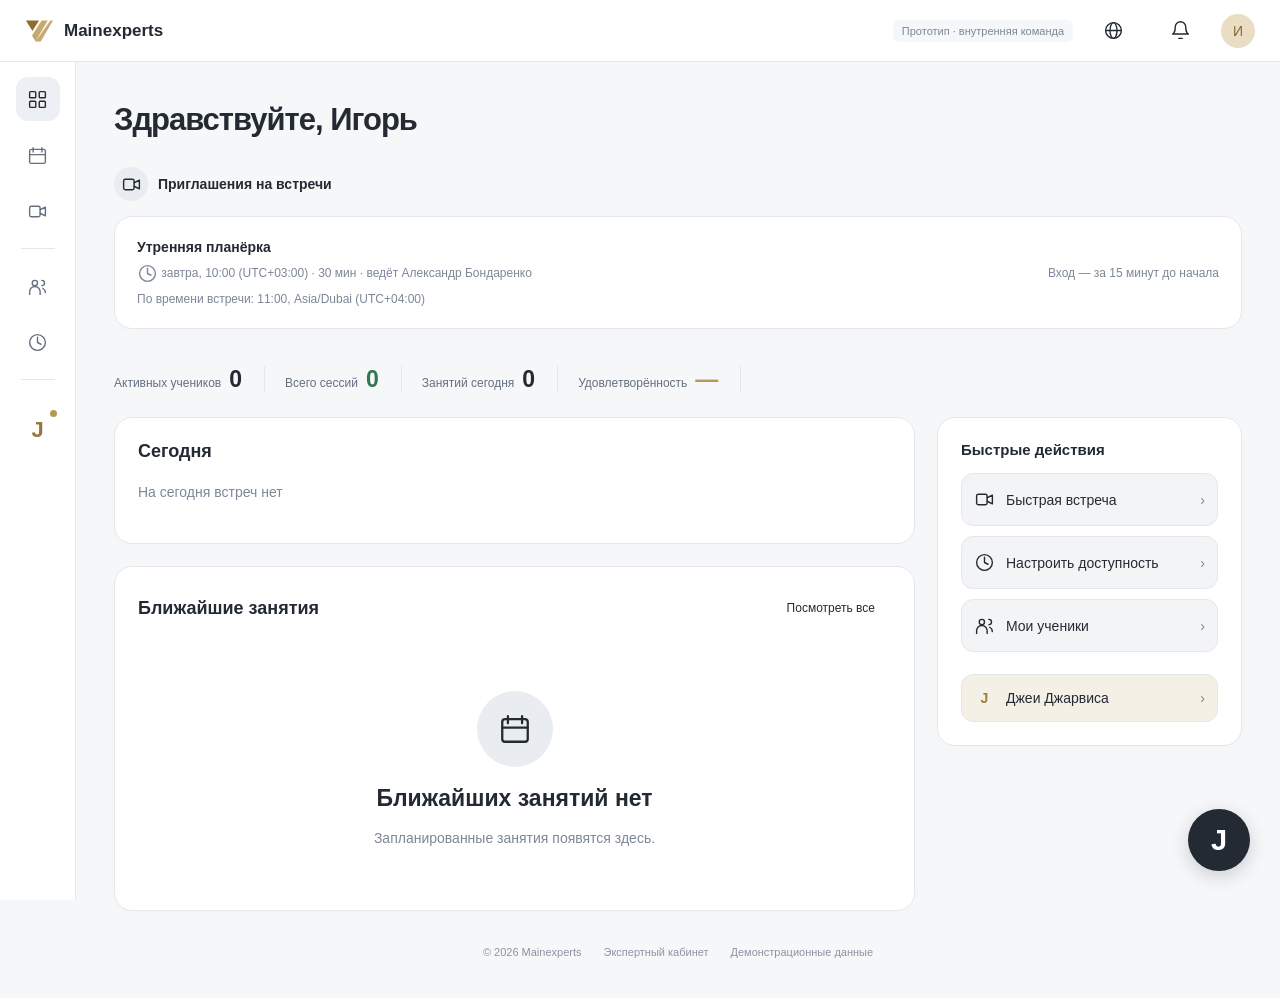
<file: jarvis/index.html>
<!doctype html><html lang="ru"><head><meta charset="utf-8"><meta name="viewport" content="width=device-width,initial-scale=1"><meta name="robots" content="noindex"><title>Джеи Джарвиса — MainExperts</title><style>
:root{--ink:#242a33;--muted:#7d8797;--gold:#b69855;--line:#e4e7ec;--bg:#f6f7f9;--green:#267653}*{box-sizing:border-box}body{margin:0;background:var(--bg);color:var(--ink);font:14px -apple-system,BlinkMacSystemFont,'Segoe UI',Arial,sans-serif}button,input,textarea,select{font:inherit}button,a,input,textarea,select{-webkit-tap-highlight-color:transparent}button{cursor:pointer}button{border:1px solid var(--line);background:white;color:var(--ink);border-radius:11px;padding:11px 16px;transition:.15s}button:hover{background:#f0f1f3}button:disabled{opacity:.5;cursor:wait}button:focus-visible,a:focus-visible{outline:3px solid #c5ac73;outline-offset:3px}.primary{background:var(--ink);border-color:var(--ink);color:white}.primary:hover{background:#3b4350}.gold{background:#f2ecdf;border-color:#e7dcc3;color:#80632b}.ghost{border:0;background:transparent}.icon{width:21px;height:21px;vertical-align:middle;fill:none;stroke:currentColor;stroke-width:1.6;stroke-linecap:round;stroke-linejoin:round}.top{height:62px;border-bottom:1px solid var(--line);background:white;position:sticky;top:0;z-index:3;display:flex;align-items:center;justify-content:space-between;padding:0 25px}.brand{display:flex;gap:11px;align-items:center;font-size:17px;font-weight:650}.brand svg{width:28px;height:28px}.topright{display:flex;gap:14px;align-items:center}.avatar{border:0;background:#e9dec3;border-radius:50%;width:34px;height:34px;padding:0;color:#856a34}.demolabel{font-size:11px;color:var(--muted);padding:5px 9px;background:var(--bg);border-radius:6px}.sidebar{width:76px;position:fixed;top:62px;bottom:0;background:white;border-right:1px solid var(--line);display:flex;align-items:center;flex-direction:column;padding:15px 0;gap:12px;z-index:3}.navbtn{border:0;width:44px;height:44px;padding:10px;background:transparent;position:relative;border-radius:12px;color:#627080}.navbtn.active{background:#eceff3;color:var(--ink)}.navbtn.jnav{margin-top:12px;font-size:22px;font-weight:700;color:#96783b}.navbtn.jnav.active{background:#f1e9d8}.navbtn .dot{position:absolute;top:3px;right:3px;width:7px;height:7px;background:#b69855;border-radius:50%}.sep{height:1px;background:var(--line);width:34px;margin:3px 0}.navbtn:after{content:attr(aria-label);display:none;position:absolute;left:55px;top:8px;white-space:nowrap;background:#242a33;color:white;padding:9px 12px;border-radius:8px;font-size:12px;font-weight:400}.navbtn:hover:after{display:block}main{margin-left:76px;padding:40px 38px;min-height:calc(100vh - 62px)}h1{font-size:31px;letter-spacing:-1px;margin:0 0 9px}h2{font-size:18px;margin:0}h3{font-size:15px;margin:0}.muted{color:var(--muted)}.small{font-size:12px}.sectiontitle{margin:29px 0 15px;display:flex;align-items:center;gap:10px;font-weight:600}.circle{width:34px;height:34px;display:inline-grid;place-items:center;background:#e9ecf0;border-radius:50%}.card{background:white;border:1px solid var(--line);border-radius:18px;padding:23px;box-shadow:0 4px 14px #14243503}.meeting{display:flex;align-items:center;justify-content:space-between;padding:22px}.meeting p{margin:8px 0 0}.stats{display:flex;gap:20px;flex-wrap:wrap;margin:37px 0 24px;color:#647081;font-size:12px}.stats span{border-right:1px solid var(--line);padding-right:22px}.stats strong{font-size:23px;margin-left:8px;color:var(--ink)}.dashboardgrid{display:grid;grid-template-columns:minmax(0,1fr) 305px;gap:22px}.today{height:127px}.today p{margin-top:22px}.upcoming{min-height:345px;margin-top:22px}.cardhead{display:flex;align-items:center;justify-content:space-between}.empty{display:flex;align-items:center;justify-content:center;flex-direction:column;text-align:center;gap:18px;padding:65px 0 35px}.empty .circle{width:76px;height:76px}.empty .icon{width:34px;height:34px}.empty h2{font-size:23px}.empty p{margin:0}.quick{height:max-content}.quick h3{margin-bottom:15px}.quick button{display:flex;align-items:center;gap:11px;text-align:left;width:100%;background:#f3f4f6;margin:10px 0 0;padding:15px 12px;border-radius:12px}.quick button .arrow{margin-left:auto;color:var(--muted)}.foot{font-size:11px;color:#8c94a1;display:flex;gap:22px;justify-content:center;margin:35px 0 0;flex-wrap:wrap}.jfab{position:fixed;bottom:29px;right:30px;background:#242a33;color:white;border-radius:50%;width:62px;height:62px;padding:0;font-size:29px;font-weight:650;border:0;box-shadow:0 5px 18px #16212d30;z-index:6}.jfab:hover{background:#414955;transform:translateY(-2px)}.jfab:before{content:'Джейнуть Джарвису';position:absolute;right:75px;top:15px;font-size:12px;font-weight:500;color:var(--ink);background:white;padding:10px 15px;white-space:nowrap;border:1px solid var(--line);border-radius:9px;opacity:0;pointer-events:none}.jfab:hover:before{opacity:1}.intro{display:flex;justify-content:space-between;align-items:flex-start;gap:15px;margin-bottom:24px}.intro p{margin:0;line-height:1.6}.eyebrow{font-size:11px;letter-spacing:1.5px;color:#a38951;font-weight:600;margin-bottom:10px}.toolbar{display:flex;align-items:center;gap:12px;padding:13px;margin-bottom:19px}.toolbar input{flex:1;min-width:80px;border:0;padding:10px;background:transparent;outline:none}.toolbar select{border:1px solid var(--line);border-radius:9px;padding:10px;background:white;max-width:190px}.jlayout{display:grid;grid-template-columns:390px minmax(0,1fr);gap:20px;align-items:start}.jlist{display:flex;flex-direction:column;gap:10px}.jitem{text-align:left;padding:19px;width:100%;border-radius:15px}.jitem.selected{border-color:#bd9d58;box-shadow:0 0 0 1px #bd9d58;background:#fffcf5}.jitem h3{line-height:1.45;margin:10px 0 13px}.row{display:flex;align-items:center;justify-content:space-between;gap:12px}.jid{color:#a1874e;font-size:12px;font-weight:650}.tag{font-size:11px;font-weight:600;padding:6px 9px;border-radius:7px;background:#eff1f5;color:#60708a;display:inline-block}.tag.green{background:#e8f3ed;color:#287152}.tag.gold{background:#f8efd9;color:#907126}.tag.blue{background:#eaf0fa;color:#516f9c}.details{padding:28px}.details h2{font-size:24px;line-height:1.3;margin:20px 0 15px;letter-spacing:-.4px}.details .desc{line-height:1.75;white-space:pre-wrap}.context{display:flex;flex-wrap:wrap;gap:8px;color:var(--muted);font-size:12px;margin-bottom:24px}.detailsection{border-top:1px solid var(--line);padding-top:22px;margin-top:24px}.timeline{margin-top:20px}.event{position:relative;margin-left:5px;padding:0 0 23px 23px;border-left:1px solid var(--line);line-height:1.5}.event:before{content:'';position:absolute;left:-4px;top:6px;width:7px;height:7px;border-radius:50%;background:#b69855}.event small{display:block;color:var(--muted);margin-bottom:3px}.detailactions{display:flex;gap:9px;flex-wrap:wrap;margin-top:17px}.detailimg{width:100%;max-height:190px;object-fit:contain;object-position:left;border:1px solid var(--line);border-radius:10px;background:#f6f7f9;cursor:zoom-in}.notice{background:#f5f2ea;border:1px solid #e8dfcb;padding:14px 16px;border-radius:11px;font-size:12px;line-height:1.6;color:#7a6946;margin:0 0 20px}.overlay{position:fixed;inset:0;background:#17202c55;backdrop-filter:blur(4px);z-index:10;display:grid;place-items:center;padding:22px}.overlay[hidden],[hidden]{display:none!important}.modal{background:white;border-radius:23px;width:min(900px,100%);max-height:calc(100dvh - 44px);overflow:auto;box-shadow:0 25px 90px #15202c3d;position:relative}.modalheader{display:flex;justify-content:space-between;align-items:flex-start;padding:26px 28px 22px;border-bottom:1px solid var(--line)}.modalheader h2{font-size:25px;letter-spacing:-.7px}.modalheader p{margin:8px 0 0;color:var(--muted);font-size:13px}.jmark{display:grid;place-items:center;width:42px;height:42px;border-radius:12px;background:#f2ecdf;color:#9b7e40;font-size:26px;font-weight:700;margin-right:14px}.close{padding:5px 9px;font-size:24px;line-height:1.1;border:0;background:transparent;color:#8b94a2}.modalbody{padding:25px 28px;display:grid;grid-template-columns:1fr 1fr;gap:25px}.preview{background:var(--bg);border:1px solid var(--line);border-radius:12px;min-height:200px;display:grid;place-items:center;overflow:hidden;position:relative}.preview img{width:100%;max-height:245px;object-fit:contain;cursor:zoom-in}.preview .muted{padding:25px;text-align:center;font-size:12px;line-height:1.7}.previewbar{display:flex;justify-content:space-between;align-items:center;margin-bottom:12px}.previewtools{display:flex;gap:8px;margin-top:10px}.previewtools button{font-size:11px;padding:8px 10px}.screeninfo{margin-top:17px;font-size:12px;line-height:1.8;color:var(--muted)}.tabs{display:flex;padding:4px;background:#f2f3f5;border-radius:11px;margin-bottom:15px}.tabs button{width:50%;border:0;background:transparent;padding:9px;border-radius:8px;color:var(--muted)}.tabs button.active{background:white;color:var(--ink);box-shadow:0 2px 5px #00000008}.fieldlabel{font-weight:600;font-size:12px;display:block;margin:15px 0 9px}textarea{width:100%;min-height:166px;resize:vertical;border:1px solid var(--line);border-radius:11px;padding:14px;line-height:1.6;outline-color:#b69855;color:var(--ink)}.recbox{border:1px dashed #d6dbe3;border-radius:12px;display:flex;align-items:center;flex-direction:column;padding:22px;gap:12px;text-align:center;margin-bottom:12px}.mic{border-radius:50%;width:54px;height:54px;padding:15px;background:#f1e9d8;color:#987a39;border:0}.mic.recording{background:#fae2e1;color:#ad4f49;animation:pulse 1.4s infinite}@keyframes pulse{50%{box-shadow:0 0 0 9px #fae2e177}}.recbox audio{width:100%;height:35px}.formbottom{display:flex;justify-content:space-between;gap:15px;align-items:center;padding:20px 28px;border-top:1px solid var(--line);background:#fcfcfd;border-radius:0 0 23px 23px}.formbottom .primary{min-width:145px}.error{color:#aa4238;line-height:1.5;font-size:12px;margin-top:10px}.toast{position:fixed;bottom:35px;left:50%;transform:translateX(-50%);background:white;box-shadow:0 10px 40px #17203130;border:1px solid #dbe5dc;border-radius:14px;padding:15px 20px;z-index:30;display:flex;align-items:center;gap:17px;max-width:90vw}.toast strong{display:block;margin-bottom:4px}.toast .ok{width:32px;height:32px;border-radius:50%;background:#e8f3ed;color:#267653;display:grid;place-items:center}.toast button{font-size:12px;padding:8px 10px}.zoom img{max-width:95vw;max-height:88dvh;object-fit:contain;border-radius:12px}.zoom .close{position:fixed;top:15px;right:20px;color:white;font-size:32px}.meetinglist{display:grid;gap:15px}.commentform{margin-top:15px;display:flex;gap:9px}.commentform input{flex:1;min-width:0;border:1px solid var(--line);padding:12px;border-radius:9px}.recordstatus{font-size:12px;color:var(--muted);line-height:1.5}.modal .hint{font-size:11px;line-height:1.6;color:var(--muted)}.mobilehead{display:none}.badgecount{background:#e8dec6;border-radius:20px;padding:3px 7px;font-size:10px;margin-left:5px}.emptylist{padding:40px 20px;text-align:center;color:var(--muted);line-height:1.7}
@media(min-width:1600px){main{padding:44px 50px}.upcoming{min-height:420px}}@media(max-width:1100px){.jlayout{grid-template-columns:320px minmax(0,1fr)}.dashboardgrid{grid-template-columns:minmax(0,1fr) 260px}main{padding:30px 24px}.details{padding:20px}}@media(max-width:800px){.sidebar{width:58px}.navbtn{width:40px;height:40px}.navbtn:after{left:48px}main{margin-left:58px;padding:26px 17px}.dashboardgrid{grid-template-columns:1fr}.quick{display:none}.stats{gap:14px}.stats span{padding-right:13px}.jlayout{grid-template-columns:1fr}.details{margin-top:4px}.jitem{padding:14px}.jlist{max-height:300px;overflow:auto;padding:2px}.modalbody{grid-template-columns:1fr;gap:20px}.modalheader{padding:20px}.modalbody{padding:20px}.preview{min-height:120px;max-height:180px}.preview img{max-height:160px}.screeninfo{display:none}.modalheader h2{font-size:22px}.formbottom{padding:16px 20px}.formbottom .hint{max-width:160px}.overlay{padding:10px}.modal{max-height:calc(100dvh - 20px)}.intro{flex-direction:column}.intro>button{align-self:flex-start}.toolbar{flex-wrap:wrap}.toolbar input{width:100%;flex-basis:100%}.toolbar select{flex:1;font-size:12px}h1{font-size:28px}.meeting{align-items:flex-start;gap:15px}.meeting>.small{display:none}.top{padding:0 15px}.demolabel{display:none}.topright{gap:6px}.jfab{width:56px;height:56px;right:19px;bottom:22px}.toast{bottom:87px;min-width:300px;font-size:12px;padding:12px;gap:9px}.foot{margin-bottom:50px}.details h2{font-size:21px}.detailactions button{font-size:12px}}

.attachbar{display:flex;align-items:center;gap:10px;margin-top:12px}.attachbutton{display:inline-flex;align-items:center;gap:8px;font-size:12px;padding:9px 12px}.filelist{display:flex;flex-direction:column;gap:7px;margin-top:10px}.fileitem{display:flex;align-items:center;gap:10px;border:1px solid var(--line);background:#f8f9fb;border-radius:10px;padding:9px 10px;min-width:0}.fileitem .filename{flex:1;min-width:0;overflow:hidden;text-overflow:ellipsis;white-space:nowrap;font-size:12px}.fileitem .filesize{font-size:10px;color:var(--muted);white-space:nowrap}.fileitem button{border:0;background:transparent;padding:2px 6px;font-size:18px;line-height:1}.fileitem a{color:var(--ink);text-decoration:none}.fileitem a:hover{text-decoration:underline}
.tablewrap{overflow:auto;padding:8px}table{width:100%;border-collapse:collapse;text-align:left;font-size:12px}th{color:var(--muted);font-weight:500;padding:15px 12px;white-space:nowrap}td{padding:16px 12px;border-top:1px solid var(--line);vertical-align:top}td strong,td small{display:block;margin-top:7px}td small{color:var(--muted)}tbody tr{cursor:pointer}tbody tr:hover{background:#fffcf5}.dragging{background:#f5f0e5;outline:2px dashed #b69855}.urgentline{display:flex;gap:8px;align-items:center;font-size:12px;margin-top:18px}
</style></head><body>
<svg style="display:none" xmlns="http://www.w3.org/2000/svg"><symbol id="grid" viewBox="0 0 24 24"><rect x="3" y="3" width="7" height="7" rx="1"/><rect x="14" y="3" width="7" height="7" rx="1"/><rect x="3" y="14" width="7" height="7" rx="1"/><rect x="14" y="14" width="7" height="7" rx="1"/></symbol><symbol id="calendar" viewBox="0 0 24 24"><rect x="3" y="5" width="18" height="16" rx="2"/><path d="M7 3v5m10-5v5M3 11h18"/></symbol><symbol id="video" viewBox="0 0 24 24"><rect x="3" y="6" width="12" height="12" rx="2"/><path d="m15 10 6-3v10l-6-3"/></symbol><symbol id="people" viewBox="0 0 24 24"><circle cx="9" cy="8" r="3"/><path d="M3 21v-3a6 6 0 0 1 12 0v3m2-16a3 3 0 0 1 0 6m1 3a6 6 0 0 1 3 5"/></symbol><symbol id="bell" viewBox="0 0 24 24"><path d="M18 8a6 6 0 0 0-12 0c0 7-3 8-3 8h18s-3-1-3-8M10 21h4"/></symbol><symbol id="clock" viewBox="0 0 24 24"><circle cx="12" cy="12" r="9"/><path d="M12 6v6l4 2"/></symbol><symbol id="mic" viewBox="0 0 24 24"><rect x="9" y="2" width="6" height="13" rx="3"/><path d="M5 10v2a7 7 0 0 0 14 0v-2M12 19v3m-4 0h8"/></symbol><symbol id="globe" viewBox="0 0 24 24"><circle cx="12" cy="12" r="9"/><ellipse cx="12" cy="12" rx="4" ry="9"/><path d="M3 12h18"/></symbol></svg>
<div id="app"><header class="top"><div class="brand"><svg viewBox="0 0 32 32"><path fill="#8e6d31" d="M1 4h15L8.5 16z"/><path fill="#c5aa70" d="M19 4h7L12 28l-4-7zM29 4h3L18 28h-6z"/></svg>Mainexperts</div><div class="topright"><span class="demolabel">Прототип · внутренняя команда</span><button class="ghost" aria-label="Язык" data-action="lang"><svg class="icon"><use href="#globe"/></svg></button><button class="ghost" aria-label="Уведомления" data-action="notifications"><svg class="icon"><use href="#bell"/></svg></button><button class="avatar" aria-label="Профиль" data-action="profile">И</button></div></header>
<nav class="sidebar" aria-label="Главное меню"><button class="navbtn active" data-page="home" aria-label="Главная"><svg class="icon"><use href="#grid"/></svg></button><button class="navbtn" data-page="calendar" aria-label="Календарь"><svg class="icon"><use href="#calendar"/></svg></button><button class="navbtn" data-page="meetings" aria-label="Встречи"><svg class="icon"><use href="#video"/></svg></button><div class="sep"></div><button class="navbtn" data-page="students" aria-label="Мои ученики"><svg class="icon"><use href="#people"/></svg></button><button class="navbtn" data-page="availability" aria-label="Доступность"><svg class="icon"><use href="#clock"/></svg></button><div class="sep"></div><button class="navbtn jnav" data-page="js" aria-label="Джеи Джарвиса">J<span class="dot"></span></button></nav>
<main id="main"></main><button class="jfab" id="jfab" title="Джейнуть Джарвису" aria-label="Джейнуть Джарвису">J</button></div>
<div id="composer" class="overlay" hidden><section class="modal" role="dialog" aria-modal="true" aria-labelledby="composeTitle"><header class="modalheader"><div style="display:flex"><div class="jmark">J</div><div><h2 id="composeTitle">Джейнуть Джарвису</h2><p>Покажите экран. Расскажите, что изменить.</p></div></div><button class="close" data-action="close" aria-label="Закрыть">×</button></header><div class="modalbody"><div><div class="previewbar"><strong class="small">Ваш экран</strong><span id="captureLabel" class="small muted">Снимок готов</span></div><div class="preview" id="preview"></div><div class="previewtools"><button data-action="recapture">Переснять</button><button data-action="removeScreenshot">Удалить снимок</button></div><p class="hint">Снимок только этой страницы. Перед отправкой проверьте, что на нём нет лишних данных.</p><div class="screeninfo"><span id="contextLabel"></span><br>Кабинет эксперта · Демонстрационная среда</div></div><div><div class="tabs" role="tablist" aria-label="Способ описания"><button id="textTab" class="active" role="tab" aria-selected="true" data-mode="text">Текст</button><button id="voiceTab" role="tab" aria-selected="false" data-mode="voice">Голос</button></div><div id="voicePanel" hidden><div class="recbox"><button id="record" class="mic" aria-label="Начать запись"><svg class="icon"><use href="#mic"/></svg></button><strong id="recordTime">Надиктовать джей</strong><div class="recordstatus" id="recordStatus">Нажмите на микрофон, чтобы начать запись.</div><audio id="audioPreview" controls hidden></audio></div></div><label class="fieldlabel" for="description" id="descriptionLabel">Что нужно исправить или добавить?</label><textarea id="description" maxlength="5000" placeholder="Например: на главной не вижу прошедшие встречи. Хочу открывать запись отсюда."></textarea><p class="hint" id="textHint">Достаточно описать своими словами. Джарвис разберётся в контексте.</p><div class="attachbar"><button type="button" id="attachFiles" class="attachbutton" aria-label="Прикрепить файлы"><svg class="icon" viewBox="0 0 24 24"><path d="m8 13 7-7a3 3 0 0 1 4 4L9 20a5 5 0 0 1-7-7L13 2a2 2 0 0 1 3 3L5 16a1 1 0 0 0 2 2l10-10"/></svg>Прикрепить файлы</button><span id="fileCount" class="small muted"></span><input id="fileInput" type="file" multiple hidden></div><div id="draftFiles" class="filelist" aria-label="Прикреплённые файлы"></div><p class="hint">Вставьте изображение через Ctrl / ⌘ + V или перетащите файлы в это окно.</p><label class="urgentline"><input type="checkbox" id="urgent"> Срочно</label><p class="hint">Сигнал для команды. Итоговый приоритет определяется при разборе.</p><div id="formError" class="error" role="alert"></div></div></div><footer class="formbottom"><span class="hint">Джей сохранится в этом браузере.<br>Прототип не отправляет его команде.</span><button id="submit" class="primary">Джейнуть <span style="margin-left:14px">↗</span></button></footer></section></div>
<div id="zoom" class="overlay zoom" hidden role="dialog" aria-label="Снимок экрана"><button class="close" aria-label="Закрыть снимок">×</button><img alt="Снимок экрана джея"></div><div id="toast" class="toast" hidden role="status"></div>
<script>/*!
 * html2canvas 1.4.1 <https://html2canvas.hertzen.com>
 * Copyright (c) 2022 Niklas von Hertzen <https://hertzen.com>
 * Released under MIT License
 */
!function(A,e){"object"==typeof exports&&"undefined"!=typeof module?module.exports=e():"function"==typeof define&&define.amd?define(e):(A="undefined"!=typeof globalThis?globalThis:A||self).html2canvas=e()}(this,function(){"use strict";
/*! *****************************************************************************
    Copyright (c) Microsoft Corporation.

    Permission to use, copy, modify, and/or distribute this software for any
    purpose with or without fee is hereby granted.

    THE SOFTWARE IS PROVIDED "AS IS" AND THE AUTHOR DISCLAIMS ALL WARRANTIES WITH
    REGARD TO THIS SOFTWARE INCLUDING ALL IMPLIED WARRANTIES OF MERCHANTABILITY
    AND FITNESS. IN NO EVENT SHALL THE AUTHOR BE LIABLE FOR ANY SPECIAL, DIRECT,
    INDIRECT, OR CONSEQUENTIAL DAMAGES OR ANY DAMAGES WHATSOEVER RESULTING FROM
    LOSS OF USE, DATA OR PROFITS, WHETHER IN AN ACTION OF CONTRACT, NEGLIGENCE OR
    OTHER TORTIOUS ACTION, ARISING OUT OF OR IN CONNECTION WITH THE USE OR
    PERFORMANCE OF THIS SOFTWARE.
    ***************************************************************************** */var r=function(A,e){return(r=Object.setPrototypeOf||{__proto__:[]}instanceof Array&&function(A,e){A.__proto__=e}||function(A,e){for(var t in e)Object.prototype.hasOwnProperty.call(e,t)&&(A[t]=e[t])})(A,e)};function A(A,e){if("function"!=typeof e&&null!==e)throw new TypeError("Class extends value "+String(e)+" is not a constructor or null");function t(){this.constructor=A}r(A,e),A.prototype=null===e?Object.create(e):(t.prototype=e.prototype,new t)}var h=function(){return(h=Object.assign||function(A){for(var e,t=1,r=arguments.length;t<r;t++)for(var B in e=arguments[t])Object.prototype.hasOwnProperty.call(e,B)&&(A[B]=e[B]);return A}).apply(this,arguments)};function a(A,s,o,i){return new(o=o||Promise)(function(t,e){function r(A){try{n(i.next(A))}catch(A){e(A)}}function B(A){try{n(i.throw(A))}catch(A){e(A)}}function n(A){var e;A.done?t(A.value):((e=A.value)instanceof o?e:new o(function(A){A(e)})).then(r,B)}n((i=i.apply(A,s||[])).next())})}function H(t,r){var B,n,s,o={label:0,sent:function(){if(1&s[0])throw s[1];return s[1]},trys:[],ops:[]},A={next:e(0),throw:e(1),return:e(2)};return"function"==typeof Symbol&&(A[Symbol.iterator]=function(){return this}),A;function e(e){return function(A){return function(e){if(B)throw new TypeError("Generator is already executing.");for(;o;)try{if(B=1,n&&(s=2&e[0]?n.return:e[0]?n.throw||((s=n.return)&&s.call(n),0):n.next)&&!(s=s.call(n,e[1])).done)return s;switch(n=0,(e=s?[2&e[0],s.value]:e)[0]){case 0:case 1:s=e;break;case 4:return o.label++,{value:e[1],done:!1};case 5:o.label++,n=e[1],e=[0];continue;case 7:e=o.ops.pop(),o.trys.pop();continue;default:if(!(s=0<(s=o.trys).length&&s[s.length-1])&&(6===e[0]||2===e[0])){o=0;continue}if(3===e[0]&&(!s||e[1]>s[0]&&e[1]<s[3])){o.label=e[1];break}if(6===e[0]&&o.label<s[1]){o.label=s[1],s=e;break}if(s&&o.label<s[2]){o.label=s[2],o.ops.push(e);break}s[2]&&o.ops.pop(),o.trys.pop();continue}e=r.call(t,o)}catch(A){e=[6,A],n=0}finally{B=s=0}if(5&e[0])throw e[1];return{value:e[0]?e[1]:void 0,done:!0}}([e,A])}}}function t(A,e,t){if(t||2===arguments.length)for(var r,B=0,n=e.length;B<n;B++)!r&&B in e||((r=r||Array.prototype.slice.call(e,0,B))[B]=e[B]);return A.concat(r||e)}var d=(B.prototype.add=function(A,e,t,r){return new B(this.left+A,this.top+e,this.width+t,this.height+r)},B.fromClientRect=function(A,e){return new B(e.left+A.windowBounds.left,e.top+A.windowBounds.top,e.width,e.height)},B.fromDOMRectList=function(A,e){e=Array.from(e).find(function(A){return 0!==A.width});return e?new B(e.left+A.windowBounds.left,e.top+A.windowBounds.top,e.width,e.height):B.EMPTY},B.EMPTY=new B(0,0,0,0),B);function B(A,e,t,r){this.left=A,this.top=e,this.width=t,this.height=r}for(var f=function(A,e){return d.fromClientRect(A,e.getBoundingClientRect())},Q=function(A){for(var e=[],t=0,r=A.length;t<r;){var B,n=A.charCodeAt(t++);55296<=n&&n<=56319&&t<r?56320==(64512&(B=A.charCodeAt(t++)))?e.push(((1023&n)<<10)+(1023&B)+65536):(e.push(n),t--):e.push(n)}return e},g=function(){for(var A=[],e=0;e<arguments.length;e++)A[e]=arguments[e];if(String.fromCodePoint)return String.fromCodePoint.apply(String,A);var t=A.length;if(!t)return"";for(var r=[],B=-1,n="";++B<t;){var s=A[B];s<=65535?r.push(s):(s-=65536,r.push(55296+(s>>10),s%1024+56320)),(B+1===t||16384<r.length)&&(n+=String.fromCharCode.apply(String,r),r.length=0)}return n},e="ABCDEFGHIJKLMNOPQRSTUVWXYZabcdefghijklmnopqrstuvwxyz0123456789+/",n="undefined"==typeof Uint8Array?[]:new Uint8Array(256),s=0;s<e.length;s++)n[e.charCodeAt(s)]=s;for(var o="ABCDEFGHIJKLMNOPQRSTUVWXYZabcdefghijklmnopqrstuvwxyz0123456789+/",c="undefined"==typeof Uint8Array?[]:new Uint8Array(256),i=0;i<o.length;i++)c[o.charCodeAt(i)]=i;function w(A,e,t){return A.slice?A.slice(e,t):new Uint16Array(Array.prototype.slice.call(A,e,t))}var U=(l.prototype.get=function(A){var e;if(0<=A){if(A<55296||56319<A&&A<=65535)return e=this.index[A>>5],this.data[e=(e<<2)+(31&A)];if(A<=65535)return e=this.index[2048+(A-55296>>5)],this.data[e=(e<<2)+(31&A)];if(A<this.highStart)return e=this.index[e=2080+(A>>11)],e=this.index[e+=A>>5&63],this.data[e=(e<<2)+(31&A)];if(A<=1114111)return this.data[this.highValueIndex]}return this.errorValue},l);function l(A,e,t,r,B,n){this.initialValue=A,this.errorValue=e,this.highStart=t,this.highValueIndex=r,this.index=B,this.data=n}for(var C="ABCDEFGHIJKLMNOPQRSTUVWXYZabcdefghijklmnopqrstuvwxyz0123456789+/",u="undefined"==typeof Uint8Array?[]:new Uint8Array(256),F=0;F<C.length;F++)u[C.charCodeAt(F)]=F;function p(A,e,t,r){var B=r[t];if(Array.isArray(A)?-1!==A.indexOf(B):A===B)for(var n=t;n<=r.length;){if((o=r[++n])===e)return 1;if(o!==D)break}if(B===D)for(n=t;0<n;){var s=r[--n];if(Array.isArray(A)?-1!==A.indexOf(s):A===s)for(var o,i=t;i<=r.length;){if((o=r[++i])===e)return 1;if(o!==D)break}if(s!==D)break}}function E(A,e){for(var t=A;0<=t;){var r=e[t];if(r!==D)return r;t--}return 0}function I(t,A){var e=(B=function(A,r){void 0===r&&(r="strict");var B=[],n=[],s=[];return A.forEach(function(A,e){var t=rA.get(A);if(50<t?(s.push(!0),t-=50):s.push(!1),-1!==["normal","auto","loose"].indexOf(r)&&-1!==[8208,8211,12316,12448].indexOf(A))return n.push(e),B.push(16);if(4!==t&&11!==t)return n.push(e),31===t?B.push("strict"===r?O:q):t===AA||29===t?B.push(J):43===t?131072<=A&&A<=196605||196608<=A&&A<=262141?B.push(q):B.push(J):void B.push(t);if(0===e)return n.push(e),B.push(J);t=B[e-1];return-1===iA.indexOf(t)?(n.push(n[e-1]),B.push(t)):(n.push(e),B.push(J))}),[n,B,s]}(t,(A=A||{lineBreak:"normal",wordBreak:"normal"}).lineBreak))[0],r=B[1],B=B[2];return[e,r="break-all"===A.wordBreak||"break-word"===A.wordBreak?r.map(function(A){return-1!==[R,J,AA].indexOf(A)?q:A}):r,"keep-all"===A.wordBreak?B.map(function(A,e){return A&&19968<=t[e]&&t[e]<=40959}):void 0]}var y,K,m,L,b,D=10,v=13,x=15,M=17,S=18,T=19,G=20,O=21,V=22,k=24,R=25,N=26,P=27,X=28,J=30,Y=32,W=33,Z=34,_=35,q=37,j=38,z=39,$=40,AA=42,eA=[9001,65288],tA="×",rA=(m=function(A){var e,t,r,B,n=.75*A.length,s=A.length,o=0;"="===A[A.length-1]&&(n--,"="===A[A.length-2]&&n--);for(var n=new("undefined"!=typeof ArrayBuffer&&"undefined"!=typeof Uint8Array&&void 0!==Uint8Array.prototype.slice?ArrayBuffer:Array)(n),i=Array.isArray(n)?n:new Uint8Array(n),Q=0;Q<s;Q+=4)e=c[A.charCodeAt(Q)],t=c[A.charCodeAt(Q+1)],r=c[A.charCodeAt(Q+2)],B=c[A.charCodeAt(Q+3)],i[o++]=e<<2|t>>4,i[o++]=(15&t)<<4|r>>2,i[o++]=(3&r)<<6|63&B;return n}(y="[base64]/[base64]/[base64]/8DvwO/A78DvwO/A78DvwO/A78DvwO/A78DvwO/A78DvwO/A78DvwO/A78DvwO/A78DvwO/[base64]/CzAAMACHC4sLkwubC58Lpwt1AK4Ltgt1APsDMAAwADAAMAAwADAAMAAwAL4LwwvLC9IL1wvdCzAAMADlC+kL8Qv5C/[base64]/[base64]/[base64]//[base64]"),L=Array.isArray(m)?function(A){for(var e=A.length,t=[],r=0;r<e;r+=4)t.push(A[r+3]<<24|A[r+2]<<16|A[r+1]<<8|A[r]);return t}(m):new Uint32Array(m),b=Array.isArray(m)?function(A){for(var e=A.length,t=[],r=0;r<e;r+=2)t.push(A[r+1]<<8|A[r]);return t}(m):new Uint16Array(m),y=w(b,12,L[4]/2),K=2===L[5]?w(b,(24+L[4])/2):(m=L,b=Math.ceil((24+L[4])/4),m.slice?m.slice(b,K):new Uint32Array(Array.prototype.slice.call(m,b,K))),new U(L[0],L[1],L[2],L[3],y,K)),BA=[J,36],nA=[1,2,3,5],sA=[D,8],oA=[P,N],iA=nA.concat(sA),QA=[j,z,$,Z,_],cA=[x,v],aA=(gA.prototype.slice=function(){return g.apply(void 0,this.codePoints.slice(this.start,this.end))},gA);function gA(A,e,t,r){this.codePoints=A,this.required="!"===e,this.start=t,this.end=r}function wA(A,e){var t=Q(A),r=(e=I(t,e))[0],B=e[1],n=e[2],s=t.length,o=0,i=0;return{next:function(){if(s<=i)return{done:!0,value:null};for(var A=tA;i<s&&(A=function(A,e,t,r,B){if(0===t[r])return tA;var n=r-1;if(Array.isArray(B)&&!0===B[n])return tA;var s=n-1,o=1+n,i=e[n],r=0<=s?e[s]:0,B=e[o];if(2===i&&3===B)return tA;if(-1!==nA.indexOf(i))return"!";if(-1!==nA.indexOf(B))return tA;if(-1!==sA.indexOf(B))return tA;if(8===E(n,e))return"÷";if(11===rA.get(A[n]))return tA;if((i===Y||i===W)&&11===rA.get(A[o]))return tA;if(7===i||7===B)return tA;if(9===i)return tA;if(-1===[D,v,x].indexOf(i)&&9===B)return tA;if(-1!==[M,S,T,k,X].indexOf(B))return tA;if(E(n,e)===V)return tA;if(p(23,V,n,e))return tA;if(p([M,S],O,n,e))return tA;if(p(12,12,n,e))return tA;if(i===D)return"÷";if(23===i||23===B)return tA;if(16===B||16===i)return"÷";if(-1!==[v,x,O].indexOf(B)||14===i)return tA;if(36===r&&-1!==cA.indexOf(i))return tA;if(i===X&&36===B)return tA;if(B===G)return tA;if(-1!==BA.indexOf(B)&&i===R||-1!==BA.indexOf(i)&&B===R)return tA;if(i===P&&-1!==[q,Y,W].indexOf(B)||-1!==[q,Y,W].indexOf(i)&&B===N)return tA;if(-1!==BA.indexOf(i)&&-1!==oA.indexOf(B)||-1!==oA.indexOf(i)&&-1!==BA.indexOf(B))return tA;if(-1!==[P,N].indexOf(i)&&(B===R||-1!==[V,x].indexOf(B)&&e[1+o]===R)||-1!==[V,x].indexOf(i)&&B===R||i===R&&-1!==[R,X,k].indexOf(B))return tA;if(-1!==[R,X,k,M,S].indexOf(B))for(var Q=n;0<=Q;){if((c=e[Q])===R)return tA;if(-1===[X,k].indexOf(c))break;Q--}if(-1!==[P,N].indexOf(B))for(var c,Q=-1!==[M,S].indexOf(i)?s:n;0<=Q;){if((c=e[Q])===R)return tA;if(-1===[X,k].indexOf(c))break;Q--}if(j===i&&-1!==[j,z,Z,_].indexOf(B)||-1!==[z,Z].indexOf(i)&&-1!==[z,$].indexOf(B)||-1!==[$,_].indexOf(i)&&B===$)return tA;if(-1!==QA.indexOf(i)&&-1!==[G,N].indexOf(B)||-1!==QA.indexOf(B)&&i===P)return tA;if(-1!==BA.indexOf(i)&&-1!==BA.indexOf(B))return tA;if(i===k&&-1!==BA.indexOf(B))return tA;if(-1!==BA.concat(R).indexOf(i)&&B===V&&-1===eA.indexOf(A[o])||-1!==BA.concat(R).indexOf(B)&&i===S)return tA;if(41===i&&41===B){for(var a=t[n],g=1;0<a&&41===e[--a];)g++;if(g%2!=0)return tA}return i===Y&&B===W?tA:"÷"}(t,B,r,++i,n))===tA;);if(A===tA&&i!==s)return{done:!0,value:null};var e=new aA(t,A,o,i);return o=i,{value:e,done:!1}}}}function UA(A){return 48<=A&&A<=57}function lA(A){return UA(A)||65<=A&&A<=70||97<=A&&A<=102}function CA(A){return 10===A||9===A||32===A}function uA(A){return 97<=(t=e=A)&&t<=122||65<=(e=e)&&e<=90||128<=A||95===A;var e,t}function FA(A){return uA(A)||UA(A)||45===A}function hA(A,e){return 92===A&&10!==e}function dA(A,e,t){return 45===A?uA(e)||hA(e,t):!!uA(A)||92===A&&10!==e}function fA(A,e,t){return 43===A||45===A?!!UA(e)||46===e&&UA(t):UA(46===A?e:A)}var HA={type:2},pA={type:3},EA={type:4},IA={type:13},yA={type:8},KA={type:21},mA={type:9},LA={type:10},bA={type:11},DA={type:12},vA={type:14},xA={type:23},MA={type:1},SA={type:25},TA={type:24},GA={type:26},OA={type:27},VA={type:28},kA={type:29},RA={type:31},NA={type:32},PA=(XA.prototype.write=function(A){this._value=this._value.concat(Q(A))},XA.prototype.read=function(){for(var A=[],e=this.consumeToken();e!==NA;)A.push(e),e=this.consumeToken();return A},XA.prototype.consumeToken=function(){var A=this.consumeCodePoint();switch(A){case 34:return this.consumeStringToken(34);case 35:var e=this.peekCodePoint(0),t=this.peekCodePoint(1),r=this.peekCodePoint(2);if(FA(e)||hA(t,r)){var B=dA(e,t,r)?2:1;return{type:5,value:this.consumeName(),flags:B}}break;case 36:if(61===this.peekCodePoint(0))return this.consumeCodePoint(),IA;break;case 39:return this.consumeStringToken(39);case 40:return HA;case 41:return pA;case 42:if(61===this.peekCodePoint(0))return this.consumeCodePoint(),vA;break;case 43:if(fA(A,this.peekCodePoint(0),this.peekCodePoint(1)))return this.reconsumeCodePoint(A),this.consumeNumericToken();break;case 44:return EA;case 45:var r=A,B=this.peekCodePoint(0),n=this.peekCodePoint(1);if(fA(r,B,n))return this.reconsumeCodePoint(A),this.consumeNumericToken();if(dA(r,B,n))return this.reconsumeCodePoint(A),this.consumeIdentLikeToken();if(45===B&&62===n)return this.consumeCodePoint(),this.consumeCodePoint(),TA;break;case 46:if(fA(A,this.peekCodePoint(0),this.peekCodePoint(1)))return this.reconsumeCodePoint(A),this.consumeNumericToken();break;case 47:if(42===this.peekCodePoint(0))for(this.consumeCodePoint();;){var s=this.consumeCodePoint();if(42===s&&47===(s=this.consumeCodePoint()))return this.consumeToken();if(-1===s)return this.consumeToken()}break;case 58:return GA;case 59:return OA;case 60:if(33===this.peekCodePoint(0)&&45===this.peekCodePoint(1)&&45===this.peekCodePoint(2))return this.consumeCodePoint(),this.consumeCodePoint(),SA;break;case 64:var n=this.peekCodePoint(0),o=this.peekCodePoint(1),i=this.peekCodePoint(2);if(dA(n,o,i))return{type:7,value:this.consumeName()};break;case 91:return VA;case 92:if(hA(A,this.peekCodePoint(0)))return this.reconsumeCodePoint(A),this.consumeIdentLikeToken();break;case 93:return kA;case 61:if(61===this.peekCodePoint(0))return this.consumeCodePoint(),yA;break;case 123:return bA;case 125:return DA;case 117:case 85:o=this.peekCodePoint(0),i=this.peekCodePoint(1);return 43!==o||!lA(i)&&63!==i||(this.consumeCodePoint(),this.consumeUnicodeRangeToken()),this.reconsumeCodePoint(A),this.consumeIdentLikeToken();case 124:if(61===this.peekCodePoint(0))return this.consumeCodePoint(),mA;if(124===this.peekCodePoint(0))return this.consumeCodePoint(),KA;break;case 126:if(61===this.peekCodePoint(0))return this.consumeCodePoint(),LA;break;case-1:return NA}return CA(A)?(this.consumeWhiteSpace(),RA):UA(A)?(this.reconsumeCodePoint(A),this.consumeNumericToken()):uA(A)?(this.reconsumeCodePoint(A),this.consumeIdentLikeToken()):{type:6,value:g(A)}},XA.prototype.consumeCodePoint=function(){var A=this._value.shift();return void 0===A?-1:A},XA.prototype.reconsumeCodePoint=function(A){this._value.unshift(A)},XA.prototype.peekCodePoint=function(A){return A>=this._value.length?-1:this._value[A]},XA.prototype.consumeUnicodeRangeToken=function(){for(var A=[],e=this.consumeCodePoint();lA(e)&&A.length<6;)A.push(e),e=this.consumeCodePoint();for(var t=!1;63===e&&A.length<6;)A.push(e),e=this.consumeCodePoint(),t=!0;if(t)return{type:30,start:parseInt(g.apply(void 0,A.map(function(A){return 63===A?48:A})),16),end:parseInt(g.apply(void 0,A.map(function(A){return 63===A?70:A})),16)};var r=parseInt(g.apply(void 0,A),16);if(45===this.peekCodePoint(0)&&lA(this.peekCodePoint(1))){this.consumeCodePoint();for(var e=this.consumeCodePoint(),B=[];lA(e)&&B.length<6;)B.push(e),e=this.consumeCodePoint();return{type:30,start:r,end:parseInt(g.apply(void 0,B),16)}}return{type:30,start:r,end:r}},XA.prototype.consumeIdentLikeToken=function(){var A=this.consumeName();return"url"===A.toLowerCase()&&40===this.peekCodePoint(0)?(this.consumeCodePoint(),this.consumeUrlToken()):40===this.peekCodePoint(0)?(this.consumeCodePoint(),{type:19,value:A}):{type:20,value:A}},XA.prototype.consumeUrlToken=function(){var A=[];if(this.consumeWhiteSpace(),-1===this.peekCodePoint(0))return{type:22,value:""};var e,t=this.peekCodePoint(0);if(39===t||34===t){t=this.consumeStringToken(this.consumeCodePoint());return 0===t.type&&(this.consumeWhiteSpace(),-1===this.peekCodePoint(0)||41===this.peekCodePoint(0))?(this.consumeCodePoint(),{type:22,value:t.value}):(this.consumeBadUrlRemnants(),xA)}for(;;){var r=this.consumeCodePoint();if(-1===r||41===r)return{type:22,value:g.apply(void 0,A)};if(CA(r))return this.consumeWhiteSpace(),-1===this.peekCodePoint(0)||41===this.peekCodePoint(0)?(this.consumeCodePoint(),{type:22,value:g.apply(void 0,A)}):(this.consumeBadUrlRemnants(),xA);if(34===r||39===r||40===r||(0<=(e=r)&&e<=8||11===e||14<=e&&e<=31||127===e))return this.consumeBadUrlRemnants(),xA;if(92===r){if(!hA(r,this.peekCodePoint(0)))return this.consumeBadUrlRemnants(),xA;A.push(this.consumeEscapedCodePoint())}else A.push(r)}},XA.prototype.consumeWhiteSpace=function(){for(;CA(this.peekCodePoint(0));)this.consumeCodePoint()},XA.prototype.consumeBadUrlRemnants=function(){for(;;){var A=this.consumeCodePoint();if(41===A||-1===A)return;hA(A,this.peekCodePoint(0))&&this.consumeEscapedCodePoint()}},XA.prototype.consumeStringSlice=function(A){for(var e="";0<A;){var t=Math.min(5e4,A);e+=g.apply(void 0,this._value.splice(0,t)),A-=t}return this._value.shift(),e},XA.prototype.consumeStringToken=function(A){for(var e="",t=0;;){var r,B=this._value[t];if(-1===B||void 0===B||B===A)return{type:0,value:e+=this.consumeStringSlice(t)};if(10===B)return this._value.splice(0,t),MA;92!==B||-1!==(r=this._value[t+1])&&void 0!==r&&(10===r?(e+=this.consumeStringSlice(t),t=-1,this._value.shift()):hA(B,r)&&(e+=this.consumeStringSlice(t),e+=g(this.consumeEscapedCodePoint()),t=-1)),t++}},XA.prototype.consumeNumber=function(){var A=[],e=4;for(43!==(t=this.peekCodePoint(0))&&45!==t||A.push(this.consumeCodePoint());UA(this.peekCodePoint(0));)A.push(this.consumeCodePoint());var t=this.peekCodePoint(0),r=this.peekCodePoint(1);if(46===t&&UA(r))for(A.push(this.consumeCodePoint(),this.consumeCodePoint()),e=8;UA(this.peekCodePoint(0));)A.push(this.consumeCodePoint());t=this.peekCodePoint(0);var r=this.peekCodePoint(1),B=this.peekCodePoint(2);if((69===t||101===t)&&((43===r||45===r)&&UA(B)||UA(r)))for(A.push(this.consumeCodePoint(),this.consumeCodePoint()),e=8;UA(this.peekCodePoint(0));)A.push(this.consumeCodePoint());return[function(A){var e=0,t=1;43!==A[e]&&45!==A[e]||(45===A[e]&&(t=-1),e++);for(var r=[];UA(A[e]);)r.push(A[e++]);var B=r.length?parseInt(g.apply(void 0,r),10):0;46===A[e]&&e++;for(var n=[];UA(A[e]);)n.push(A[e++]);var s=n.length,o=s?parseInt(g.apply(void 0,n),10):0;69!==A[e]&&101!==A[e]||e++;var i=1;43!==A[e]&&45!==A[e]||(45===A[e]&&(i=-1),e++);for(var Q=[];UA(A[e]);)Q.push(A[e++]);var c=Q.length?parseInt(g.apply(void 0,Q),10):0;return t*(B+o*Math.pow(10,-s))*Math.pow(10,i*c)}(A),e]},XA.prototype.consumeNumericToken=function(){var A=this.consumeNumber(),e=A[0],t=A[1],r=this.peekCodePoint(0),B=this.peekCodePoint(1),A=this.peekCodePoint(2);return dA(r,B,A)?{type:15,number:e,flags:t,unit:this.consumeName()}:37===r?(this.consumeCodePoint(),{type:16,number:e,flags:t}):{type:17,number:e,flags:t}},XA.prototype.consumeEscapedCodePoint=function(){var A,e=this.consumeCodePoint();if(lA(e)){for(var t=g(e);lA(this.peekCodePoint(0))&&t.length<6;)t+=g(this.consumeCodePoint());CA(this.peekCodePoint(0))&&this.consumeCodePoint();var r=parseInt(t,16);return 0===r||55296<=(A=r)&&A<=57343||1114111<r?65533:r}return-1===e?65533:e},XA.prototype.consumeName=function(){for(var A="";;){var e=this.consumeCodePoint();if(FA(e))A+=g(e);else{if(!hA(e,this.peekCodePoint(0)))return this.reconsumeCodePoint(e),A;A+=g(this.consumeEscapedCodePoint())}}},XA);function XA(){this._value=[]}var JA=(YA.create=function(A){var e=new PA;return e.write(A),new YA(e.read())},YA.parseValue=function(A){return YA.create(A).parseComponentValue()},YA.parseValues=function(A){return YA.create(A).parseComponentValues()},YA.prototype.parseComponentValue=function(){for(var A=this.consumeToken();31===A.type;)A=this.consumeToken();if(32===A.type)throw new SyntaxError("Error parsing CSS component value, unexpected EOF");this.reconsumeToken(A);for(var e=this.consumeComponentValue();31===(A=this.consumeToken()).type;);if(32===A.type)return e;throw new SyntaxError("Error parsing CSS component value, multiple values found when expecting only one")},YA.prototype.parseComponentValues=function(){for(var A=[];;){var e=this.consumeComponentValue();if(32===e.type)return A;A.push(e),A.push()}},YA.prototype.consumeComponentValue=function(){var A=this.consumeToken();switch(A.type){case 11:case 28:case 2:return this.consumeSimpleBlock(A.type);case 19:return this.consumeFunction(A)}return A},YA.prototype.consumeSimpleBlock=function(A){for(var e={type:A,values:[]},t=this.consumeToken();;){if(32===t.type||ce(t,A))return e;this.reconsumeToken(t),e.values.push(this.consumeComponentValue()),t=this.consumeToken()}},YA.prototype.consumeFunction=function(A){for(var e={name:A.value,values:[],type:18};;){var t=this.consumeToken();if(32===t.type||3===t.type)return e;this.reconsumeToken(t),e.values.push(this.consumeComponentValue())}},YA.prototype.consumeToken=function(){var A=this._tokens.shift();return void 0===A?NA:A},YA.prototype.reconsumeToken=function(A){this._tokens.unshift(A)},YA);function YA(A){this._tokens=A}function WA(A){return 15===A.type}function ZA(A){return 17===A.type}function _A(A){return 20===A.type}function qA(A){return 0===A.type}function jA(A,e){return _A(A)&&A.value===e}function zA(A){return 31!==A.type}function $A(A){return 31!==A.type&&4!==A.type}function Ae(A){var e=[],t=[];return A.forEach(function(A){if(4===A.type){if(0===t.length)throw new Error("Error parsing function args, zero tokens for arg");return e.push(t),void(t=[])}31!==A.type&&t.push(A)}),t.length&&e.push(t),e}function ee(A){return 17===A.type||15===A.type}function te(A){return 16===A.type||ee(A)}function re(A){return 1<A.length?[A[0],A[1]]:[A[0]]}function Be(A,e,t){var r=A[0],A=A[1];return[Ue(r,e),Ue(void 0!==A?A:r,t)]}function ne(A){return 15===A.type&&("deg"===A.unit||"grad"===A.unit||"rad"===A.unit||"turn"===A.unit)}function se(A){switch(A.filter(_A).map(function(A){return A.value}).join(" ")){case"to bottom right":case"to right bottom":case"left top":case"top left":return[ae,ae];case"to top":case"bottom":return Ce(0);case"to bottom left":case"to left bottom":case"right top":case"top right":return[ae,we];case"to right":case"left":return Ce(90);case"to top left":case"to left top":case"right bottom":case"bottom right":return[we,we];case"to bottom":case"top":return Ce(180);case"to top right":case"to right top":case"left bottom":case"bottom left":return[we,ae];case"to left":case"right":return Ce(270)}return 0}function oe(A){return 0==(255&A)}function ie(A){var e=255&A,t=255&A>>8,r=255&A>>16,A=255&A>>24;return e<255?"rgba("+A+","+r+","+t+","+e/255+")":"rgb("+A+","+r+","+t+")"}function Qe(A,e){if(17===A.type)return A.number;if(16!==A.type)return 0;var t=3===e?1:255;return 3===e?A.number/100*t:Math.round(A.number/100*t)}var ce=function(A,e){return 11===e&&12===A.type||(28===e&&29===A.type||2===e&&3===A.type)},ae={type:17,number:0,flags:4},ge={type:16,number:50,flags:4},we={type:16,number:100,flags:4},Ue=function(A,e){if(16===A.type)return A.number/100*e;if(WA(A))switch(A.unit){case"rem":case"em":return 16*A.number;default:return A.number}return A.number},le=function(A,e){if(15===e.type)switch(e.unit){case"deg":return Math.PI*e.number/180;case"grad":return Math.PI/200*e.number;case"rad":return e.number;case"turn":return 2*Math.PI*e.number}throw new Error("Unsupported angle type")},Ce=function(A){return Math.PI*A/180},ue=function(A,e){if(18===e.type){var t=me[e.name];if(void 0===t)throw new Error('Attempting to parse an unsupported color function "'+e.name+'"');return t(A,e.values)}if(5===e.type){if(3===e.value.length){var r=e.value.substring(0,1),B=e.value.substring(1,2),n=e.value.substring(2,3);return Fe(parseInt(r+r,16),parseInt(B+B,16),parseInt(n+n,16),1)}if(4===e.value.length){var r=e.value.substring(0,1),B=e.value.substring(1,2),n=e.value.substring(2,3),s=e.value.substring(3,4);return Fe(parseInt(r+r,16),parseInt(B+B,16),parseInt(n+n,16),parseInt(s+s,16)/255)}if(6===e.value.length){r=e.value.substring(0,2),B=e.value.substring(2,4),n=e.value.substring(4,6);return Fe(parseInt(r,16),parseInt(B,16),parseInt(n,16),1)}if(8===e.value.length){r=e.value.substring(0,2),B=e.value.substring(2,4),n=e.value.substring(4,6),s=e.value.substring(6,8);return Fe(parseInt(r,16),parseInt(B,16),parseInt(n,16),parseInt(s,16)/255)}}if(20===e.type){e=Le[e.value.toUpperCase()];if(void 0!==e)return e}return Le.TRANSPARENT},Fe=function(A,e,t,r){return(A<<24|e<<16|t<<8|Math.round(255*r)<<0)>>>0},he=function(A,e){e=e.filter($A);if(3===e.length){var t=e.map(Qe),r=t[0],B=t[1],t=t[2];return Fe(r,B,t,1)}if(4!==e.length)return 0;e=e.map(Qe),r=e[0],B=e[1],t=e[2],e=e[3];return Fe(r,B,t,e)};function de(A,e,t){return t<0&&(t+=1),1<=t&&--t,t<1/6?(e-A)*t*6+A:t<.5?e:t<2/3?6*(e-A)*(2/3-t)+A:A}function fe(A,e){return ue(A,JA.create(e).parseComponentValue())}function He(A,e){return A=ue(A,e[0]),(e=e[1])&&te(e)?{color:A,stop:e}:{color:A,stop:null}}function pe(A,t){var e=A[0],r=A[A.length-1];null===e.stop&&(e.stop=ae),null===r.stop&&(r.stop=we);for(var B=[],n=0,s=0;s<A.length;s++){var o=A[s].stop;null!==o?(n<(o=Ue(o,t))?B.push(o):B.push(n),n=o):B.push(null)}for(var i=null,s=0;s<B.length;s++){var Q=B[s];if(null===Q)null===i&&(i=s);else if(null!==i){for(var c=s-i,a=(Q-B[i-1])/(1+c),g=1;g<=c;g++)B[i+g-1]=a*g;i=null}}return A.map(function(A,e){return{color:A.color,stop:Math.max(Math.min(1,B[e]/t),0)}})}function Ee(A,e,t){var r="number"==typeof A?A:(s=e/2,r=(n=t)/2,s=Ue((B=A)[0],e)-s,n=r-Ue(B[1],n),(Math.atan2(n,s)+2*Math.PI)%(2*Math.PI)),B=Math.abs(e*Math.sin(r))+Math.abs(t*Math.cos(r)),n=e/2,s=t/2,e=B/2,t=Math.sin(r-Math.PI/2)*e,e=Math.cos(r-Math.PI/2)*e;return[B,n-e,n+e,s-t,s+t]}function Ie(A,e){return Math.sqrt(A*A+e*e)}function ye(A,e,B,n,s){return[[0,0],[0,e],[A,0],[A,e]].reduce(function(A,e){var t=e[0],r=e[1],r=Ie(B-t,n-r);return(s?r<A.optimumDistance:r>A.optimumDistance)?{optimumCorner:e,optimumDistance:r}:A},{optimumDistance:s?1/0:-1/0,optimumCorner:null}).optimumCorner}var Ke=function(A,e){var t=e.filter($A),r=t[0],B=t[1],n=t[2],e=t[3],t=(17===r.type?Ce(r.number):le(A,r))/(2*Math.PI),A=te(B)?B.number/100:0,r=te(n)?n.number/100:0,B=void 0!==e&&te(e)?Ue(e,1):1;if(0==A)return Fe(255*r,255*r,255*r,1);n=r<=.5?r*(1+A):r+A-r*A,e=2*r-n,A=de(e,n,t+1/3),r=de(e,n,t),t=de(e,n,t-1/3);return Fe(255*A,255*r,255*t,B)},me={hsl:Ke,hsla:Ke,rgb:he,rgba:he},Le={ALICEBLUE:4042850303,ANTIQUEWHITE:4209760255,AQUA:16777215,AQUAMARINE:2147472639,AZURE:4043309055,BEIGE:4126530815,BISQUE:4293182719,BLACK:255,BLANCHEDALMOND:4293643775,BLUE:65535,BLUEVIOLET:2318131967,BROWN:2771004159,BURLYWOOD:3736635391,CADETBLUE:1604231423,CHARTREUSE:2147418367,CHOCOLATE:3530104575,CORAL:4286533887,CORNFLOWERBLUE:1687547391,CORNSILK:4294499583,CRIMSON:3692313855,CYAN:16777215,DARKBLUE:35839,DARKCYAN:9145343,DARKGOLDENROD:3095837695,DARKGRAY:2846468607,DARKGREEN:6553855,DARKGREY:2846468607,DARKKHAKI:3182914559,DARKMAGENTA:2332068863,DARKOLIVEGREEN:1433087999,DARKORANGE:4287365375,DARKORCHID:2570243327,DARKRED:2332033279,DARKSALMON:3918953215,DARKSEAGREEN:2411499519,DARKSLATEBLUE:1211993087,DARKSLATEGRAY:793726975,DARKSLATEGREY:793726975,DARKTURQUOISE:13554175,DARKVIOLET:2483082239,DEEPPINK:4279538687,DEEPSKYBLUE:12582911,DIMGRAY:1768516095,DIMGREY:1768516095,DODGERBLUE:512819199,FIREBRICK:2988581631,FLORALWHITE:4294635775,FORESTGREEN:579543807,FUCHSIA:4278255615,GAINSBORO:3705462015,GHOSTWHITE:4177068031,GOLD:4292280575,GOLDENROD:3668254975,GRAY:2155905279,GREEN:8388863,GREENYELLOW:2919182335,GREY:2155905279,HONEYDEW:4043305215,HOTPINK:4285117695,INDIANRED:3445382399,INDIGO:1258324735,IVORY:4294963455,KHAKI:4041641215,LAVENDER:3873897215,LAVENDERBLUSH:4293981695,LAWNGREEN:2096890111,LEMONCHIFFON:4294626815,LIGHTBLUE:2916673279,LIGHTCORAL:4034953471,LIGHTCYAN:3774873599,LIGHTGOLDENRODYELLOW:4210742015,LIGHTGRAY:3553874943,LIGHTGREEN:2431553791,LIGHTGREY:3553874943,LIGHTPINK:4290167295,LIGHTSALMON:4288707327,LIGHTSEAGREEN:548580095,LIGHTSKYBLUE:2278488831,LIGHTSLATEGRAY:2005441023,LIGHTSLATEGREY:2005441023,LIGHTSTEELBLUE:2965692159,LIGHTYELLOW:4294959359,LIME:16711935,LIMEGREEN:852308735,LINEN:4210091775,MAGENTA:4278255615,MAROON:2147483903,MEDIUMAQUAMARINE:1724754687,MEDIUMBLUE:52735,MEDIUMORCHID:3126187007,MEDIUMPURPLE:2473647103,MEDIUMSEAGREEN:1018393087,MEDIUMSLATEBLUE:2070474495,MEDIUMSPRINGGREEN:16423679,MEDIUMTURQUOISE:1221709055,MEDIUMVIOLETRED:3340076543,MIDNIGHTBLUE:421097727,MINTCREAM:4127193855,MISTYROSE:4293190143,MOCCASIN:4293178879,NAVAJOWHITE:4292783615,NAVY:33023,OLDLACE:4260751103,OLIVE:2155872511,OLIVEDRAB:1804477439,ORANGE:4289003775,ORANGERED:4282712319,ORCHID:3664828159,PALEGOLDENROD:4008225535,PALEGREEN:2566625535,PALETURQUOISE:2951671551,PALEVIOLETRED:3681588223,PAPAYAWHIP:4293907967,PEACHPUFF:4292524543,PERU:3448061951,PINK:4290825215,PLUM:3718307327,POWDERBLUE:2967529215,PURPLE:2147516671,REBECCAPURPLE:1714657791,RED:4278190335,ROSYBROWN:3163525119,ROYALBLUE:1097458175,SADDLEBROWN:2336560127,SALMON:4202722047,SANDYBROWN:4104413439,SEAGREEN:780883967,SEASHELL:4294307583,SIENNA:2689740287,SILVER:3233857791,SKYBLUE:2278484991,SLATEBLUE:1784335871,SLATEGRAY:1887473919,SLATEGREY:1887473919,SNOW:4294638335,SPRINGGREEN:16744447,STEELBLUE:1182971135,TAN:3535047935,TEAL:8421631,THISTLE:3636451583,TOMATO:4284696575,TRANSPARENT:0,TURQUOISE:1088475391,VIOLET:4001558271,WHEAT:4125012991,WHITE:4294967295,WHITESMOKE:4126537215,YELLOW:4294902015,YELLOWGREEN:2597139199},be={name:"background-clip",initialValue:"border-box",prefix:!1,type:1,parse:function(A,e){return e.map(function(A){if(_A(A))switch(A.value){case"padding-box":return 1;case"content-box":return 2}return 0})}},De={name:"background-color",initialValue:"transparent",prefix:!1,type:3,format:"color"},Ke=function(t,A){var r=Ce(180),B=[];return Ae(A).forEach(function(A,e){if(0===e){e=A[0];if(20===e.type&&-1!==["top","left","right","bottom"].indexOf(e.value))return void(r=se(A));if(ne(e))return void(r=(le(t,e)+Ce(270))%Ce(360))}A=He(t,A);B.push(A)}),{angle:r,stops:B,type:1}},ve="closest-side",xe="farthest-side",Me="closest-corner",Se="farthest-corner",Te="ellipse",Ge="contain",he=function(r,A){var B=0,n=3,s=[],o=[];return Ae(A).forEach(function(A,e){var t=!0;0===e?t=A.reduce(function(A,e){if(_A(e))switch(e.value){case"center":return o.push(ge),!1;case"top":case"left":return o.push(ae),!1;case"right":case"bottom":return o.push(we),!1}else if(te(e)||ee(e))return o.push(e),!1;return A},t):1===e&&(t=A.reduce(function(A,e){if(_A(e))switch(e.value){case"circle":return B=0,!1;case Te:return!(B=1);case Ge:case ve:return n=0,!1;case xe:return!(n=1);case Me:return!(n=2);case"cover":case Se:return!(n=3)}else if(ee(e)||te(e))return(n=!Array.isArray(n)?[]:n).push(e),!1;return A},t)),t&&(A=He(r,A),s.push(A))}),{size:n,shape:B,stops:s,position:o,type:2}},Oe=function(A,e){if(22===e.type){var t={url:e.value,type:0};return A.cache.addImage(e.value),t}if(18!==e.type)throw new Error("Unsupported image type "+e.type);t=ke[e.name];if(void 0===t)throw new Error('Attempting to parse an unsupported image function "'+e.name+'"');return t(A,e.values)};var Ve,ke={"linear-gradient":function(t,A){var r=Ce(180),B=[];return Ae(A).forEach(function(A,e){if(0===e){e=A[0];if(20===e.type&&"to"===e.value)return void(r=se(A));if(ne(e))return void(r=le(t,e))}A=He(t,A);B.push(A)}),{angle:r,stops:B,type:1}},"-moz-linear-gradient":Ke,"-ms-linear-gradient":Ke,"-o-linear-gradient":Ke,"-webkit-linear-gradient":Ke,"radial-gradient":function(B,A){var n=0,s=3,o=[],i=[];return Ae(A).forEach(function(A,e){var t,r=!0;0===e&&(t=!1,r=A.reduce(function(A,e){if(t)if(_A(e))switch(e.value){case"center":return i.push(ge),A;case"top":case"left":return i.push(ae),A;case"right":case"bottom":return i.push(we),A}else(te(e)||ee(e))&&i.push(e);else if(_A(e))switch(e.value){case"circle":return n=0,!1;case Te:return!(n=1);case"at":return!(t=!0);case ve:return s=0,!1;case"cover":case xe:return!(s=1);case Ge:case Me:return!(s=2);case Se:return!(s=3)}else if(ee(e)||te(e))return(s=!Array.isArray(s)?[]:s).push(e),!1;return A},r)),r&&(A=He(B,A),o.push(A))}),{size:s,shape:n,stops:o,position:i,type:2}},"-moz-radial-gradient":he,"-ms-radial-gradient":he,"-o-radial-gradient":he,"-webkit-radial-gradient":he,"-webkit-gradient":function(r,A){var e=Ce(180),B=[],n=1;return Ae(A).forEach(function(A,e){var t,A=A[0];if(0===e){if(_A(A)&&"linear"===A.value)return void(n=1);if(_A(A)&&"radial"===A.value)return void(n=2)}18===A.type&&("from"===A.name?(t=ue(r,A.values[0]),B.push({stop:ae,color:t})):"to"===A.name?(t=ue(r,A.values[0]),B.push({stop:we,color:t})):"color-stop"!==A.name||2===(A=A.values.filter($A)).length&&(t=ue(r,A[1]),A=A[0],ZA(A)&&B.push({stop:{type:16,number:100*A.number,flags:A.flags},color:t})))}),1===n?{angle:(e+Ce(180))%Ce(360),stops:B,type:n}:{size:3,shape:0,stops:B,position:[],type:n}}},Re={name:"background-image",initialValue:"none",type:1,prefix:!1,parse:function(e,A){if(0===A.length)return[];var t=A[0];return 20===t.type&&"none"===t.value?[]:A.filter(function(A){return $A(A)&&!(20===(A=A).type&&"none"===A.value||18===A.type&&!ke[A.name])}).map(function(A){return Oe(e,A)})}},Ne={name:"background-origin",initialValue:"border-box",prefix:!1,type:1,parse:function(A,e){return e.map(function(A){if(_A(A))switch(A.value){case"padding-box":return 1;case"content-box":return 2}return 0})}},Pe={name:"background-position",initialValue:"0% 0%",type:1,prefix:!1,parse:function(A,e){return Ae(e).map(function(A){return A.filter(te)}).map(re)}},Xe={name:"background-repeat",initialValue:"repeat",prefix:!1,type:1,parse:function(A,e){return Ae(e).map(function(A){return A.filter(_A).map(function(A){return A.value}).join(" ")}).map(Je)}},Je=function(A){switch(A){case"no-repeat":return 1;case"repeat-x":case"repeat no-repeat":return 2;case"repeat-y":case"no-repeat repeat":return 3;default:return 0}};(he=Ve=Ve||{}).AUTO="auto",he.CONTAIN="contain";function Ye(A,e){return _A(A)&&"normal"===A.value?1.2*e:17===A.type?e*A.number:te(A)?Ue(A,e):e}var We,Ze,_e={name:"background-size",initialValue:"0",prefix:!(he.COVER="cover"),type:1,parse:function(A,e){return Ae(e).map(function(A){return A.filter(qe)})}},qe=function(A){return _A(A)||te(A)},he=function(A){return{name:"border-"+A+"-color",initialValue:"transparent",prefix:!1,type:3,format:"color"}},je=he("top"),ze=he("right"),$e=he("bottom"),At=he("left"),he=function(A){return{name:"border-radius-"+A,initialValue:"0 0",prefix:!1,type:1,parse:function(A,e){return re(e.filter(te))}}},et=he("top-left"),tt=he("top-right"),rt=he("bottom-right"),Bt=he("bottom-left"),he=function(A){return{name:"border-"+A+"-style",initialValue:"solid",prefix:!1,type:2,parse:function(A,e){switch(e){case"none":return 0;case"dashed":return 2;case"dotted":return 3;case"double":return 4}return 1}}},nt=he("top"),st=he("right"),ot=he("bottom"),it=he("left"),he=function(A){return{name:"border-"+A+"-width",initialValue:"0",type:0,prefix:!1,parse:function(A,e){return WA(e)?e.number:0}}},Qt=he("top"),ct=he("right"),at=he("bottom"),gt=he("left"),wt={name:"color",initialValue:"transparent",prefix:!1,type:3,format:"color"},Ut={name:"direction",initialValue:"ltr",prefix:!1,type:2,parse:function(A,e){return"rtl"!==e?0:1}},lt={name:"display",initialValue:"inline-block",prefix:!1,type:1,parse:function(A,e){return e.filter(_A).reduce(function(A,e){return A|Ct(e.value)},0)}},Ct=function(A){switch(A){case"block":case"-webkit-box":return 2;case"inline":return 4;case"run-in":return 8;case"flow":return 16;case"flow-root":return 32;case"table":return 64;case"flex":case"-webkit-flex":return 128;case"grid":case"-ms-grid":return 256;case"ruby":return 512;case"subgrid":return 1024;case"list-item":return 2048;case"table-row-group":return 4096;case"table-header-group":return 8192;case"table-footer-group":return 16384;case"table-row":return 32768;case"table-cell":return 65536;case"table-column-group":return 131072;case"table-column":return 262144;case"table-caption":return 524288;case"ruby-base":return 1048576;case"ruby-text":return 2097152;case"ruby-base-container":return 4194304;case"ruby-text-container":return 8388608;case"contents":return 16777216;case"inline-block":return 33554432;case"inline-list-item":return 67108864;case"inline-table":return 134217728;case"inline-flex":return 268435456;case"inline-grid":return 536870912}return 0},ut={name:"float",initialValue:"none",prefix:!1,type:2,parse:function(A,e){switch(e){case"left":return 1;case"right":return 2;case"inline-start":return 3;case"inline-end":return 4}return 0}},Ft={name:"letter-spacing",initialValue:"0",prefix:!1,type:0,parse:function(A,e){return!(20===e.type&&"normal"===e.value||17!==e.type&&15!==e.type)?e.number:0}},ht={name:"line-break",initialValue:(he=We=We||{}).NORMAL="normal",prefix:!(he.STRICT="strict"),type:2,parse:function(A,e){return"strict"!==e?We.NORMAL:We.STRICT}},dt={name:"line-height",initialValue:"normal",prefix:!1,type:4},ft={name:"list-style-image",initialValue:"none",type:0,prefix:!1,parse:function(A,e){return 20===e.type&&"none"===e.value?null:Oe(A,e)}},Ht={name:"list-style-position",initialValue:"outside",prefix:!1,type:2,parse:function(A,e){return"inside"!==e?1:0}},pt={name:"list-style-type",initialValue:"none",prefix:!1,type:2,parse:function(A,e){switch(e){case"disc":return 0;case"circle":return 1;case"square":return 2;case"decimal":return 3;case"cjk-decimal":return 4;case"decimal-leading-zero":return 5;case"lower-roman":return 6;case"upper-roman":return 7;case"lower-greek":return 8;case"lower-alpha":return 9;case"upper-alpha":return 10;case"arabic-indic":return 11;case"armenian":return 12;case"bengali":return 13;case"cambodian":return 14;case"cjk-earthly-branch":return 15;case"cjk-heavenly-stem":return 16;case"cjk-ideographic":return 17;case"devanagari":return 18;case"ethiopic-numeric":return 19;case"georgian":return 20;case"gujarati":return 21;case"gurmukhi":case"hebrew":return 22;case"hiragana":return 23;case"hiragana-iroha":return 24;case"japanese-formal":return 25;case"japanese-informal":return 26;case"kannada":return 27;case"katakana":return 28;case"katakana-iroha":return 29;case"khmer":return 30;case"korean-hangul-formal":return 31;case"korean-hanja-formal":return 32;case"korean-hanja-informal":return 33;case"lao":return 34;case"lower-armenian":return 35;case"malayalam":return 36;case"mongolian":return 37;case"myanmar":return 38;case"oriya":return 39;case"persian":return 40;case"simp-chinese-formal":return 41;case"simp-chinese-informal":return 42;case"tamil":return 43;case"telugu":return 44;case"thai":return 45;case"tibetan":return 46;case"trad-chinese-formal":return 47;case"trad-chinese-informal":return 48;case"upper-armenian":return 49;case"disclosure-open":return 50;case"disclosure-closed":return 51;default:return-1}}},he=function(A){return{name:"margin-"+A,initialValue:"0",prefix:!1,type:4}},Et=he("top"),It=he("right"),yt=he("bottom"),Kt=he("left"),mt={name:"overflow",initialValue:"visible",prefix:!1,type:1,parse:function(A,e){return e.filter(_A).map(function(A){switch(A.value){case"hidden":return 1;case"scroll":return 2;case"clip":return 3;case"auto":return 4;default:return 0}})}},Lt={name:"overflow-wrap",initialValue:"normal",prefix:!1,type:2,parse:function(A,e){return"break-word"!==e?"normal":"break-word"}},he=function(A){return{name:"padding-"+A,initialValue:"0",prefix:!1,type:3,format:"length-percentage"}},bt=he("top"),Dt=he("right"),vt=he("bottom"),xt=he("left"),Mt={name:"text-align",initialValue:"left",prefix:!1,type:2,parse:function(A,e){switch(e){case"right":return 2;case"center":case"justify":return 1;default:return 0}}},St={name:"position",initialValue:"static",prefix:!1,type:2,parse:function(A,e){switch(e){case"relative":return 1;case"absolute":return 2;case"fixed":return 3;case"sticky":return 4}return 0}},Tt={name:"text-shadow",initialValue:"none",type:1,prefix:!1,parse:function(n,A){return 1===A.length&&jA(A[0],"none")?[]:Ae(A).map(function(A){for(var e={color:Le.TRANSPARENT,offsetX:ae,offsetY:ae,blur:ae},t=0,r=0;r<A.length;r++){var B=A[r];ee(B)?(0===t?e.offsetX=B:1===t?e.offsetY=B:e.blur=B,t++):e.color=ue(n,B)}return e})}},Gt={name:"text-transform",initialValue:"none",prefix:!1,type:2,parse:function(A,e){switch(e){case"uppercase":return 2;case"lowercase":return 1;case"capitalize":return 3}return 0}},Ot={name:"transform",initialValue:"none",prefix:!0,type:0,parse:function(A,e){if(20===e.type&&"none"===e.value)return null;if(18!==e.type)return null;var t=Vt[e.name];if(void 0===t)throw new Error('Attempting to parse an unsupported transform function "'+e.name+'"');return t(e.values)}},Vt={matrix:function(A){A=A.filter(function(A){return 17===A.type}).map(function(A){return A.number});return 6===A.length?A:null},matrix3d:function(A){var e=A.filter(function(A){return 17===A.type}).map(function(A){return A.number}),t=e[0],r=e[1];e[2],e[3];var B=e[4],n=e[5];e[6],e[7],e[8],e[9],e[10],e[11];var s=e[12],A=e[13];return e[14],e[15],16===e.length?[t,r,B,n,s,A]:null}},he={type:16,number:50,flags:4},kt=[he,he],Rt={name:"transform-origin",initialValue:"50% 50%",prefix:!0,type:1,parse:function(A,e){e=e.filter(te);return 2!==e.length?kt:[e[0],e[1]]}},Nt={name:"visible",initialValue:"none",prefix:!1,type:2,parse:function(A,e){switch(e){case"hidden":return 1;case"collapse":return 2;default:return 0}}};(he=Ze=Ze||{}).NORMAL="normal",he.BREAK_ALL="break-all";function Pt(A,e){return 0!=(A&e)}function Xt(A,e,t){return(A=A&&A[Math.min(e,A.length-1)])?t?A.open:A.close:""}var Jt={name:"word-break",initialValue:"normal",prefix:!(he.KEEP_ALL="keep-all"),type:2,parse:function(A,e){switch(e){case"break-all":return Ze.BREAK_ALL;case"keep-all":return Ze.KEEP_ALL;default:return Ze.NORMAL}}},Yt={name:"z-index",initialValue:"auto",prefix:!1,type:0,parse:function(A,e){if(20===e.type)return{auto:!0,order:0};if(ZA(e))return{auto:!1,order:e.number};throw new Error("Invalid z-index number parsed")}},Wt=function(A,e){if(15===e.type)switch(e.unit.toLowerCase()){case"s":return 1e3*e.number;case"ms":return e.number}throw new Error("Unsupported time type")},Zt={name:"opacity",initialValue:"1",type:0,prefix:!1,parse:function(A,e){return ZA(e)?e.number:1}},_t={name:"text-decoration-color",initialValue:"transparent",prefix:!1,type:3,format:"color"},qt={name:"text-decoration-line",initialValue:"none",prefix:!1,type:1,parse:function(A,e){return e.filter(_A).map(function(A){switch(A.value){case"underline":return 1;case"overline":return 2;case"line-through":return 3;case"none":return 4}return 0}).filter(function(A){return 0!==A})}},jt={name:"font-family",initialValue:"",prefix:!1,type:1,parse:function(A,e){var t=[],r=[];return e.forEach(function(A){switch(A.type){case 20:case 0:t.push(A.value);break;case 17:t.push(A.number.toString());break;case 4:r.push(t.join(" ")),t.length=0}}),t.length&&r.push(t.join(" ")),r.map(function(A){return-1===A.indexOf(" ")?A:"'"+A+"'"})}},zt={name:"font-size",initialValue:"0",prefix:!1,type:3,format:"length"},$t={name:"font-weight",initialValue:"normal",type:0,prefix:!1,parse:function(A,e){return ZA(e)?e.number:!_A(e)||"bold"!==e.value?400:700}},Ar={name:"font-variant",initialValue:"none",type:1,prefix:!1,parse:function(A,e){return e.filter(_A).map(function(A){return A.value})}},er={name:"font-style",initialValue:"normal",prefix:!1,type:2,parse:function(A,e){switch(e){case"oblique":return"oblique";case"italic":return"italic";default:return"normal"}}},tr={name:"content",initialValue:"none",type:1,prefix:!1,parse:function(A,e){if(0===e.length)return[];var t=e[0];return 20===t.type&&"none"===t.value?[]:e}},rr={name:"counter-increment",initialValue:"none",prefix:!0,type:1,parse:function(A,e){if(0===e.length)return null;var t=e[0];if(20===t.type&&"none"===t.value)return null;for(var r=[],B=e.filter(zA),n=0;n<B.length;n++){var s=B[n],o=B[n+1];20===s.type&&(o=o&&ZA(o)?o.number:1,r.push({counter:s.value,increment:o}))}return r}},Br={name:"counter-reset",initialValue:"none",prefix:!0,type:1,parse:function(A,e){if(0===e.length)return[];for(var t=[],r=e.filter(zA),B=0;B<r.length;B++){var n=r[B],s=r[B+1];_A(n)&&"none"!==n.value&&(s=s&&ZA(s)?s.number:0,t.push({counter:n.value,reset:s}))}return t}},nr={name:"duration",initialValue:"0s",prefix:!1,type:1,parse:function(e,A){return A.filter(WA).map(function(A){return Wt(e,A)})}},sr={name:"quotes",initialValue:"none",prefix:!0,type:1,parse:function(A,e){if(0===e.length)return null;var t=e[0];if(20===t.type&&"none"===t.value)return null;var r=[],B=e.filter(qA);if(B.length%2!=0)return null;for(var n=0;n<B.length;n+=2){var s=B[n].value,o=B[n+1].value;r.push({open:s,close:o})}return r}},or={name:"box-shadow",initialValue:"none",type:1,prefix:!1,parse:function(n,A){return 1===A.length&&jA(A[0],"none")?[]:Ae(A).map(function(A){for(var e={color:255,offsetX:ae,offsetY:ae,blur:ae,spread:ae,inset:!1},t=0,r=0;r<A.length;r++){var B=A[r];jA(B,"inset")?e.inset=!0:ee(B)?(0===t?e.offsetX=B:1===t?e.offsetY=B:2===t?e.blur=B:e.spread=B,t++):e.color=ue(n,B)}return e})}},ir={name:"paint-order",initialValue:"normal",prefix:!1,type:1,parse:function(A,e){var t=[];return e.filter(_A).forEach(function(A){switch(A.value){case"stroke":t.push(1);break;case"fill":t.push(0);break;case"markers":t.push(2)}}),[0,1,2].forEach(function(A){-1===t.indexOf(A)&&t.push(A)}),t}},Qr={name:"-webkit-text-stroke-color",initialValue:"currentcolor",prefix:!1,type:3,format:"color"},cr={name:"-webkit-text-stroke-width",initialValue:"0",type:0,prefix:!1,parse:function(A,e){return WA(e)?e.number:0}},ar=(gr.prototype.isVisible=function(){return 0<this.display&&0<this.opacity&&0===this.visibility},gr.prototype.isTransparent=function(){return oe(this.backgroundColor)},gr.prototype.isTransformed=function(){return null!==this.transform},gr.prototype.isPositioned=function(){return 0!==this.position},gr.prototype.isPositionedWithZIndex=function(){return this.isPositioned()&&!this.zIndex.auto},gr.prototype.isFloating=function(){return 0!==this.float},gr.prototype.isInlineLevel=function(){return Pt(this.display,4)||Pt(this.display,33554432)||Pt(this.display,268435456)||Pt(this.display,536870912)||Pt(this.display,67108864)||Pt(this.display,134217728)},gr);function gr(A,e){this.animationDuration=lr(A,nr,e.animationDuration),this.backgroundClip=lr(A,be,e.backgroundClip),this.backgroundColor=lr(A,De,e.backgroundColor),this.backgroundImage=lr(A,Re,e.backgroundImage),this.backgroundOrigin=lr(A,Ne,e.backgroundOrigin),this.backgroundPosition=lr(A,Pe,e.backgroundPosition),this.backgroundRepeat=lr(A,Xe,e.backgroundRepeat),this.backgroundSize=lr(A,_e,e.backgroundSize),this.borderTopColor=lr(A,je,e.borderTopColor),this.borderRightColor=lr(A,ze,e.borderRightColor),this.borderBottomColor=lr(A,$e,e.borderBottomColor),this.borderLeftColor=lr(A,At,e.borderLeftColor),this.borderTopLeftRadius=lr(A,et,e.borderTopLeftRadius),this.borderTopRightRadius=lr(A,tt,e.borderTopRightRadius),this.borderBottomRightRadius=lr(A,rt,e.borderBottomRightRadius),this.borderBottomLeftRadius=lr(A,Bt,e.borderBottomLeftRadius),this.borderTopStyle=lr(A,nt,e.borderTopStyle),this.borderRightStyle=lr(A,st,e.borderRightStyle),this.borderBottomStyle=lr(A,ot,e.borderBottomStyle),this.borderLeftStyle=lr(A,it,e.borderLeftStyle),this.borderTopWidth=lr(A,Qt,e.borderTopWidth),this.borderRightWidth=lr(A,ct,e.borderRightWidth),this.borderBottomWidth=lr(A,at,e.borderBottomWidth),this.borderLeftWidth=lr(A,gt,e.borderLeftWidth),this.boxShadow=lr(A,or,e.boxShadow),this.color=lr(A,wt,e.color),this.direction=lr(A,Ut,e.direction),this.display=lr(A,lt,e.display),this.float=lr(A,ut,e.cssFloat),this.fontFamily=lr(A,jt,e.fontFamily),this.fontSize=lr(A,zt,e.fontSize),this.fontStyle=lr(A,er,e.fontStyle),this.fontVariant=lr(A,Ar,e.fontVariant),this.fontWeight=lr(A,$t,e.fontWeight),this.letterSpacing=lr(A,Ft,e.letterSpacing),this.lineBreak=lr(A,ht,e.lineBreak),this.lineHeight=lr(A,dt,e.lineHeight),this.listStyleImage=lr(A,ft,e.listStyleImage),this.listStylePosition=lr(A,Ht,e.listStylePosition),this.listStyleType=lr(A,pt,e.listStyleType),this.marginTop=lr(A,Et,e.marginTop),this.marginRight=lr(A,It,e.marginRight),this.marginBottom=lr(A,yt,e.marginBottom),this.marginLeft=lr(A,Kt,e.marginLeft),this.opacity=lr(A,Zt,e.opacity);var t=lr(A,mt,e.overflow);this.overflowX=t[0],this.overflowY=t[1<t.length?1:0],this.overflowWrap=lr(A,Lt,e.overflowWrap),this.paddingTop=lr(A,bt,e.paddingTop),this.paddingRight=lr(A,Dt,e.paddingRight),this.paddingBottom=lr(A,vt,e.paddingBottom),this.paddingLeft=lr(A,xt,e.paddingLeft),this.paintOrder=lr(A,ir,e.paintOrder),this.position=lr(A,St,e.position),this.textAlign=lr(A,Mt,e.textAlign),this.textDecorationColor=lr(A,_t,null!==(t=e.textDecorationColor)&&void 0!==t?t:e.color),this.textDecorationLine=lr(A,qt,null!==(t=e.textDecorationLine)&&void 0!==t?t:e.textDecoration),this.textShadow=lr(A,Tt,e.textShadow),this.textTransform=lr(A,Gt,e.textTransform),this.transform=lr(A,Ot,e.transform),this.transformOrigin=lr(A,Rt,e.transformOrigin),this.visibility=lr(A,Nt,e.visibility),this.webkitTextStrokeColor=lr(A,Qr,e.webkitTextStrokeColor),this.webkitTextStrokeWidth=lr(A,cr,e.webkitTextStrokeWidth),this.wordBreak=lr(A,Jt,e.wordBreak),this.zIndex=lr(A,Yt,e.zIndex)}for(var wr=function(A,e){this.content=lr(A,tr,e.content),this.quotes=lr(A,sr,e.quotes)},Ur=function(A,e){this.counterIncrement=lr(A,rr,e.counterIncrement),this.counterReset=lr(A,Br,e.counterReset)},lr=function(A,e,t){var r=new PA,t=null!=t?t.toString():e.initialValue;r.write(t);var B=new JA(r.read());switch(e.type){case 2:var n=B.parseComponentValue();return e.parse(A,_A(n)?n.value:e.initialValue);case 0:return e.parse(A,B.parseComponentValue());case 1:return e.parse(A,B.parseComponentValues());case 4:return B.parseComponentValue();case 3:switch(e.format){case"angle":return le(A,B.parseComponentValue());case"color":return ue(A,B.parseComponentValue());case"image":return Oe(A,B.parseComponentValue());case"length":var s=B.parseComponentValue();return ee(s)?s:ae;case"length-percentage":s=B.parseComponentValue();return te(s)?s:ae;case"time":return Wt(A,B.parseComponentValue())}}},Cr=function(A,e){A=function(A){switch(A.getAttribute("data-html2canvas-debug")){case"all":return 1;case"clone":return 2;case"parse":return 3;case"render":return 4;default:return 0}}(A);return 1===A||e===A},ur=function(A,e){this.context=A,this.textNodes=[],this.elements=[],this.flags=0,Cr(e,3),this.styles=new ar(A,window.getComputedStyle(e,null)),JB(e)&&(this.styles.animationDuration.some(function(A){return 0<A})&&(e.style.animationDuration="0s"),null!==this.styles.transform&&(e.style.transform="none")),this.bounds=f(this.context,e),Cr(e,4)&&(this.flags|=16)},Fr="ABCDEFGHIJKLMNOPQRSTUVWXYZabcdefghijklmnopqrstuvwxyz0123456789+/",hr="undefined"==typeof Uint8Array?[]:new Uint8Array(256),dr=0;dr<Fr.length;dr++)hr[Fr.charCodeAt(dr)]=dr;function fr(A,e,t){return A.slice?A.slice(e,t):new Uint16Array(Array.prototype.slice.call(A,e,t))}var Hr=(pr.prototype.get=function(A){var e;if(0<=A){if(A<55296||56319<A&&A<=65535)return e=this.index[A>>5],this.data[e=(e<<2)+(31&A)];if(A<=65535)return e=this.index[2048+(A-55296>>5)],this.data[e=(e<<2)+(31&A)];if(A<this.highStart)return e=this.index[e=2080+(A>>11)],e=this.index[e+=A>>5&63],this.data[e=(e<<2)+(31&A)];if(A<=1114111)return this.data[this.highValueIndex]}return this.errorValue},pr);function pr(A,e,t,r,B,n){this.initialValue=A,this.errorValue=e,this.highStart=t,this.highValueIndex=r,this.index=B,this.data=n}for(var Er="ABCDEFGHIJKLMNOPQRSTUVWXYZabcdefghijklmnopqrstuvwxyz0123456789+/",Ir="undefined"==typeof Uint8Array?[]:new Uint8Array(256),yr=0;yr<Er.length;yr++)Ir[Er.charCodeAt(yr)]=yr;function Kr(A){return kr.get(A)}function mr(A){var t=function(A){for(var e=[],t=0,r=A.length;t<r;){var B,n=A.charCodeAt(t++);55296<=n&&n<=56319&&t<r?56320==(64512&(B=A.charCodeAt(t++)))?e.push(((1023&n)<<10)+(1023&B)+65536):(e.push(n),t--):e.push(n)}return e}(A),r=t.length,B=0,n=0,s=t.map(Kr);return{next:function(){if(r<=B)return{done:!0,value:null};for(var A=Rr;B<r&&(A=function(A,e){var t=e-2,r=A[t],B=A[e-1],e=A[e];if(2===B&&3===e)return Rr;if(2===B||3===B||4===B)return"÷";if(2===e||3===e||4===e)return"÷";if(B===Tr&&-1!==[Tr,Gr,Or,Vr].indexOf(e))return Rr;if(!(B!==Or&&B!==Gr||e!==Gr&&10!==e))return Rr;if((B===Vr||10===B)&&10===e)return Rr;if(13===e||5===e)return Rr;if(7===e)return Rr;if(1===B)return Rr;if(13===B&&14===e){for(;5===r;)r=A[--t];if(14===r)return Rr}if(15===B&&15===e){for(var n=0;15===r;)n++,r=A[--t];if(n%2==0)return Rr}return"÷"}(s,++B))===Rr;);if(A===Rr&&B!==r)return{done:!0,value:null};var e=function(){for(var A=[],e=0;e<arguments.length;e++)A[e]=arguments[e];if(String.fromCodePoint)return String.fromCodePoint.apply(String,A);var t=A.length;if(!t)return"";for(var r=[],B=-1,n="";++B<t;){var s=A[B];s<=65535?r.push(s):(s-=65536,r.push(55296+(s>>10),s%1024+56320)),(B+1===t||16384<r.length)&&(n+=String.fromCharCode.apply(String,r),r.length=0)}return n}.apply(null,t.slice(n,B));return n=B,{value:e,done:!1}}}}function Lr(A){return 0===A[0]&&255===A[1]&&0===A[2]&&255===A[3]}var br,Dr,vr,xr,Mr,Sr,Tr=8,Gr=9,Or=11,Vr=12,kr=(vr=function(A){var e,t,r,B,n=.75*A.length,s=A.length,o=0;"="===A[A.length-1]&&(n--,"="===A[A.length-2]&&n--);for(var n=new("undefined"!=typeof ArrayBuffer&&"undefined"!=typeof Uint8Array&&void 0!==Uint8Array.prototype.slice?ArrayBuffer:Array)(n),i=Array.isArray(n)?n:new Uint8Array(n),Q=0;Q<s;Q+=4)e=hr[A.charCodeAt(Q)],t=hr[A.charCodeAt(Q+1)],r=hr[A.charCodeAt(Q+2)],B=hr[A.charCodeAt(Q+3)],i[o++]=e<<2|t>>4,i[o++]=(15&t)<<4|r>>2,i[o++]=(3&r)<<6|63&B;return n}(br="[base64]/[base64]/[base64]/[base64]/oEpgO6AqsD+AAIAAgAswMIAAgACAAIAIkAuwP5AfsBwwPLAwgACAAIAAgACADRA9kDCAAIAOED6QMIAAgACAAIAAgACADuA/[base64]///////[base64]"),xr=Array.isArray(vr)?function(A){for(var e=A.length,t=[],r=0;r<e;r+=4)t.push(A[r+3]<<24|A[r+2]<<16|A[r+1]<<8|A[r]);return t}(vr):new Uint32Array(vr),Mr=Array.isArray(vr)?function(A){for(var e=A.length,t=[],r=0;r<e;r+=2)t.push(A[r+1]<<8|A[r]);return t}(vr):new Uint16Array(vr),br=fr(Mr,12,xr[4]/2),Dr=2===xr[5]?fr(Mr,(24+xr[4])/2):(vr=xr,Mr=Math.ceil((24+xr[4])/4),vr.slice?vr.slice(Mr,Dr):new Uint32Array(Array.prototype.slice.call(vr,Mr,Dr))),new Hr(xr[0],xr[1],xr[2],xr[3],br,Dr)),Rr="×",Nr=function(A,e,t,r,B){var n="http://www.w3.org/2000/svg",s=document.createElementNS(n,"svg"),n=document.createElementNS(n,"foreignObject");return s.setAttributeNS(null,"width",A.toString()),s.setAttributeNS(null,"height",e.toString()),n.setAttributeNS(null,"width","100%"),n.setAttributeNS(null,"height","100%"),n.setAttributeNS(null,"x",t.toString()),n.setAttributeNS(null,"y",r.toString()),n.setAttributeNS(null,"externalResourcesRequired","true"),s.appendChild(n),n.appendChild(B),s},Pr=function(r){return new Promise(function(A,e){var t=new Image;t.onload=function(){return A(t)},t.onerror=e,t.src="data:image/svg+xml;charset=utf-8,"+encodeURIComponent((new XMLSerializer).serializeToString(r))})},Xr={get SUPPORT_RANGE_BOUNDS(){var A=function(A){if(A.createRange){var e=A.createRange();if(e.getBoundingClientRect){var t=A.createElement("boundtest");t.style.height="123px",t.style.display="block",A.body.appendChild(t),e.selectNode(t);e=e.getBoundingClientRect(),e=Math.round(e.height);if(A.body.removeChild(t),123===e)return!0}}return!1}(document);return Object.defineProperty(Xr,"SUPPORT_RANGE_BOUNDS",{value:A}),A},get SUPPORT_WORD_BREAKING(){var A=Xr.SUPPORT_RANGE_BOUNDS&&function(A){var e=A.createElement("boundtest");e.style.width="50px",e.style.display="block",e.style.fontSize="12px",e.style.letterSpacing="0px",e.style.wordSpacing="0px",A.body.appendChild(e);var r=A.createRange();e.innerHTML="function"==typeof"".repeat?"&#128104;".repeat(10):"";var B=e.firstChild,t=Q(B.data).map(function(A){return g(A)}),n=0,s={},t=t.every(function(A,e){r.setStart(B,n),r.setEnd(B,n+A.length);var t=r.getBoundingClientRect();n+=A.length;A=t.x>s.x||t.y>s.y;return s=t,0===e||A});return A.body.removeChild(e),t}(document);return Object.defineProperty(Xr,"SUPPORT_WORD_BREAKING",{value:A}),A},get SUPPORT_SVG_DRAWING(){var A=function(A){var e=new Image,t=A.createElement("canvas"),A=t.getContext("2d");if(!A)return!1;e.src="data:image/svg+xml,<svg xmlns='http://www.w3.org/2000/svg'></svg>";try{A.drawImage(e,0,0),t.toDataURL()}catch(A){return!1}return!0}(document);return Object.defineProperty(Xr,"SUPPORT_SVG_DRAWING",{value:A}),A},get SUPPORT_FOREIGNOBJECT_DRAWING(){var A="function"==typeof Array.from&&"function"==typeof window.fetch?function(t){var A=t.createElement("canvas"),r=100;A.width=r,A.height=r;var B=A.getContext("2d");if(!B)return Promise.reject(!1);B.fillStyle="rgb(0, 255, 0)",B.fillRect(0,0,r,r);var e=new Image,n=A.toDataURL();e.src=n;e=Nr(r,r,0,0,e);return B.fillStyle="red",B.fillRect(0,0,r,r),Pr(e).then(function(A){B.drawImage(A,0,0);var e=B.getImageData(0,0,r,r).data;B.fillStyle="red",B.fillRect(0,0,r,r);A=t.createElement("div");return A.style.backgroundImage="url("+n+")",A.style.height="100px",Lr(e)?Pr(Nr(r,r,0,0,A)):Promise.reject(!1)}).then(function(A){return B.drawImage(A,0,0),Lr(B.getImageData(0,0,r,r).data)}).catch(function(){return!1})}(document):Promise.resolve(!1);return Object.defineProperty(Xr,"SUPPORT_FOREIGNOBJECT_DRAWING",{value:A}),A},get SUPPORT_CORS_IMAGES(){var A=void 0!==(new Image).crossOrigin;return Object.defineProperty(Xr,"SUPPORT_CORS_IMAGES",{value:A}),A},get SUPPORT_RESPONSE_TYPE(){var A="string"==typeof(new XMLHttpRequest).responseType;return Object.defineProperty(Xr,"SUPPORT_RESPONSE_TYPE",{value:A}),A},get SUPPORT_CORS_XHR(){var A="withCredentials"in new XMLHttpRequest;return Object.defineProperty(Xr,"SUPPORT_CORS_XHR",{value:A}),A},get SUPPORT_NATIVE_TEXT_SEGMENTATION(){var A=!("undefined"==typeof Intl||!Intl.Segmenter);return Object.defineProperty(Xr,"SUPPORT_NATIVE_TEXT_SEGMENTATION",{value:A}),A}},Jr=function(A,e){this.text=A,this.bounds=e},Yr=function(A,e){var t=e.ownerDocument;if(t){var r=t.createElement("html2canvaswrapper");r.appendChild(e.cloneNode(!0));t=e.parentNode;if(t){t.replaceChild(r,e);A=f(A,r);return r.firstChild&&t.replaceChild(r.firstChild,r),A}}return d.EMPTY},Wr=function(A,e,t){var r=A.ownerDocument;if(!r)throw new Error("Node has no owner document");r=r.createRange();return r.setStart(A,e),r.setEnd(A,e+t),r},Zr=function(A){if(Xr.SUPPORT_NATIVE_TEXT_SEGMENTATION){var e=new Intl.Segmenter(void 0,{granularity:"grapheme"});return Array.from(e.segment(A)).map(function(A){return A.segment})}return function(A){for(var e,t=mr(A),r=[];!(e=t.next()).done;)e.value&&r.push(e.value.slice());return r}(A)},_r=function(A,e){return 0!==e.letterSpacing?Zr(A):function(A,e){if(Xr.SUPPORT_NATIVE_TEXT_SEGMENTATION){var t=new Intl.Segmenter(void 0,{granularity:"word"});return Array.from(t.segment(A)).map(function(A){return A.segment})}return jr(A,e)}(A,e)},qr=[32,160,4961,65792,65793,4153,4241],jr=function(A,e){for(var t,r=wA(A,{lineBreak:e.lineBreak,wordBreak:"break-word"===e.overflowWrap?"break-word":e.wordBreak}),B=[];!(t=r.next()).done;)!function(){var A,e;t.value&&(A=t.value.slice(),A=Q(A),e="",A.forEach(function(A){-1===qr.indexOf(A)?e+=g(A):(e.length&&B.push(e),B.push(g(A)),e="")}),e.length&&B.push(e))}();return B},zr=function(A,e,t){var B,n,s,o,i;this.text=$r(e.data,t.textTransform),this.textBounds=(B=A,A=this.text,s=e,A=_r(A,n=t),o=[],i=0,A.forEach(function(A){var e,t,r;n.textDecorationLine.length||0<A.trim().length?Xr.SUPPORT_RANGE_BOUNDS?1<(r=Wr(s,i,A.length).getClientRects()).length?(e=Zr(A),t=0,e.forEach(function(A){o.push(new Jr(A,d.fromDOMRectList(B,Wr(s,t+i,A.length).getClientRects()))),t+=A.length})):o.push(new Jr(A,d.fromDOMRectList(B,r))):(r=s.splitText(A.length),o.push(new Jr(A,Yr(B,s))),s=r):Xr.SUPPORT_RANGE_BOUNDS||(s=s.splitText(A.length)),i+=A.length}),o)},$r=function(A,e){switch(e){case 1:return A.toLowerCase();case 3:return A.replace(AB,eB);case 2:return A.toUpperCase();default:return A}},AB=/(^|\s|:|-|\(|\))([a-z])/g,eB=function(A,e,t){return 0<A.length?e+t.toUpperCase():A},tB=(A(rB,Sr=ur),rB);function rB(A,e){A=Sr.call(this,A,e)||this;return A.src=e.currentSrc||e.src,A.intrinsicWidth=e.naturalWidth,A.intrinsicHeight=e.naturalHeight,A.context.cache.addImage(A.src),A}var BB,nB=(A(sB,BB=ur),sB);function sB(A,e){A=BB.call(this,A,e)||this;return A.canvas=e,A.intrinsicWidth=e.width,A.intrinsicHeight=e.height,A}var oB,iB=(A(QB,oB=ur),QB);function QB(A,e){var t=oB.call(this,A,e)||this,r=new XMLSerializer,A=f(A,e);return e.setAttribute("width",A.width+"px"),e.setAttribute("height",A.height+"px"),t.svg="data:image/svg+xml,"+encodeURIComponent(r.serializeToString(e)),t.intrinsicWidth=e.width.baseVal.value,t.intrinsicHeight=e.height.baseVal.value,t.context.cache.addImage(t.svg),t}var cB,aB=(A(gB,cB=ur),gB);function gB(A,e){A=cB.call(this,A,e)||this;return A.value=e.value,A}var wB,UB=(A(lB,wB=ur),lB);function lB(A,e){A=wB.call(this,A,e)||this;return A.start=e.start,A.reversed="boolean"==typeof e.reversed&&!0===e.reversed,A}var CB,uB=[{type:15,flags:0,unit:"px",number:3}],FB=[{type:16,flags:0,number:50}],hB="checkbox",dB="radio",fB="password",HB=707406591,pB=(A(EB,CB=ur),EB);function EB(A,e){var t=CB.call(this,A,e)||this;switch(t.type=e.type.toLowerCase(),t.checked=e.checked,t.value=0===(e=(A=e).type===fB?new Array(A.value.length+1).join("•"):A.value).length?A.placeholder||"":e,t.type!==hB&&t.type!==dB||(t.styles.backgroundColor=3739148031,t.styles.borderTopColor=t.styles.borderRightColor=t.styles.borderBottomColor=t.styles.borderLeftColor=2779096575,t.styles.borderTopWidth=t.styles.borderRightWidth=t.styles.borderBottomWidth=t.styles.borderLeftWidth=1,t.styles.borderTopStyle=t.styles.borderRightStyle=t.styles.borderBottomStyle=t.styles.borderLeftStyle=1,t.styles.backgroundClip=[0],t.styles.backgroundOrigin=[0],t.bounds=(e=t.bounds).width>e.height?new d(e.left+(e.width-e.height)/2,e.top,e.height,e.height):e.width<e.height?new d(e.left,e.top+(e.height-e.width)/2,e.width,e.width):e),t.type){case hB:t.styles.borderTopRightRadius=t.styles.borderTopLeftRadius=t.styles.borderBottomRightRadius=t.styles.borderBottomLeftRadius=uB;break;case dB:t.styles.borderTopRightRadius=t.styles.borderTopLeftRadius=t.styles.borderBottomRightRadius=t.styles.borderBottomLeftRadius=FB}return t}var IB,yB=(A(KB,IB=ur),KB);function KB(A,e){A=IB.call(this,A,e)||this,e=e.options[e.selectedIndex||0];return A.value=e&&e.text||"",A}var mB,LB=(A(bB,mB=ur),bB);function bB(A,e){A=mB.call(this,A,e)||this;return A.value=e.value,A}var DB,vB=(A(xB,DB=ur),xB);function xB(A,e){var t,r,B=DB.call(this,A,e)||this;B.src=e.src,B.width=parseInt(e.width,10)||0,B.height=parseInt(e.height,10)||0,B.backgroundColor=B.styles.backgroundColor;try{e.contentWindow&&e.contentWindow.document&&e.contentWindow.document.documentElement&&(B.tree=kB(A,e.contentWindow.document.documentElement),t=e.contentWindow.document.documentElement?fe(A,getComputedStyle(e.contentWindow.document.documentElement).backgroundColor):Le.TRANSPARENT,r=e.contentWindow.document.body?fe(A,getComputedStyle(e.contentWindow.document.body).backgroundColor):Le.TRANSPARENT,B.backgroundColor=oe(t)?oe(r)?B.styles.backgroundColor:r:t)}catch(A){}return B}function MB(A){return"VIDEO"===A.tagName}function SB(A){return"STYLE"===A.tagName}function TB(A){return 0<A.tagName.indexOf("-")}var GB=["OL","UL","MENU"],OB=function(e,A,t,r){for(var B=A.firstChild;B;B=s){var n,s=B.nextSibling;PB(B)&&0<B.data.trim().length?t.textNodes.push(new zr(e,B,t.styles)):XB(B)&&(rn(B)&&B.assignedNodes?B.assignedNodes().forEach(function(A){return OB(e,A,t,r)}):(n=VB(e,B)).styles.isVisible()&&(RB(B,n,r)?n.flags|=4:NB(n.styles)&&(n.flags|=2),-1!==GB.indexOf(B.tagName)&&(n.flags|=8),t.elements.push(n),B.slot,B.shadowRoot?OB(e,B.shadowRoot,n,r):en(B)||qB(B)||tn(B)||OB(e,B,n,r)))}},VB=function(A,e){return new($B(e)?tB:zB(e)?nB:qB(e)?iB:WB(e)?aB:ZB(e)?UB:_B(e)?pB:tn(e)?yB:en(e)?LB:An(e)?vB:ur)(A,e)},kB=function(A,e){var t=VB(A,e);return t.flags|=4,OB(A,e,t,t),t},RB=function(A,e,t){return e.styles.isPositionedWithZIndex()||e.styles.opacity<1||e.styles.isTransformed()||jB(A)&&t.styles.isTransparent()},NB=function(A){return A.isPositioned()||A.isFloating()},PB=function(A){return A.nodeType===Node.TEXT_NODE},XB=function(A){return A.nodeType===Node.ELEMENT_NODE},JB=function(A){return XB(A)&&void 0!==A.style&&!YB(A)},YB=function(A){return"object"==typeof A.className},WB=function(A){return"LI"===A.tagName},ZB=function(A){return"OL"===A.tagName},_B=function(A){return"INPUT"===A.tagName},qB=function(A){return"svg"===A.tagName},jB=function(A){return"BODY"===A.tagName},zB=function(A){return"CANVAS"===A.tagName},$B=function(A){return"IMG"===A.tagName},An=function(A){return"IFRAME"===A.tagName},en=function(A){return"TEXTAREA"===A.tagName},tn=function(A){return"SELECT"===A.tagName},rn=function(A){return"SLOT"===A.tagName},Bn=(nn.prototype.getCounterValue=function(A){A=this.counters[A];return A&&A.length?A[A.length-1]:1},nn.prototype.getCounterValues=function(A){A=this.counters[A];return A||[]},nn.prototype.pop=function(A){var e=this;A.forEach(function(A){return e.counters[A].pop()})},nn.prototype.parse=function(A){var t=this,e=A.counterIncrement,A=A.counterReset,r=!0;null!==e&&e.forEach(function(A){var e=t.counters[A.counter];e&&0!==A.increment&&(r=!1,e.length||e.push(1),e[Math.max(0,e.length-1)]+=A.increment)});var B=[];return r&&A.forEach(function(A){var e=t.counters[A.counter];B.push(A.counter),(e=e||(t.counters[A.counter]=[])).push(A.reset)}),B},nn);function nn(){this.counters={}}function sn(r,A,e,B,t,n){return r<A||e<r?Fn(r,t,0<n.length):B.integers.reduce(function(A,e,t){for(;e<=r;)r-=e,A+=B.values[t];return A},"")+n}function on(A,e,t,r){for(var B="";t||A--,B=r(A)+B,e<=(A/=e)*e;);return B}function Qn(A,e,t,r,B){var n=t-e+1;return(A<0?"-":"")+(on(Math.abs(A),n,r,function(A){return g(Math.floor(A%n)+e)})+B)}function cn(A,e,t){void 0===t&&(t=". ");var r=e.length;return on(Math.abs(A),r,!1,function(A){return e[Math.floor(A%r)]})+t}function an(A,e,t,r,B,n){if(A<-9999||9999<A)return Fn(A,4,0<B.length);var s=Math.abs(A),o=B;if(0===s)return e[0]+o;for(var i=0;0<s&&i<=4;i++){var Q=s%10;0==Q&&Pt(n,1)&&""!==o?o=e[Q]+o:1<Q||1==Q&&0===i||1==Q&&1===i&&Pt(n,2)||1==Q&&1===i&&Pt(n,4)&&100<A||1==Q&&1<i&&Pt(n,8)?o=e[Q]+(0<i?t[i-1]:"")+o:1==Q&&0<i&&(o=t[i-1]+o),s=Math.floor(s/10)}return(A<0?r:"")+o}var gn,wn={integers:[1e3,900,500,400,100,90,50,40,10,9,5,4,1],values:["M","CM","D","CD","C","XC","L","XL","X","IX","V","IV","I"]},Un={integers:[9e3,8e3,7e3,6e3,5e3,4e3,3e3,2e3,1e3,900,800,700,600,500,400,300,200,100,90,80,70,60,50,40,30,20,10,9,8,7,6,5,4,3,2,1],values:["Ք","Փ","Ւ","Ց","Ր","Տ","Վ","Ս","Ռ","Ջ","Պ","Չ","Ո","Շ","Ն","Յ","Մ","Ճ","Ղ","Ձ","Հ","Կ","Ծ","Խ","Լ","Ի","Ժ","Թ","Ը","Է","Զ","Ե","Դ","Գ","Բ","Ա"]},ln={integers:[1e4,9e3,8e3,7e3,6e3,5e3,4e3,3e3,2e3,1e3,400,300,200,100,90,80,70,60,50,40,30,20,19,18,17,16,15,10,9,8,7,6,5,4,3,2,1],values:["י׳","ט׳","ח׳","ז׳","ו׳","ה׳","ד׳","ג׳","ב׳","א׳","ת","ש","ר","ק","צ","פ","ע","ס","נ","מ","ל","כ","יט","יח","יז","טז","טו","י","ט","ח","ז","ו","ה","ד","ג","ב","א"]},Cn={integers:[1e4,9e3,8e3,7e3,6e3,5e3,4e3,3e3,2e3,1e3,900,800,700,600,500,400,300,200,100,90,80,70,60,50,40,30,20,10,9,8,7,6,5,4,3,2,1],values:["ჵ","ჰ","ჯ","ჴ","ხ","ჭ","წ","ძ","ც","ჩ","შ","ყ","ღ","ქ","ფ","ჳ","ტ","ს","რ","ჟ","პ","ო","ჲ","ნ","მ","ლ","კ","ი","თ","ჱ","ზ","ვ","ე","დ","გ","ბ","ა"]},un="마이너스",Fn=function(A,e,t){var r=t?". ":"",B=t?"、":"",n=t?", ":"",s=t?" ":"";switch(e){case 0:return"•"+s;case 1:return"◦"+s;case 2:return"◾"+s;case 5:var o=Qn(A,48,57,!0,r);return o.length<4?"0"+o:o;case 4:return cn(A,"〇一二三四五六七八九",B);case 6:return sn(A,1,3999,wn,3,r).toLowerCase();case 7:return sn(A,1,3999,wn,3,r);case 8:return Qn(A,945,969,!1,r);case 9:return Qn(A,97,122,!1,r);case 10:return Qn(A,65,90,!1,r);case 11:return Qn(A,1632,1641,!0,r);case 12:case 49:return sn(A,1,9999,Un,3,r);case 35:return sn(A,1,9999,Un,3,r).toLowerCase();case 13:return Qn(A,2534,2543,!0,r);case 14:case 30:return Qn(A,6112,6121,!0,r);case 15:return cn(A,"子丑寅卯辰巳午未申酉戌亥",B);case 16:return cn(A,"甲乙丙丁戊己庚辛壬癸",B);case 17:case 48:return an(A,"零一二三四五六七八九","十百千萬","負",B,14);case 47:return an(A,"零壹貳參肆伍陸柒捌玖","拾佰仟萬","負",B,15);case 42:return an(A,"零一二三四五六七八九","十百千萬","负",B,14);case 41:return an(A,"零壹贰叁肆伍陆柒捌玖","拾佰仟萬","负",B,15);case 26:return an(A,"〇一二三四五六七八九","十百千万","マイナス",B,0);case 25:return an(A,"零壱弐参四伍六七八九","拾百千万","マイナス",B,7);case 31:return an(A,"영일이삼사오육칠팔구","십백천만",un,n,7);case 33:return an(A,"零一二三四五六七八九","十百千萬",un,n,0);case 32:return an(A,"零壹貳參四五六七八九","拾百千",un,n,7);case 18:return Qn(A,2406,2415,!0,r);case 20:return sn(A,1,19999,Cn,3,r);case 21:return Qn(A,2790,2799,!0,r);case 22:return Qn(A,2662,2671,!0,r);case 22:return sn(A,1,10999,ln,3,r);case 23:return cn(A,"あいうえおかきくけこさしすせそたちつてとなにぬねのはひふへほまみむめもやゆよらりるれろわゐゑをん");case 24:return cn(A,"いろはにほへとちりぬるをわかよたれそつねならむうゐのおくやまけふこえてあさきゆめみしゑひもせす");case 27:return Qn(A,3302,3311,!0,r);case 28:return cn(A,"アイウエオカキクケコサシスセソタチツテトナニヌネノハヒフヘホマミムメモヤユヨラリルレロワヰヱヲン",B);case 29:return cn(A,"イロハニホヘトチリヌルヲワカヨタレソツネナラムウヰノオクヤマケフコエテアサキユメミシヱヒモセス",B);case 34:return Qn(A,3792,3801,!0,r);case 37:return Qn(A,6160,6169,!0,r);case 38:return Qn(A,4160,4169,!0,r);case 39:return Qn(A,2918,2927,!0,r);case 40:return Qn(A,1776,1785,!0,r);case 43:return Qn(A,3046,3055,!0,r);case 44:return Qn(A,3174,3183,!0,r);case 45:return Qn(A,3664,3673,!0,r);case 46:return Qn(A,3872,3881,!0,r);default:return Qn(A,48,57,!0,r)}},hn="data-html2canvas-ignore",dn=(fn.prototype.toIFrame=function(A,r){var e=this,B=pn(A,r);if(!B.contentWindow)return Promise.reject("Unable to find iframe window");var t=A.defaultView.pageXOffset,n=A.defaultView.pageYOffset,s=B.contentWindow,o=s.document,A=In(B).then(function(){return a(e,void 0,void 0,function(){var e,t;return H(this,function(A){switch(A.label){case 0:return this.scrolledElements.forEach(bn),s&&(s.scrollTo(r.left,r.top),!/(iPad|iPhone|iPod)/g.test(navigator.userAgent)||s.scrollY===r.top&&s.scrollX===r.left||(this.context.logger.warn("Unable to restore scroll position for cloned document"),this.context.windowBounds=this.context.windowBounds.add(s.scrollX-r.left,s.scrollY-r.top,0,0))),e=this.options.onclone,void 0===(t=this.clonedReferenceElement)?[2,Promise.reject("Error finding the "+this.referenceElement.nodeName+" in the cloned document")]:o.fonts&&o.fonts.ready?[4,o.fonts.ready]:[3,2];case 1:A.sent(),A.label=2;case 2:return/(AppleWebKit)/g.test(navigator.userAgent)?[4,En(o)]:[3,4];case 3:A.sent(),A.label=4;case 4:return"function"==typeof e?[2,Promise.resolve().then(function(){return e(o,t)}).then(function(){return B})]:[2,B]}})})});return o.open(),o.write(mn(document.doctype)+"<html></html>"),Ln(this.referenceElement.ownerDocument,t,n),o.replaceChild(o.adoptNode(this.documentElement),o.documentElement),o.close(),A},fn.prototype.createElementClone=function(A){if(Cr(A,2),zB(A))return this.createCanvasClone(A);if(MB(A))return this.createVideoClone(A);if(SB(A))return this.createStyleClone(A);var e=A.cloneNode(!1);return $B(e)&&($B(A)&&A.currentSrc&&A.currentSrc!==A.src&&(e.src=A.currentSrc,e.srcset=""),"lazy"===e.loading&&(e.loading="eager")),TB(e)?this.createCustomElementClone(e):e},fn.prototype.createCustomElementClone=function(A){var e=document.createElement("html2canvascustomelement");return Kn(A.style,e),e},fn.prototype.createStyleClone=function(A){try{var e=A.sheet;if(e&&e.cssRules){var t=[].slice.call(e.cssRules,0).reduce(function(A,e){return e&&"string"==typeof e.cssText?A+e.cssText:A},""),r=A.cloneNode(!1);return r.textContent=t,r}}catch(A){if(this.context.logger.error("Unable to access cssRules property",A),"SecurityError"!==A.name)throw A}return A.cloneNode(!1)},fn.prototype.createCanvasClone=function(e){var A;if(this.options.inlineImages&&e.ownerDocument){var t=e.ownerDocument.createElement("img");try{return t.src=e.toDataURL(),t}catch(A){this.context.logger.info("Unable to inline canvas contents, canvas is tainted",e)}}t=e.cloneNode(!1);try{t.width=e.width,t.height=e.height;var r,B,n=e.getContext("2d"),s=t.getContext("2d");return s&&(!this.options.allowTaint&&n?s.putImageData(n.getImageData(0,0,e.width,e.height),0,0):(!(r=null!==(A=e.getContext("webgl2"))&&void 0!==A?A:e.getContext("webgl"))||!1===(null==(B=r.getContextAttributes())?void 0:B.preserveDrawingBuffer)&&this.context.logger.warn("Unable to clone WebGL context as it has preserveDrawingBuffer=false",e),s.drawImage(e,0,0))),t}catch(A){this.context.logger.info("Unable to clone canvas as it is tainted",e)}return t},fn.prototype.createVideoClone=function(e){var A=e.ownerDocument.createElement("canvas");A.width=e.offsetWidth,A.height=e.offsetHeight;var t=A.getContext("2d");try{return t&&(t.drawImage(e,0,0,A.width,A.height),this.options.allowTaint||t.getImageData(0,0,A.width,A.height)),A}catch(A){this.context.logger.info("Unable to clone video as it is tainted",e)}A=e.ownerDocument.createElement("canvas");return A.width=e.offsetWidth,A.height=e.offsetHeight,A},fn.prototype.appendChildNode=function(A,e,t){XB(e)&&("SCRIPT"===e.tagName||e.hasAttribute(hn)||"function"==typeof this.options.ignoreElements&&this.options.ignoreElements(e))||this.options.copyStyles&&XB(e)&&SB(e)||A.appendChild(this.cloneNode(e,t))},fn.prototype.cloneChildNodes=function(A,e,t){for(var r,B=this,n=(A.shadowRoot||A).firstChild;n;n=n.nextSibling)XB(n)&&rn(n)&&"function"==typeof n.assignedNodes?(r=n.assignedNodes()).length&&r.forEach(function(A){return B.appendChildNode(e,A,t)}):this.appendChildNode(e,n,t)},fn.prototype.cloneNode=function(A,e){if(PB(A))return document.createTextNode(A.data);if(!A.ownerDocument)return A.cloneNode(!1);var t=A.ownerDocument.defaultView;if(t&&XB(A)&&(JB(A)||YB(A))){var r=this.createElementClone(A);r.style.transitionProperty="none";var B=t.getComputedStyle(A),n=t.getComputedStyle(A,":before"),s=t.getComputedStyle(A,":after");this.referenceElement===A&&JB(r)&&(this.clonedReferenceElement=r),jB(r)&&Mn(r);t=this.counters.parse(new Ur(this.context,B)),n=this.resolvePseudoContent(A,r,n,gn.BEFORE);TB(A)&&(e=!0),MB(A)||this.cloneChildNodes(A,r,e),n&&r.insertBefore(n,r.firstChild);s=this.resolvePseudoContent(A,r,s,gn.AFTER);return s&&r.appendChild(s),this.counters.pop(t),(B&&(this.options.copyStyles||YB(A))&&!An(A)||e)&&Kn(B,r),0===A.scrollTop&&0===A.scrollLeft||this.scrolledElements.push([r,A.scrollLeft,A.scrollTop]),(en(A)||tn(A))&&(en(r)||tn(r))&&(r.value=A.value),r}return A.cloneNode(!1)},fn.prototype.resolvePseudoContent=function(o,A,e,t){var i=this;if(e){var r=e.content,Q=A.ownerDocument;if(Q&&r&&"none"!==r&&"-moz-alt-content"!==r&&"none"!==e.display){this.counters.parse(new Ur(this.context,e));var c=new wr(this.context,e),a=Q.createElement("html2canvaspseudoelement");Kn(e,a),c.content.forEach(function(A){if(0===A.type)a.appendChild(Q.createTextNode(A.value));else if(22===A.type){var e=Q.createElement("img");e.src=A.value,e.style.opacity="1",a.appendChild(e)}else if(18===A.type){var t,r,B,n,s;"attr"===A.name?(e=A.values.filter(_A)).length&&a.appendChild(Q.createTextNode(o.getAttribute(e[0].value)||"")):"counter"===A.name?(B=(r=A.values.filter($A))[0],r=r[1],B&&_A(B)&&(t=i.counters.getCounterValue(B.value),s=r&&_A(r)?pt.parse(i.context,r.value):3,a.appendChild(Q.createTextNode(Fn(t,s,!1))))):"counters"===A.name&&(B=(t=A.values.filter($A))[0],s=t[1],r=t[2],B&&_A(B)&&(B=i.counters.getCounterValues(B.value),n=r&&_A(r)?pt.parse(i.context,r.value):3,s=s&&0===s.type?s.value:"",s=B.map(function(A){return Fn(A,n,!1)}).join(s),a.appendChild(Q.createTextNode(s))))}else if(20===A.type)switch(A.value){case"open-quote":a.appendChild(Q.createTextNode(Xt(c.quotes,i.quoteDepth++,!0)));break;case"close-quote":a.appendChild(Q.createTextNode(Xt(c.quotes,--i.quoteDepth,!1)));break;default:a.appendChild(Q.createTextNode(A.value))}}),a.className=Dn+" "+vn;t=t===gn.BEFORE?" "+Dn:" "+vn;return YB(A)?A.className.baseValue+=t:A.className+=t,a}}},fn.destroy=function(A){return!!A.parentNode&&(A.parentNode.removeChild(A),!0)},fn);function fn(A,e,t){if(this.context=A,this.options=t,this.scrolledElements=[],this.referenceElement=e,this.counters=new Bn,this.quoteDepth=0,!e.ownerDocument)throw new Error("Cloned element does not have an owner document");this.documentElement=this.cloneNode(e.ownerDocument.documentElement,!1)}(he=gn=gn||{})[he.BEFORE=0]="BEFORE",he[he.AFTER=1]="AFTER";function Hn(e){return new Promise(function(A){!e.complete&&e.src?(e.onload=A,e.onerror=A):A()})}var pn=function(A,e){var t=A.createElement("iframe");return t.className="html2canvas-container",t.style.visibility="hidden",t.style.position="fixed",t.style.left="-10000px",t.style.top="0px",t.style.border="0",t.width=e.width.toString(),t.height=e.height.toString(),t.scrolling="no",t.setAttribute(hn,"true"),A.body.appendChild(t),t},En=function(A){return Promise.all([].slice.call(A.images,0).map(Hn))},In=function(B){return new Promise(function(e,A){var t=B.contentWindow;if(!t)return A("No window assigned for iframe");var r=t.document;t.onload=B.onload=function(){t.onload=B.onload=null;var A=setInterval(function(){0<r.body.childNodes.length&&"complete"===r.readyState&&(clearInterval(A),e(B))},50)}})},yn=["all","d","content"],Kn=function(A,e){for(var t=A.length-1;0<=t;t--){var r=A.item(t);-1===yn.indexOf(r)&&e.style.setProperty(r,A.getPropertyValue(r))}return e},mn=function(A){var e="";return A&&(e+="<!DOCTYPE ",A.name&&(e+=A.name),A.internalSubset&&(e+=A.internalSubset),A.publicId&&(e+='"'+A.publicId+'"'),A.systemId&&(e+='"'+A.systemId+'"'),e+=">"),e},Ln=function(A,e,t){A&&A.defaultView&&(e!==A.defaultView.pageXOffset||t!==A.defaultView.pageYOffset)&&A.defaultView.scrollTo(e,t)},bn=function(A){var e=A[0],t=A[1],A=A[2];e.scrollLeft=t,e.scrollTop=A},Dn="___html2canvas___pseudoelement_before",vn="___html2canvas___pseudoelement_after",xn='{\n    content: "" !important;\n    display: none !important;\n}',Mn=function(A){Sn(A,"."+Dn+":before"+xn+"\n         ."+vn+":after"+xn)},Sn=function(A,e){var t=A.ownerDocument;t&&((t=t.createElement("style")).textContent=e,A.appendChild(t))},Tn=(Gn.getOrigin=function(A){var e=Gn._link;return e?(e.href=A,e.href=e.href,e.protocol+e.hostname+e.port):"about:blank"},Gn.isSameOrigin=function(A){return Gn.getOrigin(A)===Gn._origin},Gn.setContext=function(A){Gn._link=A.document.createElement("a"),Gn._origin=Gn.getOrigin(A.location.href)},Gn._origin="about:blank",Gn);function Gn(){}var On=(Vn.prototype.addImage=function(A){var e=Promise.resolve();return this.has(A)||(Yn(A)||Pn(A))&&(this._cache[A]=this.loadImage(A)).catch(function(){}),e},Vn.prototype.match=function(A){return this._cache[A]},Vn.prototype.loadImage=function(s){return a(this,void 0,void 0,function(){var e,r,t,B,n=this;return H(this,function(A){switch(A.label){case 0:return(e=Tn.isSameOrigin(s),r=!Xn(s)&&!0===this._options.useCORS&&Xr.SUPPORT_CORS_IMAGES&&!e,t=!Xn(s)&&!e&&!Yn(s)&&"string"==typeof this._options.proxy&&Xr.SUPPORT_CORS_XHR&&!r,e||!1!==this._options.allowTaint||Xn(s)||Yn(s)||t||r)?(B=s,t?[4,this.proxy(B)]:[3,2]):[2];case 1:B=A.sent(),A.label=2;case 2:return this.context.logger.debug("Added image "+s.substring(0,256)),[4,new Promise(function(A,e){var t=new Image;t.onload=function(){return A(t)},t.onerror=e,(Jn(B)||r)&&(t.crossOrigin="anonymous"),t.src=B,!0===t.complete&&setTimeout(function(){return A(t)},500),0<n._options.imageTimeout&&setTimeout(function(){return e("Timed out ("+n._options.imageTimeout+"ms) loading image")},n._options.imageTimeout)})];case 3:return[2,A.sent()]}})})},Vn.prototype.has=function(A){return void 0!==this._cache[A]},Vn.prototype.keys=function(){return Promise.resolve(Object.keys(this._cache))},Vn.prototype.proxy=function(s){var o=this,i=this._options.proxy;if(!i)throw new Error("No proxy defined");var Q=s.substring(0,256);return new Promise(function(e,t){var r=Xr.SUPPORT_RESPONSE_TYPE?"blob":"text",B=new XMLHttpRequest;B.onload=function(){var A;200===B.status?"text"==r?e(B.response):((A=new FileReader).addEventListener("load",function(){return e(A.result)},!1),A.addEventListener("error",function(A){return t(A)},!1),A.readAsDataURL(B.response)):t("Failed to proxy resource "+Q+" with status code "+B.status)},B.onerror=t;var A,n=-1<i.indexOf("?")?"&":"?";B.open("GET",i+n+"url="+encodeURIComponent(s)+"&responseType="+r),"text"!=r&&B instanceof XMLHttpRequest&&(B.responseType=r),o._options.imageTimeout&&(A=o._options.imageTimeout,B.timeout=A,B.ontimeout=function(){return t("Timed out ("+A+"ms) proxying "+Q)}),B.send()})},Vn);function Vn(A,e){this.context=A,this._options=e,this._cache={}}var kn=/^data:image\/svg\+xml/i,Rn=/^data:image\/.*;base64,/i,Nn=/^data:image\/.*/i,Pn=function(A){return Xr.SUPPORT_SVG_DRAWING||!Wn(A)},Xn=function(A){return Nn.test(A)},Jn=function(A){return Rn.test(A)},Yn=function(A){return"blob"===A.substr(0,4)},Wn=function(A){return"svg"===A.substr(-3).toLowerCase()||kn.test(A)},Zn=(_n.prototype.add=function(A,e){return new _n(this.x+A,this.y+e)},_n);function _n(A,e){this.type=0,this.x=A,this.y=e}function qn(A,e,t){return new Zn(A.x+(e.x-A.x)*t,A.y+(e.y-A.y)*t)}var jn=(zn.prototype.subdivide=function(A,e){var t=qn(this.start,this.startControl,A),r=qn(this.startControl,this.endControl,A),B=qn(this.endControl,this.end,A),n=qn(t,r,A),r=qn(r,B,A),A=qn(n,r,A);return e?new zn(this.start,t,n,A):new zn(A,r,B,this.end)},zn.prototype.add=function(A,e){return new zn(this.start.add(A,e),this.startControl.add(A,e),this.endControl.add(A,e),this.end.add(A,e))},zn.prototype.reverse=function(){return new zn(this.end,this.endControl,this.startControl,this.start)},zn);function zn(A,e,t,r){this.type=1,this.start=A,this.startControl=e,this.endControl=t,this.end=r}function $n(A){return 1===A.type}var As,es=function(A){var e=A.styles,t=A.bounds,r=(C=Be(e.borderTopLeftRadius,t.width,t.height))[0],B=C[1],n=(u=Be(e.borderTopRightRadius,t.width,t.height))[0],s=u[1],o=(F=Be(e.borderBottomRightRadius,t.width,t.height))[0],i=F[1],Q=(h=Be(e.borderBottomLeftRadius,t.width,t.height))[0],c=h[1];(d=[]).push((r+n)/t.width),d.push((Q+o)/t.width),d.push((B+c)/t.height),d.push((s+i)/t.height),1<(f=Math.max.apply(Math,d))&&(r/=f,B/=f,n/=f,s/=f,o/=f,i/=f,Q/=f,c/=f);var a=t.width-n,g=t.height-i,w=t.width-o,U=t.height-c,l=e.borderTopWidth,C=e.borderRightWidth,u=e.borderBottomWidth,F=e.borderLeftWidth,h=Ue(e.paddingTop,A.bounds.width),d=Ue(e.paddingRight,A.bounds.width),f=Ue(e.paddingBottom,A.bounds.width),A=Ue(e.paddingLeft,A.bounds.width);this.topLeftBorderDoubleOuterBox=0<r||0<B?ss(t.left+F/3,t.top+l/3,r-F/3,B-l/3,As.TOP_LEFT):new Zn(t.left+F/3,t.top+l/3),this.topRightBorderDoubleOuterBox=0<r||0<B?ss(t.left+a,t.top+l/3,n-C/3,s-l/3,As.TOP_RIGHT):new Zn(t.left+t.width-C/3,t.top+l/3),this.bottomRightBorderDoubleOuterBox=0<o||0<i?ss(t.left+w,t.top+g,o-C/3,i-u/3,As.BOTTOM_RIGHT):new Zn(t.left+t.width-C/3,t.top+t.height-u/3),this.bottomLeftBorderDoubleOuterBox=0<Q||0<c?ss(t.left+F/3,t.top+U,Q-F/3,c-u/3,As.BOTTOM_LEFT):new Zn(t.left+F/3,t.top+t.height-u/3),this.topLeftBorderDoubleInnerBox=0<r||0<B?ss(t.left+2*F/3,t.top+2*l/3,r-2*F/3,B-2*l/3,As.TOP_LEFT):new Zn(t.left+2*F/3,t.top+2*l/3),this.topRightBorderDoubleInnerBox=0<r||0<B?ss(t.left+a,t.top+2*l/3,n-2*C/3,s-2*l/3,As.TOP_RIGHT):new Zn(t.left+t.width-2*C/3,t.top+2*l/3),this.bottomRightBorderDoubleInnerBox=0<o||0<i?ss(t.left+w,t.top+g,o-2*C/3,i-2*u/3,As.BOTTOM_RIGHT):new Zn(t.left+t.width-2*C/3,t.top+t.height-2*u/3),this.bottomLeftBorderDoubleInnerBox=0<Q||0<c?ss(t.left+2*F/3,t.top+U,Q-2*F/3,c-2*u/3,As.BOTTOM_LEFT):new Zn(t.left+2*F/3,t.top+t.height-2*u/3),this.topLeftBorderStroke=0<r||0<B?ss(t.left+F/2,t.top+l/2,r-F/2,B-l/2,As.TOP_LEFT):new Zn(t.left+F/2,t.top+l/2),this.topRightBorderStroke=0<r||0<B?ss(t.left+a,t.top+l/2,n-C/2,s-l/2,As.TOP_RIGHT):new Zn(t.left+t.width-C/2,t.top+l/2),this.bottomRightBorderStroke=0<o||0<i?ss(t.left+w,t.top+g,o-C/2,i-u/2,As.BOTTOM_RIGHT):new Zn(t.left+t.width-C/2,t.top+t.height-u/2),this.bottomLeftBorderStroke=0<Q||0<c?ss(t.left+F/2,t.top+U,Q-F/2,c-u/2,As.BOTTOM_LEFT):new Zn(t.left+F/2,t.top+t.height-u/2),this.topLeftBorderBox=0<r||0<B?ss(t.left,t.top,r,B,As.TOP_LEFT):new Zn(t.left,t.top),this.topRightBorderBox=0<n||0<s?ss(t.left+a,t.top,n,s,As.TOP_RIGHT):new Zn(t.left+t.width,t.top),this.bottomRightBorderBox=0<o||0<i?ss(t.left+w,t.top+g,o,i,As.BOTTOM_RIGHT):new Zn(t.left+t.width,t.top+t.height),this.bottomLeftBorderBox=0<Q||0<c?ss(t.left,t.top+U,Q,c,As.BOTTOM_LEFT):new Zn(t.left,t.top+t.height),this.topLeftPaddingBox=0<r||0<B?ss(t.left+F,t.top+l,Math.max(0,r-F),Math.max(0,B-l),As.TOP_LEFT):new Zn(t.left+F,t.top+l),this.topRightPaddingBox=0<n||0<s?ss(t.left+Math.min(a,t.width-C),t.top+l,a>t.width+C?0:Math.max(0,n-C),Math.max(0,s-l),As.TOP_RIGHT):new Zn(t.left+t.width-C,t.top+l),this.bottomRightPaddingBox=0<o||0<i?ss(t.left+Math.min(w,t.width-F),t.top+Math.min(g,t.height-u),Math.max(0,o-C),Math.max(0,i-u),As.BOTTOM_RIGHT):new Zn(t.left+t.width-C,t.top+t.height-u),this.bottomLeftPaddingBox=0<Q||0<c?ss(t.left+F,t.top+Math.min(U,t.height-u),Math.max(0,Q-F),Math.max(0,c-u),As.BOTTOM_LEFT):new Zn(t.left+F,t.top+t.height-u),this.topLeftContentBox=0<r||0<B?ss(t.left+F+A,t.top+l+h,Math.max(0,r-(F+A)),Math.max(0,B-(l+h)),As.TOP_LEFT):new Zn(t.left+F+A,t.top+l+h),this.topRightContentBox=0<n||0<s?ss(t.left+Math.min(a,t.width+F+A),t.top+l+h,a>t.width+F+A?0:n-F+A,s-(l+h),As.TOP_RIGHT):new Zn(t.left+t.width-(C+d),t.top+l+h),this.bottomRightContentBox=0<o||0<i?ss(t.left+Math.min(w,t.width-(F+A)),t.top+Math.min(g,t.height+l+h),Math.max(0,o-(C+d)),i-(u+f),As.BOTTOM_RIGHT):new Zn(t.left+t.width-(C+d),t.top+t.height-(u+f)),this.bottomLeftContentBox=0<Q||0<c?ss(t.left+F+A,t.top+U,Math.max(0,Q-(F+A)),c-(u+f),As.BOTTOM_LEFT):new Zn(t.left+F+A,t.top+t.height-(u+f))};(he=As=As||{})[he.TOP_LEFT=0]="TOP_LEFT",he[he.TOP_RIGHT=1]="TOP_RIGHT",he[he.BOTTOM_RIGHT=2]="BOTTOM_RIGHT",he[he.BOTTOM_LEFT=3]="BOTTOM_LEFT";function ts(A){return[A.topLeftBorderBox,A.topRightBorderBox,A.bottomRightBorderBox,A.bottomLeftBorderBox]}function rs(A){return[A.topLeftPaddingBox,A.topRightPaddingBox,A.bottomRightPaddingBox,A.bottomLeftPaddingBox]}function Bs(A){return 1===A.type}function ns(A,t){return A.length===t.length&&A.some(function(A,e){return A===t[e]})}var ss=function(A,e,t,r,B){var n=(Math.sqrt(2)-1)/3*4,s=t*n,o=r*n,i=A+t,Q=e+r;switch(B){case As.TOP_LEFT:return new jn(new Zn(A,Q),new Zn(A,Q-o),new Zn(i-s,e),new Zn(i,e));case As.TOP_RIGHT:return new jn(new Zn(A,e),new Zn(A+s,e),new Zn(i,Q-o),new Zn(i,Q));case As.BOTTOM_RIGHT:return new jn(new Zn(i,e),new Zn(i,e+o),new Zn(A+s,Q),new Zn(A,Q));default:As.BOTTOM_LEFT;return new jn(new Zn(i,Q),new Zn(i-s,Q),new Zn(A,e+o),new Zn(A,e))}},os=function(A,e,t){this.offsetX=A,this.offsetY=e,this.matrix=t,this.type=0,this.target=6},is=function(A,e){this.path=A,this.target=e,this.type=1},Qs=function(A){this.opacity=A,this.type=2,this.target=6},cs=function(A){this.element=A,this.inlineLevel=[],this.nonInlineLevel=[],this.negativeZIndex=[],this.zeroOrAutoZIndexOrTransformedOrOpacity=[],this.positiveZIndex=[],this.nonPositionedFloats=[],this.nonPositionedInlineLevel=[]},as=(gs.prototype.getEffects=function(e){for(var A=-1===[2,3].indexOf(this.container.styles.position),t=this.parent,r=this.effects.slice(0);t;){var B,n,s=t.effects.filter(function(A){return!Bs(A)});A||0!==t.container.styles.position||!t.parent?(r.unshift.apply(r,s),A=-1===[2,3].indexOf(t.container.styles.position),0!==t.container.styles.overflowX&&(B=ts(t.curves),n=rs(t.curves),ns(B,n)||r.unshift(new is(n,6)))):r.unshift.apply(r,s),t=t.parent}return r.filter(function(A){return Pt(A.target,e)})},gs);function gs(A,e){var t,r;this.container=A,this.parent=e,this.effects=[],this.curves=new es(this.container),this.container.styles.opacity<1&&this.effects.push(new Qs(this.container.styles.opacity)),null!==this.container.styles.transform&&(e=this.container.bounds.left+this.container.styles.transformOrigin[0].number,t=this.container.bounds.top+this.container.styles.transformOrigin[1].number,r=this.container.styles.transform,this.effects.push(new os(e,t,r))),0!==this.container.styles.overflowX&&(t=ts(this.curves),r=rs(this.curves),ns(t,r)?this.effects.push(new is(t,6)):(this.effects.push(new is(t,2)),this.effects.push(new is(r,4))))}function ws(A,e){switch(e){case 0:return Hs(A.topLeftBorderBox,A.topLeftPaddingBox,A.topRightBorderBox,A.topRightPaddingBox);case 1:return Hs(A.topRightBorderBox,A.topRightPaddingBox,A.bottomRightBorderBox,A.bottomRightPaddingBox);case 2:return Hs(A.bottomRightBorderBox,A.bottomRightPaddingBox,A.bottomLeftBorderBox,A.bottomLeftPaddingBox);default:return Hs(A.bottomLeftBorderBox,A.bottomLeftPaddingBox,A.topLeftBorderBox,A.topLeftPaddingBox)}}function Us(A){var e=A.bounds,A=A.styles;return e.add(A.borderLeftWidth,A.borderTopWidth,-(A.borderRightWidth+A.borderLeftWidth),-(A.borderTopWidth+A.borderBottomWidth))}function ls(A){var e=A.styles,t=A.bounds,r=Ue(e.paddingLeft,t.width),B=Ue(e.paddingRight,t.width),n=Ue(e.paddingTop,t.width),A=Ue(e.paddingBottom,t.width);return t.add(r+e.borderLeftWidth,n+e.borderTopWidth,-(e.borderRightWidth+e.borderLeftWidth+r+B),-(e.borderTopWidth+e.borderBottomWidth+n+A))}function Cs(A,e,t){var r=(B=Es(A.styles.backgroundOrigin,e),n=A,0===B?n.bounds:(2===B?ls:Us)(n)),B=(s=Es(A.styles.backgroundClip,e),o=A,0===s?o.bounds:(2===s?ls:Us)(o)),n=ps(Es(A.styles.backgroundSize,e),t,r),s=n[0],o=n[1],t=Be(Es(A.styles.backgroundPosition,e),r.width-s,r.height-o);return[Is(Es(A.styles.backgroundRepeat,e),t,n,r,B),Math.round(r.left+t[0]),Math.round(r.top+t[1]),s,o]}function us(A){return _A(A)&&A.value===Ve.AUTO}function Fs(A){return"number"==typeof A}var hs=function(Q,c,a,g){Q.container.elements.forEach(function(A){var e=Pt(A.flags,4),t=Pt(A.flags,2),r=new as(A,Q);Pt(A.styles.display,2048)&&g.push(r);var B,n,s,o,i=Pt(A.flags,8)?[]:g;e||t?(B=e||A.styles.isPositioned()?a:c,t=new cs(r),A.styles.isPositioned()||A.styles.opacity<1||A.styles.isTransformed()?(n=A.styles.zIndex.order)<0?(s=0,B.negativeZIndex.some(function(A,e){return n>A.element.container.styles.zIndex.order?(s=e,!1):0<s}),B.negativeZIndex.splice(s,0,t)):0<n?(o=0,B.positiveZIndex.some(function(A,e){return n>=A.element.container.styles.zIndex.order?(o=e+1,!1):0<o}),B.positiveZIndex.splice(o,0,t)):B.zeroOrAutoZIndexOrTransformedOrOpacity.push(t):(A.styles.isFloating()?B.nonPositionedFloats:B.nonPositionedInlineLevel).push(t),hs(r,t,e?t:a,i)):((A.styles.isInlineLevel()?c.inlineLevel:c.nonInlineLevel).push(r),hs(r,c,a,i)),Pt(A.flags,8)&&ds(A,i)})},ds=function(A,e){for(var t=A instanceof UB?A.start:1,r=A instanceof UB&&A.reversed,B=0;B<e.length;B++){var n=e[B];n.container instanceof aB&&"number"==typeof n.container.value&&0!==n.container.value&&(t=n.container.value),n.listValue=Fn(t,n.container.styles.listStyleType,!0),t+=r?-1:1}},fs=function(A,e){var t=[];return $n(A)?t.push(A.subdivide(.5,!1)):t.push(A),$n(e)?t.push(e.subdivide(.5,!0)):t.push(e),t},Hs=function(A,e,t,r){var B=[];return $n(A)?B.push(A.subdivide(.5,!1)):B.push(A),$n(t)?B.push(t.subdivide(.5,!0)):B.push(t),$n(r)?B.push(r.subdivide(.5,!0).reverse()):B.push(r),$n(e)?B.push(e.subdivide(.5,!1).reverse()):B.push(e),B},ps=function(A,e,t){var r=e[0],B=e[1],n=e[2],s=A[0],o=A[1];if(!s)return[0,0];if(te(s)&&o&&te(o))return[Ue(s,t.width),Ue(o,t.height)];var i=Fs(n);if(_A(s)&&(s.value===Ve.CONTAIN||s.value===Ve.COVER))return Fs(n)?t.width/t.height<n!=(s.value===Ve.COVER)?[t.width,t.width/n]:[t.height*n,t.height]:[t.width,t.height];var Q=Fs(r),e=Fs(B),A=Q||e;if(us(s)&&(!o||us(o)))return Q&&e?[r,B]:i||A?A&&i?[Q?r:B*n,e?B:r/n]:[Q?r:t.width,e?B:t.height]:[t.width,t.height];if(i){var c=0,a=0;return te(s)?c=Ue(s,t.width):te(o)&&(a=Ue(o,t.height)),us(s)?c=a*n:o&&!us(o)||(a=c/n),[c,a]}c=null,a=null;if(te(s)?c=Ue(s,t.width):o&&te(o)&&(a=Ue(o,t.height)),null!==(c=null!==(a=null!==c&&(!o||us(o))?Q&&e?c/r*B:t.height:a)&&us(s)?Q&&e?a/B*r:t.width:c)&&null!==a)return[c,a];throw new Error("Unable to calculate background-size for element")},Es=function(A,e){e=A[e];return void 0===e?A[0]:e},Is=function(A,e,t,r,B){var n=e[0],s=e[1],o=t[0],i=t[1];switch(A){case 2:return[new Zn(Math.round(r.left),Math.round(r.top+s)),new Zn(Math.round(r.left+r.width),Math.round(r.top+s)),new Zn(Math.round(r.left+r.width),Math.round(i+r.top+s)),new Zn(Math.round(r.left),Math.round(i+r.top+s))];case 3:return[new Zn(Math.round(r.left+n),Math.round(r.top)),new Zn(Math.round(r.left+n+o),Math.round(r.top)),new Zn(Math.round(r.left+n+o),Math.round(r.height+r.top)),new Zn(Math.round(r.left+n),Math.round(r.height+r.top))];case 1:return[new Zn(Math.round(r.left+n),Math.round(r.top+s)),new Zn(Math.round(r.left+n+o),Math.round(r.top+s)),new Zn(Math.round(r.left+n+o),Math.round(r.top+s+i)),new Zn(Math.round(r.left+n),Math.round(r.top+s+i))];default:return[new Zn(Math.round(B.left),Math.round(B.top)),new Zn(Math.round(B.left+B.width),Math.round(B.top)),new Zn(Math.round(B.left+B.width),Math.round(B.height+B.top)),new Zn(Math.round(B.left),Math.round(B.height+B.top))]}},ys="Hidden Text",Ks=(ms.prototype.parseMetrics=function(A,e){var t=this._document.createElement("div"),r=this._document.createElement("img"),B=this._document.createElement("span"),n=this._document.body;t.style.visibility="hidden",t.style.fontFamily=A,t.style.fontSize=e,t.style.margin="0",t.style.padding="0",t.style.whiteSpace="nowrap",n.appendChild(t),r.src="[data-uri]",r.width=1,r.height=1,r.style.margin="0",r.style.padding="0",r.style.verticalAlign="baseline",B.style.fontFamily=A,B.style.fontSize=e,B.style.margin="0",B.style.padding="0",B.appendChild(this._document.createTextNode(ys)),t.appendChild(B),t.appendChild(r);e=r.offsetTop-B.offsetTop+2;t.removeChild(B),t.appendChild(this._document.createTextNode(ys)),t.style.lineHeight="normal",r.style.verticalAlign="super";r=r.offsetTop-t.offsetTop+2;return n.removeChild(t),{baseline:e,middle:r}},ms.prototype.getMetrics=function(A,e){var t=A+" "+e;return void 0===this._data[t]&&(this._data[t]=this.parseMetrics(A,e)),this._data[t]},ms);function ms(A){this._data={},this._document=A}var Ls,he=function(A,e){this.context=A,this.options=e},bs=(A(Ds,Ls=he),Ds.prototype.applyEffects=function(A){for(var e=this;this._activeEffects.length;)this.popEffect();A.forEach(function(A){return e.applyEffect(A)})},Ds.prototype.applyEffect=function(A){this.ctx.save(),2===A.type&&(this.ctx.globalAlpha=A.opacity),0===A.type&&(this.ctx.translate(A.offsetX,A.offsetY),this.ctx.transform(A.matrix[0],A.matrix[1],A.matrix[2],A.matrix[3],A.matrix[4],A.matrix[5]),this.ctx.translate(-A.offsetX,-A.offsetY)),Bs(A)&&(this.path(A.path),this.ctx.clip()),this._activeEffects.push(A)},Ds.prototype.popEffect=function(){this._activeEffects.pop(),this.ctx.restore()},Ds.prototype.renderStack=function(e){return a(this,void 0,void 0,function(){return H(this,function(A){switch(A.label){case 0:return e.element.container.styles.isVisible()?[4,this.renderStackContent(e)]:[3,2];case 1:A.sent(),A.label=2;case 2:return[2]}})})},Ds.prototype.renderNode=function(e){return a(this,void 0,void 0,function(){return H(this,function(A){switch(A.label){case 0:return Pt(e.container.flags,16),e.container.styles.isVisible()?[4,this.renderNodeBackgroundAndBorders(e)]:[3,3];case 1:return A.sent(),[4,this.renderNodeContent(e)];case 2:A.sent(),A.label=3;case 3:return[2]}})})},Ds.prototype.renderTextWithLetterSpacing=function(t,A,r){var B=this;0===A?this.ctx.fillText(t.text,t.bounds.left,t.bounds.top+r):Zr(t.text).reduce(function(A,e){return B.ctx.fillText(e,A,t.bounds.top+r),A+B.ctx.measureText(e).width},t.bounds.left)},Ds.prototype.createFontStyle=function(A){var e=A.fontVariant.filter(function(A){return"normal"===A||"small-caps"===A}).join(""),t=Gs(A.fontFamily).join(", "),r=WA(A.fontSize)?""+A.fontSize.number+A.fontSize.unit:A.fontSize.number+"px";return[[A.fontStyle,e,A.fontWeight,r,t].join(" "),t,r]},Ds.prototype.renderTextNode=function(i,Q){return a(this,void 0,void 0,function(){var e,t,r,B,n,s,o=this;return H(this,function(A){return r=this.createFontStyle(Q),e=r[0],t=r[1],r=r[2],this.ctx.font=e,this.ctx.direction=1===Q.direction?"rtl":"ltr",this.ctx.textAlign="left",this.ctx.textBaseline="alphabetic",r=this.fontMetrics.getMetrics(t,r),B=r.baseline,n=r.middle,s=Q.paintOrder,i.textBounds.forEach(function(t){s.forEach(function(A){switch(A){case 0:o.ctx.fillStyle=ie(Q.color),o.renderTextWithLetterSpacing(t,Q.letterSpacing,B);var e=Q.textShadow;e.length&&t.text.trim().length&&(e.slice(0).reverse().forEach(function(A){o.ctx.shadowColor=ie(A.color),o.ctx.shadowOffsetX=A.offsetX.number*o.options.scale,o.ctx.shadowOffsetY=A.offsetY.number*o.options.scale,o.ctx.shadowBlur=A.blur.number,o.renderTextWithLetterSpacing(t,Q.letterSpacing,B)}),o.ctx.shadowColor="",o.ctx.shadowOffsetX=0,o.ctx.shadowOffsetY=0,o.ctx.shadowBlur=0),Q.textDecorationLine.length&&(o.ctx.fillStyle=ie(Q.textDecorationColor||Q.color),Q.textDecorationLine.forEach(function(A){switch(A){case 1:o.ctx.fillRect(t.bounds.left,Math.round(t.bounds.top+B),t.bounds.width,1);break;case 2:o.ctx.fillRect(t.bounds.left,Math.round(t.bounds.top),t.bounds.width,1);break;case 3:o.ctx.fillRect(t.bounds.left,Math.ceil(t.bounds.top+n),t.bounds.width,1)}}));break;case 1:Q.webkitTextStrokeWidth&&t.text.trim().length&&(o.ctx.strokeStyle=ie(Q.webkitTextStrokeColor),o.ctx.lineWidth=Q.webkitTextStrokeWidth,o.ctx.lineJoin=window.chrome?"miter":"round",o.ctx.strokeText(t.text,t.bounds.left,t.bounds.top+B)),o.ctx.strokeStyle="",o.ctx.lineWidth=0,o.ctx.lineJoin="miter"}})}),[2]})})},Ds.prototype.renderReplacedElement=function(A,e,t){var r;t&&0<A.intrinsicWidth&&0<A.intrinsicHeight&&(r=ls(A),e=rs(e),this.path(e),this.ctx.save(),this.ctx.clip(),this.ctx.drawImage(t,0,0,A.intrinsicWidth,A.intrinsicHeight,r.left,r.top,r.width,r.height),this.ctx.restore())},Ds.prototype.renderNodeContent=function(w){return a(this,void 0,void 0,function(){var e,t,r,B,n,s,o,i,Q,c,a,g;return H(this,function(A){switch(A.label){case 0:this.applyEffects(w.getEffects(4)),e=w.container,t=w.curves,r=e.styles,B=0,n=e.textNodes,A.label=1;case 1:return B<n.length?(s=n[B],[4,this.renderTextNode(s,r)]):[3,4];case 2:A.sent(),A.label=3;case 3:return B++,[3,1];case 4:if(!(e instanceof tB))return[3,8];A.label=5;case 5:return A.trys.push([5,7,,8]),[4,this.context.cache.match(e.src)];case 6:return Q=A.sent(),this.renderReplacedElement(e,t,Q),[3,8];case 7:return A.sent(),this.context.logger.error("Error loading image "+e.src),[3,8];case 8:if(e instanceof nB&&this.renderReplacedElement(e,t,e.canvas),!(e instanceof iB))return[3,12];A.label=9;case 9:return A.trys.push([9,11,,12]),[4,this.context.cache.match(e.svg)];case 10:return Q=A.sent(),this.renderReplacedElement(e,t,Q),[3,12];case 11:return A.sent(),this.context.logger.error("Error loading svg "+e.svg.substring(0,255)),[3,12];case 12:return e instanceof vB&&e.tree?[4,new Ds(this.context,{scale:this.options.scale,backgroundColor:e.backgroundColor,x:0,y:0,width:e.width,height:e.height}).render(e.tree)]:[3,14];case 13:s=A.sent(),e.width&&e.height&&this.ctx.drawImage(s,0,0,e.width,e.height,e.bounds.left,e.bounds.top,e.bounds.width,e.bounds.height),A.label=14;case 14:if(e instanceof pB&&(i=Math.min(e.bounds.width,e.bounds.height),e.type===hB?e.checked&&(this.ctx.save(),this.path([new Zn(e.bounds.left+.39363*i,e.bounds.top+.79*i),new Zn(e.bounds.left+.16*i,e.bounds.top+.5549*i),new Zn(e.bounds.left+.27347*i,e.bounds.top+.44071*i),new Zn(e.bounds.left+.39694*i,e.bounds.top+.5649*i),new Zn(e.bounds.left+.72983*i,e.bounds.top+.23*i),new Zn(e.bounds.left+.84*i,e.bounds.top+.34085*i),new Zn(e.bounds.left+.39363*i,e.bounds.top+.79*i)]),this.ctx.fillStyle=ie(HB),this.ctx.fill(),this.ctx.restore()):e.type===dB&&e.checked&&(this.ctx.save(),this.ctx.beginPath(),this.ctx.arc(e.bounds.left+i/2,e.bounds.top+i/2,i/4,0,2*Math.PI,!0),this.ctx.fillStyle=ie(HB),this.ctx.fill(),this.ctx.restore())),xs(e)&&e.value.length){switch(c=this.createFontStyle(r),a=c[0],i=c[1],c=this.fontMetrics.getMetrics(a,i).baseline,this.ctx.font=a,this.ctx.fillStyle=ie(r.color),this.ctx.textBaseline="alphabetic",this.ctx.textAlign=Ss(e.styles.textAlign),g=ls(e),o=0,e.styles.textAlign){case 1:o+=g.width/2;break;case 2:o+=g.width}i=g.add(o,0,0,-g.height/2+1),this.ctx.save(),this.path([new Zn(g.left,g.top),new Zn(g.left+g.width,g.top),new Zn(g.left+g.width,g.top+g.height),new Zn(g.left,g.top+g.height)]),this.ctx.clip(),this.renderTextWithLetterSpacing(new Jr(e.value,i),r.letterSpacing,c),this.ctx.restore(),this.ctx.textBaseline="alphabetic",this.ctx.textAlign="left"}if(!Pt(e.styles.display,2048))return[3,20];if(null===e.styles.listStyleImage)return[3,19];if(0!==(c=e.styles.listStyleImage).type)return[3,18];Q=void 0,c=c.url,A.label=15;case 15:return A.trys.push([15,17,,18]),[4,this.context.cache.match(c)];case 16:return Q=A.sent(),this.ctx.drawImage(Q,e.bounds.left-(Q.width+10),e.bounds.top),[3,18];case 17:return A.sent(),this.context.logger.error("Error loading list-style-image "+c),[3,18];case 18:return[3,20];case 19:w.listValue&&-1!==e.styles.listStyleType&&(a=this.createFontStyle(r)[0],this.ctx.font=a,this.ctx.fillStyle=ie(r.color),this.ctx.textBaseline="middle",this.ctx.textAlign="right",g=new d(e.bounds.left,e.bounds.top+Ue(e.styles.paddingTop,e.bounds.width),e.bounds.width,Ye(r.lineHeight,r.fontSize.number)/2+1),this.renderTextWithLetterSpacing(new Jr(w.listValue,g),r.letterSpacing,Ye(r.lineHeight,r.fontSize.number)/2+2),this.ctx.textBaseline="bottom",this.ctx.textAlign="left"),A.label=20;case 20:return[2]}})})},Ds.prototype.renderStackContent=function(C){return a(this,void 0,void 0,function(){var e,t,r,B,n,s,o,i,Q,c,a,g,w,U,l;return H(this,function(A){switch(A.label){case 0:return Pt(C.element.container.flags,16),[4,this.renderNodeBackgroundAndBorders(C.element)];case 1:A.sent(),e=0,t=C.negativeZIndex,A.label=2;case 2:return e<t.length?(l=t[e],[4,this.renderStack(l)]):[3,5];case 3:A.sent(),A.label=4;case 4:return e++,[3,2];case 5:return[4,this.renderNodeContent(C.element)];case 6:A.sent(),r=0,B=C.nonInlineLevel,A.label=7;case 7:return r<B.length?(l=B[r],[4,this.renderNode(l)]):[3,10];case 8:A.sent(),A.label=9;case 9:return r++,[3,7];case 10:n=0,s=C.nonPositionedFloats,A.label=11;case 11:return n<s.length?(l=s[n],[4,this.renderStack(l)]):[3,14];case 12:A.sent(),A.label=13;case 13:return n++,[3,11];case 14:o=0,i=C.nonPositionedInlineLevel,A.label=15;case 15:return o<i.length?(l=i[o],[4,this.renderStack(l)]):[3,18];case 16:A.sent(),A.label=17;case 17:return o++,[3,15];case 18:Q=0,c=C.inlineLevel,A.label=19;case 19:return Q<c.length?(l=c[Q],[4,this.renderNode(l)]):[3,22];case 20:A.sent(),A.label=21;case 21:return Q++,[3,19];case 22:a=0,g=C.zeroOrAutoZIndexOrTransformedOrOpacity,A.label=23;case 23:return a<g.length?(l=g[a],[4,this.renderStack(l)]):[3,26];case 24:A.sent(),A.label=25;case 25:return a++,[3,23];case 26:w=0,U=C.positiveZIndex,A.label=27;case 27:return w<U.length?(l=U[w],[4,this.renderStack(l)]):[3,30];case 28:A.sent(),A.label=29;case 29:return w++,[3,27];case 30:return[2]}})})},Ds.prototype.mask=function(A){this.ctx.beginPath(),this.ctx.moveTo(0,0),this.ctx.lineTo(this.canvas.width,0),this.ctx.lineTo(this.canvas.width,this.canvas.height),this.ctx.lineTo(0,this.canvas.height),this.ctx.lineTo(0,0),this.formatPath(A.slice(0).reverse()),this.ctx.closePath()},Ds.prototype.path=function(A){this.ctx.beginPath(),this.formatPath(A),this.ctx.closePath()},Ds.prototype.formatPath=function(A){var r=this;A.forEach(function(A,e){var t=$n(A)?A.start:A;0===e?r.ctx.moveTo(t.x,t.y):r.ctx.lineTo(t.x,t.y),$n(A)&&r.ctx.bezierCurveTo(A.startControl.x,A.startControl.y,A.endControl.x,A.endControl.y,A.end.x,A.end.y)})},Ds.prototype.renderRepeat=function(A,e,t,r){this.path(A),this.ctx.fillStyle=e,this.ctx.translate(t,r),this.ctx.fill(),this.ctx.translate(-t,-r)},Ds.prototype.resizeImage=function(A,e,t){if(A.width===e&&A.height===t)return A;var r=(null!==(r=this.canvas.ownerDocument)&&void 0!==r?r:document).createElement("canvas");return r.width=Math.max(1,e),r.height=Math.max(1,t),r.getContext("2d").drawImage(A,0,0,A.width,A.height,0,0,e,t),r},Ds.prototype.renderBackgroundImage=function(f){return a(this,void 0,void 0,function(){var h,e,d,t,r,B;return H(this,function(A){switch(A.label){case 0:h=f.styles.backgroundImage.length-1,e=function(e){var t,r,B,n,s,o,i,Q,c,a,g,w,U,l,C,u,F;return H(this,function(A){switch(A.label){case 0:if(0!==e.type)return[3,5];t=void 0,r=e.url,A.label=1;case 1:return A.trys.push([1,3,,4]),[4,d.context.cache.match(r)];case 2:return t=A.sent(),[3,4];case 3:return A.sent(),d.context.logger.error("Error loading background-image "+r),[3,4];case 4:return t&&(B=Cs(f,h,[t.width,t.height,t.width/t.height]),o=B[0],g=B[1],w=B[2],c=B[3],a=B[4],s=d.ctx.createPattern(d.resizeImage(t,c,a),"repeat"),d.renderRepeat(o,s,g,w)),[3,6];case 5:1===e.type?(F=Cs(f,h,[null,null,null]),o=F[0],g=F[1],w=F[2],c=F[3],a=F[4],C=Ee(e.angle,c,a),l=C[0],B=C[1],i=C[2],u=C[3],Q=C[4],(F=document.createElement("canvas")).width=c,F.height=a,C=F.getContext("2d"),n=C.createLinearGradient(B,u,i,Q),pe(e.stops,l).forEach(function(A){return n.addColorStop(A.stop,ie(A.color))}),C.fillStyle=n,C.fillRect(0,0,c,a),0<c&&0<a&&(s=d.ctx.createPattern(F,"repeat"),d.renderRepeat(o,s,g,w))):2===e.type&&(u=Cs(f,h,[null,null,null]),o=u[0],i=u[1],Q=u[2],c=u[3],a=u[4],l=0===e.position.length?[ge]:e.position,g=Ue(l[0],c),w=Ue(l[l.length-1],a),C=function(A,e,t,r,B){var n,s,o,i,Q=0,c=0;switch(A.size){case 0:0===A.shape?Q=c=Math.min(Math.abs(e),Math.abs(e-r),Math.abs(t),Math.abs(t-B)):1===A.shape&&(Q=Math.min(Math.abs(e),Math.abs(e-r)),c=Math.min(Math.abs(t),Math.abs(t-B)));break;case 2:0===A.shape?Q=c=Math.min(Ie(e,t),Ie(e,t-B),Ie(e-r,t),Ie(e-r,t-B)):1===A.shape&&(n=Math.min(Math.abs(t),Math.abs(t-B))/Math.min(Math.abs(e),Math.abs(e-r)),o=(s=ye(r,B,e,t,!0))[0],i=s[1],c=n*(Q=Ie(o-e,(i-t)/n)));break;case 1:0===A.shape?Q=c=Math.max(Math.abs(e),Math.abs(e-r),Math.abs(t),Math.abs(t-B)):1===A.shape&&(Q=Math.max(Math.abs(e),Math.abs(e-r)),c=Math.max(Math.abs(t),Math.abs(t-B)));break;case 3:0===A.shape?Q=c=Math.max(Ie(e,t),Ie(e,t-B),Ie(e-r,t),Ie(e-r,t-B)):1===A.shape&&(n=Math.max(Math.abs(t),Math.abs(t-B))/Math.max(Math.abs(e),Math.abs(e-r)),o=(s=ye(r,B,e,t,!1))[0],i=s[1],c=n*(Q=Ie(o-e,(i-t)/n)))}return Array.isArray(A.size)&&(Q=Ue(A.size[0],r),c=2===A.size.length?Ue(A.size[1],B):Q),[Q,c]}(e,g,w,c,a),F=C[0],u=C[1],0<F&&0<u&&(U=d.ctx.createRadialGradient(i+g,Q+w,0,i+g,Q+w,F),pe(e.stops,2*F).forEach(function(A){return U.addColorStop(A.stop,ie(A.color))}),d.path(o),d.ctx.fillStyle=U,F!==u?(l=f.bounds.left+.5*f.bounds.width,C=f.bounds.top+.5*f.bounds.height,F=1/(u=u/F),d.ctx.save(),d.ctx.translate(l,C),d.ctx.transform(1,0,0,u,0,0),d.ctx.translate(-l,-C),d.ctx.fillRect(i,F*(Q-C)+C,c,a*F),d.ctx.restore()):d.ctx.fill())),A.label=6;case 6:return h--,[2]}})},d=this,t=0,r=f.styles.backgroundImage.slice(0).reverse(),A.label=1;case 1:return t<r.length?(B=r[t],[5,e(B)]):[3,4];case 2:A.sent(),A.label=3;case 3:return t++,[3,1];case 4:return[2]}})})},Ds.prototype.renderSolidBorder=function(e,t,r){return a(this,void 0,void 0,function(){return H(this,function(A){return this.path(ws(r,t)),this.ctx.fillStyle=ie(e),this.ctx.fill(),[2]})})},Ds.prototype.renderDoubleBorder=function(t,r,B,n){return a(this,void 0,void 0,function(){var e;return H(this,function(A){switch(A.label){case 0:return r<3?[4,this.renderSolidBorder(t,B,n)]:[3,2];case 1:return A.sent(),[2];case 2:return e=function(A,e){switch(e){case 0:return Hs(A.topLeftBorderBox,A.topLeftBorderDoubleOuterBox,A.topRightBorderBox,A.topRightBorderDoubleOuterBox);case 1:return Hs(A.topRightBorderBox,A.topRightBorderDoubleOuterBox,A.bottomRightBorderBox,A.bottomRightBorderDoubleOuterBox);case 2:return Hs(A.bottomRightBorderBox,A.bottomRightBorderDoubleOuterBox,A.bottomLeftBorderBox,A.bottomLeftBorderDoubleOuterBox);default:return Hs(A.bottomLeftBorderBox,A.bottomLeftBorderDoubleOuterBox,A.topLeftBorderBox,A.topLeftBorderDoubleOuterBox)}}(n,B),this.path(e),this.ctx.fillStyle=ie(t),this.ctx.fill(),e=function(A,e){switch(e){case 0:return Hs(A.topLeftBorderDoubleInnerBox,A.topLeftPaddingBox,A.topRightBorderDoubleInnerBox,A.topRightPaddingBox);case 1:return Hs(A.topRightBorderDoubleInnerBox,A.topRightPaddingBox,A.bottomRightBorderDoubleInnerBox,A.bottomRightPaddingBox);case 2:return Hs(A.bottomRightBorderDoubleInnerBox,A.bottomRightPaddingBox,A.bottomLeftBorderDoubleInnerBox,A.bottomLeftPaddingBox);default:return Hs(A.bottomLeftBorderDoubleInnerBox,A.bottomLeftPaddingBox,A.topLeftBorderDoubleInnerBox,A.topLeftPaddingBox)}}(n,B),this.path(e),this.ctx.fill(),[2]}})})},Ds.prototype.renderNodeBackgroundAndBorders=function(c){return a(this,void 0,void 0,function(){var e,t,r,B,n,s,o,i,Q=this;return H(this,function(A){switch(A.label){case 0:return(this.applyEffects(c.getEffects(2)),e=c.container.styles,t=!oe(e.backgroundColor)||e.backgroundImage.length,r=[{style:e.borderTopStyle,color:e.borderTopColor,width:e.borderTopWidth},{style:e.borderRightStyle,color:e.borderRightColor,width:e.borderRightWidth},{style:e.borderBottomStyle,color:e.borderBottomColor,width:e.borderBottomWidth},{style:e.borderLeftStyle,color:e.borderLeftColor,width:e.borderLeftWidth}],B=Ms(Es(e.backgroundClip,0),c.curves),t||e.boxShadow.length)?(this.ctx.save(),this.path(B),this.ctx.clip(),oe(e.backgroundColor)||(this.ctx.fillStyle=ie(e.backgroundColor),this.ctx.fill()),[4,this.renderBackgroundImage(c.container)]):[3,2];case 1:A.sent(),this.ctx.restore(),e.boxShadow.slice(0).reverse().forEach(function(A){Q.ctx.save();var t,r,B,n,e=ts(c.curves),s=A.inset?0:1e4,o=(t=-s+(A.inset?1:-1)*A.spread.number,r=(A.inset?1:-1)*A.spread.number,B=A.spread.number*(A.inset?-2:2),n=A.spread.number*(A.inset?-2:2),e.map(function(A,e){switch(e){case 0:return A.add(t,r);case 1:return A.add(t+B,r);case 2:return A.add(t+B,r+n);case 3:return A.add(t,r+n)}return A}));A.inset?(Q.path(e),Q.ctx.clip(),Q.mask(o)):(Q.mask(e),Q.ctx.clip(),Q.path(o)),Q.ctx.shadowOffsetX=A.offsetX.number+s,Q.ctx.shadowOffsetY=A.offsetY.number,Q.ctx.shadowColor=ie(A.color),Q.ctx.shadowBlur=A.blur.number,Q.ctx.fillStyle=A.inset?ie(A.color):"rgba(0,0,0,1)",Q.ctx.fill(),Q.ctx.restore()}),A.label=2;case 2:s=n=0,o=r,A.label=3;case 3:return s<o.length?0!==(i=o[s]).style&&!oe(i.color)&&0<i.width?2!==i.style?[3,5]:[4,this.renderDashedDottedBorder(i.color,i.width,n,c.curves,2)]:[3,11]:[3,13];case 4:return A.sent(),[3,11];case 5:return 3!==i.style?[3,7]:[4,this.renderDashedDottedBorder(i.color,i.width,n,c.curves,3)];case 6:return A.sent(),[3,11];case 7:return 4!==i.style?[3,9]:[4,this.renderDoubleBorder(i.color,i.width,n,c.curves)];case 8:return A.sent(),[3,11];case 9:return[4,this.renderSolidBorder(i.color,n,c.curves)];case 10:A.sent(),A.label=11;case 11:n++,A.label=12;case 12:return s++,[3,3];case 13:return[2]}})})},Ds.prototype.renderDashedDottedBorder=function(g,w,U,l,C){return a(this,void 0,void 0,function(){var e,t,r,B,n,s,o,i,Q,c,a;return H(this,function(A){return this.ctx.save(),Q=function(A,e){switch(e){case 0:return fs(A.topLeftBorderStroke,A.topRightBorderStroke);case 1:return fs(A.topRightBorderStroke,A.bottomRightBorderStroke);case 2:return fs(A.bottomRightBorderStroke,A.bottomLeftBorderStroke);default:return fs(A.bottomLeftBorderStroke,A.topLeftBorderStroke)}}(l,U),e=ws(l,U),2===C&&(this.path(e),this.ctx.clip()),s=$n(e[0])?(t=e[0].start.x,e[0].start.y):(t=e[0].x,e[0].y),o=$n(e[1])?(r=e[1].end.x,e[1].end.y):(r=e[1].x,e[1].y),B=0===U||2===U?Math.abs(t-r):Math.abs(s-o),this.ctx.beginPath(),3===C?this.formatPath(Q):this.formatPath(e.slice(0,2)),n=w<3?3*w:2*w,s=w<3?2*w:w,3===C&&(s=n=w),o=!0,B<=2*n?o=!1:B<=2*n+s?(n*=i=B/(2*n+s),s*=i):(Q=Math.floor((B+s)/(n+s)),i=(B-Q*n)/(Q-1),s=(Q=(B-(Q+1)*n)/Q)<=0||Math.abs(s-i)<Math.abs(s-Q)?i:Q),o&&(3===C?this.ctx.setLineDash([0,n+s]):this.ctx.setLineDash([n,s])),3===C?(this.ctx.lineCap="round",this.ctx.lineWidth=w):this.ctx.lineWidth=2*w+1.1,this.ctx.strokeStyle=ie(g),this.ctx.stroke(),this.ctx.setLineDash([]),2===C&&($n(e[0])&&(c=e[3],a=e[0],this.ctx.beginPath(),this.formatPath([new Zn(c.end.x,c.end.y),new Zn(a.start.x,a.start.y)]),this.ctx.stroke()),$n(e[1])&&(c=e[1],a=e[2],this.ctx.beginPath(),this.formatPath([new Zn(c.end.x,c.end.y),new Zn(a.start.x,a.start.y)]),this.ctx.stroke())),this.ctx.restore(),[2]})})},Ds.prototype.render=function(B){return a(this,void 0,void 0,function(){return H(this,function(A){switch(A.label){case 0:return this.options.backgroundColor&&(this.ctx.fillStyle=ie(this.options.backgroundColor),this.ctx.fillRect(this.options.x,this.options.y,this.options.width,this.options.height)),t=new as(e=B,null),r=new cs(t),hs(t,r,r,e=[]),ds(t.container,e),[4,this.renderStack(r)];case 1:return A.sent(),this.applyEffects([]),[2,this.canvas]}var e,t,r})})},Ds);function Ds(A,e){A=Ls.call(this,A,e)||this;return A._activeEffects=[],A.canvas=e.canvas||document.createElement("canvas"),A.ctx=A.canvas.getContext("2d"),e.canvas||(A.canvas.width=Math.floor(e.width*e.scale),A.canvas.height=Math.floor(e.height*e.scale),A.canvas.style.width=e.width+"px",A.canvas.style.height=e.height+"px"),A.fontMetrics=new Ks(document),A.ctx.scale(A.options.scale,A.options.scale),A.ctx.translate(-e.x,-e.y),A.ctx.textBaseline="bottom",A._activeEffects=[],A.context.logger.debug("Canvas renderer initialized ("+e.width+"x"+e.height+") with scale "+e.scale),A}var vs,xs=function(A){return A instanceof LB||(A instanceof yB||A instanceof pB&&A.type!==dB&&A.type!==hB)},Ms=function(A,e){switch(A){case 0:return ts(e);case 2:return[e.topLeftContentBox,e.topRightContentBox,e.bottomRightContentBox,e.bottomLeftContentBox];default:return rs(e)}},Ss=function(A){switch(A){case 1:return"center";case 2:return"right";default:return"left"}},Ts=["-apple-system","system-ui"],Gs=function(A){return/iPhone OS 15_(0|1)/.test(window.navigator.userAgent)?A.filter(function(A){return-1===Ts.indexOf(A)}):A},Os=(A(Vs,vs=he),Vs.prototype.render=function(t){return a(this,void 0,void 0,function(){var e;return H(this,function(A){switch(A.label){case 0:return e=Nr(this.options.width*this.options.scale,this.options.height*this.options.scale,this.options.scale,this.options.scale,t),[4,ks(e)];case 1:return e=A.sent(),this.options.backgroundColor&&(this.ctx.fillStyle=ie(this.options.backgroundColor),this.ctx.fillRect(0,0,this.options.width*this.options.scale,this.options.height*this.options.scale)),this.ctx.drawImage(e,-this.options.x*this.options.scale,-this.options.y*this.options.scale),[2,this.canvas]}})})},Vs);function Vs(A,e){A=vs.call(this,A,e)||this;return A.canvas=e.canvas||document.createElement("canvas"),A.ctx=A.canvas.getContext("2d"),A.options=e,A.canvas.width=Math.floor(e.width*e.scale),A.canvas.height=Math.floor(e.height*e.scale),A.canvas.style.width=e.width+"px",A.canvas.style.height=e.height+"px",A.ctx.scale(A.options.scale,A.options.scale),A.ctx.translate(-e.x,-e.y),A.context.logger.debug("EXPERIMENTAL ForeignObject renderer initialized ("+e.width+"x"+e.height+" at "+e.x+","+e.y+") with scale "+e.scale),A}var ks=function(r){return new Promise(function(A,e){var t=new Image;t.onload=function(){A(t)},t.onerror=e,t.src="data:image/svg+xml;charset=utf-8,"+encodeURIComponent((new XMLSerializer).serializeToString(r))})},Rs=(Ns.prototype.debug=function(){for(var A=[],e=0;e<arguments.length;e++)A[e]=arguments[e];this.enabled&&("undefined"!=typeof window&&window.console&&"function"==typeof console.debug?console.debug.apply(console,t([this.id,this.getTime()+"ms"],A)):this.info.apply(this,A))},Ns.prototype.getTime=function(){return Date.now()-this.start},Ns.prototype.info=function(){for(var A=[],e=0;e<arguments.length;e++)A[e]=arguments[e];this.enabled&&"undefined"!=typeof window&&window.console&&"function"==typeof console.info&&console.info.apply(console,t([this.id,this.getTime()+"ms"],A))},Ns.prototype.warn=function(){for(var A=[],e=0;e<arguments.length;e++)A[e]=arguments[e];this.enabled&&("undefined"!=typeof window&&window.console&&"function"==typeof console.warn?console.warn.apply(console,t([this.id,this.getTime()+"ms"],A)):this.info.apply(this,A))},Ns.prototype.error=function(){for(var A=[],e=0;e<arguments.length;e++)A[e]=arguments[e];this.enabled&&("undefined"!=typeof window&&window.console&&"function"==typeof console.error?console.error.apply(console,t([this.id,this.getTime()+"ms"],A)):this.info.apply(this,A))},Ns.instances={},Ns);function Ns(A){var e=A.id,A=A.enabled;this.id=e,this.enabled=A,this.start=Date.now()}var Ps=(Xs.instanceCount=1,Xs);function Xs(A,e){this.windowBounds=e,this.instanceName="#"+Xs.instanceCount++,this.logger=new Rs({id:this.instanceName,enabled:A.logging}),this.cache=null!==(e=A.cache)&&void 0!==e?e:new On(this,A)}"undefined"!=typeof window&&Tn.setContext(window);var Js=function(u,F){return a(void 0,void 0,void 0,function(){var e,t,r,B,n,s,o,i,Q,c,a,g,w,U,l,C;return H(this,function(A){switch(A.label){case 0:if(!u||"object"!=typeof u)return[2,Promise.reject("Invalid element provided as first argument")];if(!(e=u.ownerDocument))throw new Error("Element is not attached to a Document");if(!(t=e.defaultView))throw new Error("Document is not attached to a Window");return w={allowTaint:null!==(U=F.allowTaint)&&void 0!==U&&U,imageTimeout:null!==(c=F.imageTimeout)&&void 0!==c?c:15e3,proxy:F.proxy,useCORS:null!==(a=F.useCORS)&&void 0!==a&&a},U=h({logging:null===(g=F.logging)||void 0===g||g,cache:F.cache},w),c={windowWidth:null!==(c=F.windowWidth)&&void 0!==c?c:t.innerWidth,windowHeight:null!==(a=F.windowHeight)&&void 0!==a?a:t.innerHeight,scrollX:null!==(g=F.scrollX)&&void 0!==g?g:t.pageXOffset,scrollY:null!==(w=F.scrollY)&&void 0!==w?w:t.pageYOffset},a=new d(c.scrollX,c.scrollY,c.windowWidth,c.windowHeight),g=new Ps(U,a),c=null!==(w=F.foreignObjectRendering)&&void 0!==w&&w,w={allowTaint:null!==(U=F.allowTaint)&&void 0!==U&&U,onclone:F.onclone,ignoreElements:F.ignoreElements,inlineImages:c,copyStyles:c},g.logger.debug("Starting document clone with size "+a.width+"x"+a.height+" scrolled to "+-a.left+","+-a.top),U=new dn(g,u,w),(w=U.clonedReferenceElement)?[4,U.toIFrame(e,a)]:[2,Promise.reject("Unable to find element in cloned iframe")];case 1:return(r=A.sent(),l=jB(w)||"HTML"===w.tagName?function(A){var e=A.body,t=A.documentElement;if(!e||!t)throw new Error("Unable to get document size");A=Math.max(Math.max(e.scrollWidth,t.scrollWidth),Math.max(e.offsetWidth,t.offsetWidth),Math.max(e.clientWidth,t.clientWidth)),t=Math.max(Math.max(e.scrollHeight,t.scrollHeight),Math.max(e.offsetHeight,t.offsetHeight),Math.max(e.clientHeight,t.clientHeight));return new d(0,0,A,t)}(w.ownerDocument):f(g,w),B=l.width,n=l.height,s=l.left,o=l.top,i=Ys(g,w,F.backgroundColor),l={canvas:F.canvas,backgroundColor:i,scale:null!==(l=null!==(l=F.scale)&&void 0!==l?l:t.devicePixelRatio)&&void 0!==l?l:1,x:(null!==(l=F.x)&&void 0!==l?l:0)+s,y:(null!==(l=F.y)&&void 0!==l?l:0)+o,width:null!==(l=F.width)&&void 0!==l?l:Math.ceil(B),height:null!==(l=F.height)&&void 0!==l?l:Math.ceil(n)},c)?(g.logger.debug("Document cloned, using foreign object rendering"),[4,new Os(g,l).render(w)]):[3,3];case 2:return Q=A.sent(),[3,5];case 3:return g.logger.debug("Document cloned, element located at "+s+","+o+" with size "+B+"x"+n+" using computed rendering"),g.logger.debug("Starting DOM parsing"),C=kB(g,w),i===C.styles.backgroundColor&&(C.styles.backgroundColor=Le.TRANSPARENT),g.logger.debug("Starting renderer for element at "+l.x+","+l.y+" with size "+l.width+"x"+l.height),[4,new bs(g,l).render(C)];case 4:Q=A.sent(),A.label=5;case 5:return null!==(C=F.removeContainer)&&void 0!==C&&!C||dn.destroy(r)||g.logger.error("Cannot detach cloned iframe as it is not in the DOM anymore"),g.logger.debug("Finished rendering"),[2,Q]}})})},Ys=function(A,e,t){var r=e.ownerDocument,B=r.documentElement?fe(A,getComputedStyle(r.documentElement).backgroundColor):Le.TRANSPARENT,n=r.body?fe(A,getComputedStyle(r.body).backgroundColor):Le.TRANSPARENT,t="string"==typeof t?fe(A,t):null===t?Le.TRANSPARENT:4294967295;return e===r.documentElement?oe(B)?oe(n)?t:n:B:t};return function(A,e){return Js(A,e=void 0===e?{}:e)}});</script><script>
'use strict';
const $=s=>document.querySelector(s), $$=s=>[...document.querySelectorAll(s)];
const esc=s=>String(s??'').replace(/[&<>"']/g,c=>({'&':'&amp;','<':'&lt;','>':'&gt;','"':'&quot;',"'":'&#39;'}[c]));
const icon=n=>`<svg class="icon"><use href="#${n}"/></svg>`;
let attachedFiles=[],attachmentURLs=[],draftOrigin=null;
let admin=false,sourceFilter='all';
let page='home',selected=null,filter='all',query='',shot=null,mode='text',captureBusy=false,sendBusy=false,scrollBefore=0,lastFocus=null,toastTimer=null,recorder=null,stream=null,chunks=[],audioBlob=null,audioURL=null,recordTimer=null,seconds=0,recognition=null,processingTimers=[];
const pageNames={home:'Главная',calendar:'Календарь',meetings:'Встречи',students:'Мои ученики',availability:'Доступность',js:'Джеи Джарвиса'};
let db;const dbReady=new Promise((res,rej)=>{const r=indexedDB.open('jarvis-prototype-v1',1);r.onupgradeneeded=()=>r.result.createObjectStore('js',{keyPath:'id'});r.onsuccess=()=>{db=r.result;res(db)};r.onerror=()=>rej(r.error)});
async function allJs(){await dbReady;return new Promise((res,rej)=>{let r=db.transaction('js').objectStore('js').getAll();r.onsuccess=()=>res(r.result.sort((a,b)=>b.created-a.created));r.onerror=()=>rej(r.error)})}
async function saveJ(j){j.updated=Date.now();await dbReady;return new Promise((res,rej)=>{let tx=db.transaction('js','readwrite');tx.objectStore('js').put(j);tx.oncomplete=()=>res(j);tx.onerror=()=>rej(tx.error)})}
const now=()=>new Date().toLocaleString('ru-RU',{day:'numeric',month:'short',hour:'2-digit',minute:'2-digit'});
const statusClass=s=>({'На проверке':'green','Закрыт':'green','Нужно уточнение':'gold','Обрабатывается':'gold','В работе':'blue'}[s]||'');
const tag=s=>`<span class="tag ${statusClass(s)}">${esc(s)}</span>`;
const seed=async()=>{const items=await allJs();if(items.length)return;let t=Date.now();await saveJ({id:'J-0240',title:'Добавить прошедшие встречи на главную',text:'Хочу видеть прошедшие встречи на главной странице и открывать запись в один клик.',created:t-86400000,source:'Telegram',context:'Главная',status:'На проверке',stage:3,demo:true,events:[{time:'Вчера, 10:15',text:'Джей принят из Telegram'},{time:'Вчера, 10:16',text:'Найдена задача #1284. Добавлен новый контекст.'},{time:'Сегодня, 12:30',text:'Изменение доступно для проверки · Dev2'}]});await saveJ({id:'J-0239',title:'Показывать длительность встречи в часах',text:'Вместо «282 минуты» показывать «4 ч 42 мин» в списке прошедших встреч.',created:t-172800000,source:'Встреча',context:'Встречи',status:'В работе',stage:2,demo:true,events:[{time:'Вчера, 09:20',text:'Джей выделен из обсуждения на встрече'},{time:'Сегодня, 10:05',text:'Создана новая задача #1285'},{time:'Сегодня, 11:00',text:'Команда взяла задачу в работу'}]})};
function footer(){return '<footer class="foot"><span>© 2026 Mainexperts</span><span>Экспертный кабинет</span><span>Демонстрационные данные</span></footer>'}
function renderHome(){return `<h1>Здравствуйте, Игорь</h1><div class="sectiontitle"><span class="circle">${icon('video')}</span>Приглашения на встречи</div><section class="card meeting"><div><strong>Утренняя планёрка</strong><p class="muted small">${icon('clock')} завтра, 10:00 (UTC+03:00) · 30 мин · ведёт Александр Бондаренко</p><p class="muted small">По времени встречи: 11:00, Asia/Dubai (UTC+04:00)</p></div><span class="muted small">Вход — за 15 минут до начала</span></section><div class="stats"><span>Активных учеников<strong>0</strong></span><span>Всего сессий<strong style="color:#327653">0</strong></span><span>Занятий сегодня<strong>0</strong></span><span>Удовлетворённость<strong style="color:#b69855">—</strong></span></div><div class="dashboardgrid"><div><section class="card today"><h2>Сегодня</h2><p class="muted">На сегодня встреч нет</p></section><section class="card upcoming"><div class="cardhead"><h2>Ближайшие занятия</h2><button class="ghost small" data-page="calendar">Посмотреть все</button></div><div class="empty"><span class="circle">${icon('calendar')}</span><h2>Ближайших занятий нет</h2><p class="muted">Запланированные занятия появятся здесь.</p></div></section></div><aside class="card quick"><h3>Быстрые действия</h3><button data-page="meetings">${icon('video')}Быстрая встреча <span class="arrow">›</span></button><button data-page="availability">${icon('clock')}Настроить доступность<span class="arrow">›</span></button><button data-page="students">${icon('people')}Мои ученики<span class="arrow">›</span></button><button data-page="js" style="background:#f5f0e5;margin-top:22px"><strong style="width:21px;text-align:center;color:#9c7d3c">J</strong>Джеи Джарвиса<span class="arrow">›</span></button></aside></div>${footer()}`}
function renderOther(){if(page==='meetings')return `<h1>Встречи</h1><p class="muted">Ваши встречи и записи</p><div class="tabs" style="max-width:350px;margin:25px 0"><button class="active" data-action="pastMeetings">Прошедшие</button><button data-action="upcomingMeetings">Предстоящие</button></div><div class="meetinglist" id="meetingsBody"><section class="card"><div class="row"><div><h2>Утренняя планёрка</h2><p class="muted">27 октября · 10:00 · 282 минуты</p></div><button data-action="meetingNote">Конспект встречи</button></div></section><section class="card"><h2>Обсуждение платформы</h2><p class="muted">26 октября · 11:00 · 147 минут</p><p>Обсудили главную страницу, кабинеты и сбор обратной связи.</p></section></div>${footer()}`;
if(page==='availability')return `<h1>Доступность</h1><p class="muted">Выберите удобные часы для встреч</p><section class="card" style="max-width:650px;margin-top:30px"><h2>Рабочее расписание</h2><p class="muted">Понедельник — пятница</p><div class="row"><label>С <input type="time" value="10:00" style="padding:10px;border:1px solid #ddd;border-radius:8px"></label><label>До <input type="time" value="18:00" style="padding:10px;border:1px solid #ddd;border-radius:8px"></label><button class="primary" data-action="saveAvailability">Сохранить</button></div><p class="small muted">Можно джейнуть этот экран — введённое время останется на месте.</p></section>${footer()}`;
return `<h1>${pageNames[page]}</h1><p class="muted">Экспертный кабинет</p><section class="card" style="margin-top:30px"><div class="empty"><span class="circle">${icon(page==='students'?'people':'calendar')}</span><h2>${page==='students'?'Учеников пока нет':'Сегодня встреч нет'}</h2><p class="muted">${page==='students'?'Здесь появятся ваши ученики.':'Все запланированные занятия появятся здесь.'}</p></div></section>${footer()}`}
async function navigate(p){page=p;$$('.sidebar [data-page]').forEach(b=>b.classList.toggle('active',b.dataset.page===page));if(page==='js')await renderJs();else $('#main').innerHTML=page==='home'?renderHome():renderOther();window.scrollTo(0,0)}
async function renderJs(){if(admin)return renderAdmin();let items=await allJs();let visible=items.filter(j=>(filter==='all'||j.status===filter)&&(`${j.title} ${j.text} ${j.id}`.toLowerCase().includes(query.toLowerCase())));if(!visible.some(j=>j.id===selected))selected=visible[0]?.id;$('#main').innerHTML=`<div class="intro"><div><div class="eyebrow">JS OF JARVIS</div><h1>Джеи Джарвиса <span class="badgecount">${items.length}</span></h1><p class="muted">Мои джеи · внутренняя команда</p><button data-action="toggleAdmin" style="margin-top:12px">Общая очередь администратора →</button></div><button class="primary" data-action="compose">J &nbsp; Новый джей</button></div><div class="notice">Прототип: ваши джеи хранятся только в этом браузере. Обработка и движение по статусам показаны на примере; задачи в GitHub не создаются.</div><section class="card toolbar"><input id="search" aria-label="Поиск джеев" placeholder="Найти по названию или номеру" value="${esc(query)}"><select id="statusFilter" aria-label="Статус"><option value="all">Все статусы</option>${['Принят','Обрабатывается','Запланирован','В работе','На проверке','Закрыт'].map(s=>`<option ${filter===s?'selected':''}>${s}</option>`).join('')}</select></section><div class="jlayout"><div class="jlist">${visible.length?visible.map(j=>`<button class="jitem ${selected===j.id?'selected':''}" data-j="${j.id}"><div class="row"><span class="jid">${j.id}</span>${tag(j.status)}</div><h3>${j.urgent?'⚑ ':''}${esc(j.title)}</h3><div class="row small muted"><span>${esc(j.source)}${j.demo?' · Пример':''}</span><span>${new Date(j.created).toLocaleDateString('ru-RU',{day:'numeric',month:'short'})}</span></div></button>`).join(''):'<div class="card emptylist">Джеев с такими условиями нет.<br>Измените поиск или джейните новый.</div>'}</div><article class="card details" id="details"></article></div>${footer()}`;await renderDetails(items.find(j=>j.id===selected));$('#search').addEventListener('input',e=>{let pos=e.target.selectionStart;query=e.target.value;renderJs().then(()=>{$('#search').focus();$('#search').setSelectionRange(pos,pos)})});$('#statusFilter').onchange=e=>{filter=e.target.value;renderJs()}}
async function renderDetails(j){attachmentURLs.forEach(u=>URL.revokeObjectURL(u));attachmentURLs=[];const d=$('#details');if(!d)return;if(!j){d.innerHTML='<div class="emptylist">Выберите джей или создайте новый.</div>';return}d.innerHTML=`<div class="row"><span class="jid">${j.id}</span>${tag(j.status)}</div><h2>${esc(j.title)}</h2>${j.urgent?'<div class="notice">Срочно по мнению автора · приоритет определяет команда</div>':''}<p class="small muted">Автор: ${esc(j.reporter||'Игорь')}${j.assignee?' · Исполнитель: '+esc(j.assignee):''}</p><div class="context"><span>${esc(j.context)}</span><span>·</span><span>${esc(j.source)}</span><span>·</span><span>${j.demo?'Демонстрационный пример':'Ваш джей'}</span></div><p class="desc">${esc(j.text||'Голосовое обращение — прослушайте запись ниже.')}</p>${j.screenshot?'<img class="detailimg" id="detailShot" alt="Экран, приложенный к джею">':''}${j.audio?'<audio id="detailAudio" controls style="width:100%;margin-top:15px"></audio>':''}${j.files?.length?'<div class="detailsection"><h3>Вложения ('+j.files.length+')</h3><div class="filelist" id="savedFiles"></div></div>':''}<div class="detailsection"><div class="row"><h3>История джея</h3><span class="muted small">${j.events.length} ${j.events.length%10===1&&j.events.length%100!==11?"событие":j.events.length%10>=2&&j.events.length%10<=4&&!(j.events.length%100>=12&&j.events.length%100<=14)?"события":"событий"}</span></div><div class="timeline">${j.events.map(e=>`<div class="event"><small>${esc(e.time)}</small>${esc(e.text)}</div>`).join('')}</div></div>${j.status==='На проверке'?'<div class="notice">Изменение готово. Проверьте, решена ли ваша проблема.</div><div class="detailactions"><button class="primary" data-action="openVerification">Открыть проверку</button><button class="gold" data-action="verified">Всё работает</button><button data-action="notVerified">Проблема осталась</button></div>':''}${!['Закрыт','На проверке'].includes(j.status)?'<div class="detailsection"><h3>Пройти статусный сценарий</h3><p class="small muted">Только для демонстрации: следующий шаг обработки.</p><button data-action="advance">'+(j.status==='В работе'?'Показать готовность к проверке':'Следующий этап')+' →</button></div>':''}<div class="detailsection"><h3>Дополнить джей</h3><form class="commentform" id="commentForm"><input id="commentText" aria-label="Уточнение" placeholder="Добавить детали…" maxlength="2000" required><button type="submit">Добавить</button></form></div>`;if(j.screenshot){$('#detailShot').src=j.screenshot;$('#detailShot').onclick=()=>zoom(j.screenshot)}if(j.audio){$('#detailAudio').src=URL.createObjectURL(j.audio);$('#detailAudio').onemptied=()=>URL.revokeObjectURL($('#detailAudio').src)}if(j.files?.length){for(const f of j.files){const u=URL.createObjectURL(f.blob);attachmentURLs.push(u);const row=document.createElement('div');row.className='fileitem';const a=document.createElement('a');a.className='filename';a.textContent=f.name;a.href=u;a.download=f.name;const size=document.createElement('span');size.className='filesize';size.textContent=fileSize(f.size);row.append(a,size);$('#savedFiles').append(row)}}$('#commentForm').onsubmit=async e=>{e.preventDefault();let value=$('#commentText').value.trim();if(!value)return;j.events.push({time:now(),text:'Вы: '+value});try{await saveJ(j);renderDetails(j)}catch{toast('Не удалось сохранить','Проверьте доступное место в браузере.')}}}
function toast(title,sub='',link=false){clearTimeout(toastTimer);$('#toast').innerHTML=`<span class="ok">✓</span><div><strong>${esc(title)}</strong><span class="small muted">${esc(sub)}</span></div>${link?'<button data-action="viewJs">Мои джеи →</button>':''}`;$('#toast').hidden=false;toastTimer=setTimeout(()=>$('#toast').hidden=true,6500)}
async function capture(){if(captureBusy)return;captureBusy=true;try{if(typeof html2canvas!=='function')throw Error('capture unavailable');const canvas=await html2canvas(document.querySelector('#app'),{backgroundColor:'#f6f7f9',scale:Math.min(1,1200/window.innerWidth),width:window.innerWidth,height:window.innerHeight,x:0,y:window.scrollY,scrollY:-window.scrollY,logging:false,ignoreElements:e=>e.classList?.contains('jfab')});shot=canvas.toDataURL('image/jpeg',.73);$('#captureLabel').textContent='Снимок готов'}catch(e){shot=null;$('#captureLabel').textContent='Снимок недоступен'}finally{captureBusy=false;drawPreview()}}
function drawPreview(){const p=$('#preview');p.innerHTML=shot?'<img alt="Текущий экран до открытия попапа">':'<div class="muted">Снимок не приложен.<br>Можно отправить джей без него.</div>';if(shot){p.firstChild.src=shot;p.firstChild.onclick=()=>zoom(shot)}}
async function compose(){if(!$('#composer').hidden||captureBusy)return;lastFocus=document.activeElement;scrollBefore=window.scrollY;$('#jfab').disabled=true;if(page==='js'||draftOrigin){shot=null;$('#captureLabel').textContent='Без автоматического снимка';drawPreview()}else await capture();$('#contextLabel').textContent=pageNames[page];$('#composer').hidden=false;document.body.style.overflow='hidden';$('#jfab').disabled=false;$('#description').focus()}
async function closeComposer(){if(sendBusy)return;if(recorder?.state==='recording')await stopRecording();$('#composer').hidden=true;document.body.style.overflow='';window.scrollTo(0,scrollBefore);lastFocus?.focus({preventScroll:true})}
function switchMode(m){if(recorder?.state==='recording')return;mode=m;$('#textTab').classList.toggle('active',m==='text');$('#voiceTab').classList.toggle('active',m==='voice');$('#textTab').setAttribute('aria-selected',m==='text');$('#voiceTab').setAttribute('aria-selected',m==='voice');$('#voicePanel').hidden=m!=='voice';$('#descriptionLabel').textContent=m==='voice'?'Расшифровка или пояснение':'Что нужно исправить или добавить?';$('#textHint').textContent=m==='voice'?'Запись будет приложена. Авторасшифровка доступна не во всех браузерах.':'Достаточно описать своими словами. Джарвис разберётся в контексте.'}
async function startRecording(){if(!navigator.mediaDevices?.getUserMedia||!window.MediaRecorder){$('#recordStatus').textContent='Этот браузер не поддерживает запись. Опишите джей текстом.';return}try{stream=await navigator.mediaDevices.getUserMedia({audio:true});chunks=[];audioBlob=null;if(audioURL)URL.revokeObjectURL(audioURL);$('#audioPreview').hidden=true;recorder=new MediaRecorder(stream);recorder.ondataavailable=e=>{if(e.data.size)chunks.push(e.data)};recorder.start();seconds=0;$('#record').classList.add('recording');$('#record').setAttribute('aria-label','Остановить запись');$('#recordStatus').textContent='Идёт запись. Нажмите ещё раз, чтобы остановить.';$('#recordTime').textContent='00:00';recordTimer=setInterval(()=>{seconds++;$('#recordTime').textContent=String(Math.floor(seconds/60)).padStart(2,'0')+':'+String(seconds%60).padStart(2,'0');if(seconds>=180)stopRecording()},1000);let SR=window.SpeechRecognition||window.webkitSpeechRecognition;if(SR){recognition=new SR();recognition.lang='ru-RU';recognition.continuous=true;recognition.interimResults=false;recognition.onresult=e=>{for(let i=e.resultIndex;i<e.results.length;i++)if(e.results[i].isFinal)$('#description').value+=($('#description').value?' ':'')+e.results[i][0].transcript};recognition.onerror=()=>{};try{recognition.start()}catch{}}}catch(e){$('#recordStatus').textContent=e.name==='NotAllowedError'?'Нет доступа к микрофону. Разрешите его в браузере или напишите текст.':'Микрофон недоступен. Можно написать текст.'}}
function stopRecording(){return new Promise(resolve=>{clearInterval(recordTimer);recognition?.stop();if(recorder?.state!=='recording'){stream?.getTracks().forEach(t=>t.stop());resolve();return}recorder.onstop=()=>{audioBlob=new Blob(chunks,{type:recorder.mimeType||'audio/webm'});audioURL=URL.createObjectURL(audioBlob);$('#audioPreview').src=audioURL;$('#audioPreview').hidden=false;stream?.getTracks().forEach(t=>t.stop());$('#record').classList.remove('recording');$('#record').setAttribute('aria-label','Перезаписать голос');$('#recordStatus').textContent='Запись готова. Прослушайте её или запишите заново.';resolve()};recorder.stop()})}
async function submit(){if(sendBusy)return;$('#formError').textContent='';if(recorder?.state==='recording')await stopRecording();let text=$('#description').value.trim();if(!text&&!audioBlob){$('#formError').textContent='Напишите, что изменить, или запишите голос.';$('#description').focus();return}sendBusy=true;$('#submit').disabled=true;$('#submit').textContent='Джеим…';try{let items=await allJs(),n=Math.max(240,...items.map(j=>parseInt(j.id.slice(2))||0))+1;let j={id:'J-'+String(n).padStart(4,'0'),title:text?text.split('\n')[0].slice(0,85):'Голосовой джей · '+pageNames[page],text,created:Date.now(),source:draftOrigin?'Встреча':'Кабинет',reporter:draftOrigin?.speaker||'Игорь',assignee:draftOrigin?.assignee||null,origin:draftOrigin,urgent:$('#urgent').checked,updated:Date.now(),context:pageNames[page],status:'Принят',stage:0,screenshot:shot,audio:audioBlob,files:attachedFiles.map(f=>({name:f.name,size:f.size,type:f.type,blob:f})),events:[{time:now(),text:'Вы джейнули экран «'+pageNames[page]+'»'},{time:now(),text:'Джей сохранён. Демонстрационная обработка ожидается.'}]};await saveJ(j);sendBusy=false;await closeComposer();$('#description').value='';audioBlob=null;shot=null;draftOrigin=null;$('#urgent').checked=false;attachedFiles=[];renderDraftFiles();$('#audioPreview').hidden=true;$('#recordTime').textContent='Надиктовать джей';$('#recordStatus').textContent='Нажмите на микрофон, чтобы начать запись.';toast('Джейнул. Обращение принято',j.id+' · Вы остались на той же странице',true);if(page==='js'){selected=j.id;let y=window.scrollY;await renderJs();window.scrollTo(0,y)}processingTimers.push(setTimeout(async()=>{try{let current=(await allJs()).find(x=>x.id===j.id);if(current?.stage===0){current.status='Обрабатывается';current.stage=1;current.events.push({time:now(),text:'Джарвис выделяет суть и ищет похожие задачи · демо'});await saveJ(current);if(page==='js')renderJs()}}catch{}},3500))}catch(e){$('#formError').textContent='Не удалось сохранить джей. Возможно, в браузере нет свободного места. Ваш текст остался здесь.'}finally{sendBusy=false;$('#submit').disabled=false;$('#submit').innerHTML='Джейнуть <span style="margin-left:14px">↗</span>'}}
function zoom(src){$('#zoom img').src=src;$('#zoom').hidden=false}
async function updateSelected(kind){let j=(await allJs()).find(x=>x.id===selected);if(!j)return;if(kind==='verified'){j.status='Закрыт';j.stage=5;j.events.push({time:now(),text:'Вы подтвердили: всё работает. Джей закрыт · демо'})}else if(kind==='notVerified'){j.status='В работе';j.stage=2;j.events.push({time:now(),text:'Вы сообщили: проблема осталась. Возвращено на разбор · демо'})}else{let stages=['Принят','Обрабатывается','В работе','На проверке'];j.stage=Math.min((j.stage||0)+1,3);j.status=stages[j.stage];j.events.push({time:now(),text:({1:'Джарвис анализирует описание и ищет совпадения',2:'Новая задача передана команде',3:'Изменение готово к проверке · Dev2'})[j.stage]+' · демо'})}await saveJ(j);await renderJs()}
document.addEventListener('click',async e=>{let p=e.target.closest('[data-page]');if(p){navigate(p.dataset.page);return}let item=e.target.closest('[data-j]');if(item){selected=item.dataset.j;$$('.jitem').forEach(x=>x.classList.toggle('selected',x.dataset.j===selected));renderDetails((await allJs()).find(j=>j.id===selected));return}let m=e.target.closest('[data-mode]');if(m){switchMode(m.dataset.mode);return}let task=e.target.closest('[data-meeting-j]');if(task){const c=meetingCandidates[Number(task.dataset.meetingJ)];draftOrigin={meeting:'Вадим и Игорь · 27 октября',speaker:c.speaker,assignee:c.assignee};$('#description').value=c.text;await compose();$('#contextLabel').textContent=draftOrigin.meeting+' · '+c.speaker;return}let a=e.target.closest('[data-action]')?.dataset.action;if(!a)return;switch(a){case'compose':compose();break;case'close':closeComposer();break;case'recapture':$('#captureLabel').textContent='Переснимаем…';await capture();break;case'removeScreenshot':shot=null;$('#captureLabel').textContent='Снимок удалён';drawPreview();break;case'viewJs':$('#toast').hidden=true;query='';filter='all';navigate('js');break;case'advance':case'verified':case'notVerified':await updateSelected(a);break;case'openVerification':toast('Проверка · демонстрация','Экран встреч обновлён для примера. Вернитесь в джеи, чтобы подтвердить.');navigate('meetings');$('#meetingsBody').insertAdjacentHTML('afterbegin','<div class="notice">Проверка джея: прошедшие встречи показаны ниже. Доступ к Dev2 в прототипе не подключён.</div>');break;case'saveAvailability':toast('Расписание сохранено','В этой демонстрационной сессии');break;case'pastMeetings':navigate('meetings');break;case'upcomingMeetings':$('#meetingsBody').innerHTML='<div class="card"><h2>Утренняя планёрка</h2><p class="muted">Завтра · 10:00</p></div>';break;case'meetingNote':renderMeetingSummary();break;case'toggleAdmin':admin=!admin;selected=null;renderJs();break;case'notifications':navigate('js');break;case'profile':toast('Игорь · Эксперт','Демонстрационный профиль Mainexperts');break;case'lang':toast('Русский язык','В этом прототипе интерфейс на русском.');break}});
function fileSize(n){return n>=1048576?(n/1048576).toFixed(1)+' МБ':n>=1024?Math.ceil(n/1024)+' КБ':n+' Б'}
function renderDraftFiles(){$('#fileCount').textContent=attachedFiles.length?'Файлов: '+attachedFiles.length:'';$('#draftFiles').replaceChildren();attachedFiles.forEach((f,i)=>{const row=document.createElement('div');row.className='fileitem';const name=document.createElement('span');name.className='filename';name.textContent=f.name;name.title=f.name;const size=document.createElement('span');size.className='filesize';size.textContent=fileSize(f.size);const remove=document.createElement('button');remove.type='button';remove.textContent='×';remove.setAttribute('aria-label','Удалить файл '+f.name);remove.onclick=()=>{attachedFiles.splice(i,1);renderDraftFiles()};row.append(name,size,remove);$('#draftFiles').append(row)})}
$('#attachFiles').onclick=()=>$('#fileInput').click();$('#fileInput').onchange=e=>{attachedFiles.push(...e.target.files);e.target.value='';renderDraftFiles()};
$('#jfab').onclick=compose;$('#record').onclick=()=>recorder?.state==='recording'?stopRecording():startRecording();$('#submit').onclick=submit;$('#zoom').onclick=()=>{$('#zoom').hidden=true};
document.addEventListener('keydown',e=>{if(e.key==='Escape'){if(!$('#zoom').hidden){$('#zoom').hidden=true;return}if(!$('#composer').hidden)closeComposer()}if(e.key==='Tab'&&!$('#composer').hidden){let focusable=[...$('#composer').querySelectorAll('button,textarea,audio,input:not([hidden])')].filter(x=>!x.disabled&&x.getClientRects().length);let first=focusable[0],last=focusable.at(-1);if(e.shiftKey&&document.activeElement===first){e.preventDefault();last.focus()}else if(!e.shiftKey&&document.activeElement===last){e.preventDefault();first.focus()}}});
window.addEventListener('pagehide',()=>{stream?.getTracks().forEach(t=>t.stop());processingTimers.forEach(clearTimeout)});

const meetingCandidates=[
 {text:'Добавить вставку изображений из буфера обмена при создании джея.',speaker:'Вадим',assignee:'Команда разработки',state:'Решено'},
 {text:'Добавить общую очередь джеев для администратора с авторами, источниками и статусами.',speaker:'Игорь',assignee:'Команда разработки',state:'Решено'},
 {text:'Автоматически публиковать все задачи встречи в GitHub без проверки.',speaker:'Вадим',state:'Нужно решение'},
 {text:'Открыть Джарвис всем внешним клиентам в первой версии.',speaker:'Игорь',state:'Отменено'}
];
function renderMeetingSummary(){$('#main').innerHTML=`<div class="eyebrow">ВСТРЕЧА → ДЖЕИ</div><h1>Вадим и Игорь</h1><p class="muted">27 октября · Итоги встречи · демонстрационный пример</p><div class="notice">Кандидаты проверяются по полной расшифровке: учитываются финальные решения, отмены и противоречия. Автопубликация в GitHub требует отдельного решения.</div><div class="meetinglist">${meetingCandidates.map((c,i)=>`<section class="card"><div class="row"><div><span class="tag ${c.state==='Решено'?'green':'gold'}">${c.state}</span><h2 style="margin:14px 0">${esc(c.text)}</h2><p class="small muted">Инициатор: ${c.speaker}${c.assignee?' · Предложенный исполнитель: '+c.assignee:''}</p></div>${c.state==='Решено'?`<button class="primary" data-meeting-j="${i}">J · Джейнуть</button>`:'<span class="small muted">Не отправляется</span>'}</div></section>`).join('')}</div>${footer()}`}
async function renderAdmin(){let all=await allJs();let items=all.filter(j=>(sourceFilter==='all'||j.source===sourceFilter)&&(`${j.title} ${j.id} ${j.reporter||'Игорь'}`.toLowerCase().includes(query.toLowerCase())));const ages=all.map(j=>(Date.now()-j.created)/86400000);$('#main').innerHTML=`<div class="intro"><div><div class="eyebrow">JS OF JARVIS · ADMIN</div><h1>Общая очередь</h1><p class="muted">Все джеи внутренней команды. Личные обращения сохраняются отдельно.</p><button data-action="toggleAdmin" style="margin-top:12px">← Мои джеи</button></div><button class="primary" data-action="compose">J · Новый джей</button></div><div class="notice">Демонстрационный режим администратора. Telegram, поиск совпадений и GitHub требуют серверной интеграции. Переключение роли здесь — только для просмотра прототипа.</div><div class="stats"><span>Всего<strong>${all.length}</strong></span><span>Сигнал «Срочно»<strong>${all.filter(j=>j.urgent).length}</strong></span><span>Незакрытых<strong>${all.filter(j=>j.status!=='Закрыт').length}</strong></span><span>Самому старому<strong>${Math.max(0,...ages).toFixed(1)} дн.</strong></span></div><p class="small muted">Время до разбора, передачи и решения появится после подключения событий обработки.</p><section class="card toolbar"><input id="adminSearch" aria-label="Поиск в общей очереди" placeholder="Автор, номер или название" value="${esc(query)}"><select id="sourceFilter" aria-label="Источник"><option value="all">Все источники</option>${['Кабинет','Telegram','Встреча'].map(x=>`<option ${sourceFilter===x?'selected':''}>${x}</option>`).join('')}</select></section><div class="card tablewrap"><table><thead><tr><th>Джей / автор</th><th>Источник</th><th>Срочность</th><th>Обработка джея</th><th>Разработка</th><th>Обновлён</th></tr></thead><tbody>${items.map(j=>`<tr data-j="${j.id}" tabindex="0"><td><span class="jid">${j.id}</span><strong>${esc(j.title)}</strong><small>${esc(j.reporter||'Игорь')}</small></td><td>${esc(j.source)}</td><td>${j.urgent?'<span class="tag gold">Срочно</span>':'Обычная'}</td><td>${tag(['Принят','Обрабатывается'].includes(j.status)?j.status:'Передан команде')}</td><td>${['Принят','Обрабатывается'].includes(j.status)?'Ещё нет задачи':tag(j.status)}</td><td>${new Date(j.updated||j.created).toLocaleDateString('ru-RU')}</td></tr>`).join('')||'<tr><td colspan="6">Совпадений нет</td></tr>'}</tbody></table></div><article class="card details" id="details" style="margin-top:20px"></article>${footer()}`;await renderDetails(all.find(j=>j.id===selected));$('#sourceFilter').onchange=e=>{sourceFilter=e.target.value;renderAdmin()};$('#adminSearch').oninput=e=>{query=e.target.value;const pos=e.target.selectionStart;renderAdmin().then(()=>{$('#adminSearch').focus();$('#adminSearch').setSelectionRange(pos,pos)})}}
$('#composer').addEventListener('paste',e=>{const files=[...e.clipboardData.items].filter(x=>x.kind==='file'&&x.type.startsWith('image/')).map(x=>x.getAsFile()).filter(Boolean);if(files.length){e.preventDefault();attachedFiles.push(...files);renderDraftFiles()}});
$('#composer .modalbody').addEventListener('dragover',e=>{if([...e.dataTransfer.types].includes('Files')){e.preventDefault();e.currentTarget.classList.add('dragging')}});
$('#composer .modalbody').addEventListener('dragleave',e=>e.currentTarget.classList.remove('dragging'));
$('#composer .modalbody').addEventListener('drop',e=>{e.preventDefault();e.currentTarget.classList.remove('dragging');attachedFiles.push(...e.dataTransfer.files);renderDraftFiles()});

seed().then(()=>navigate('home')).catch(()=>{$('#main').innerHTML=renderHome();toast('Хранилище браузера недоступно','Откройте прототип в обычной вкладке с разрешённым хранилищем.')});
</script></body></html>
</file>
